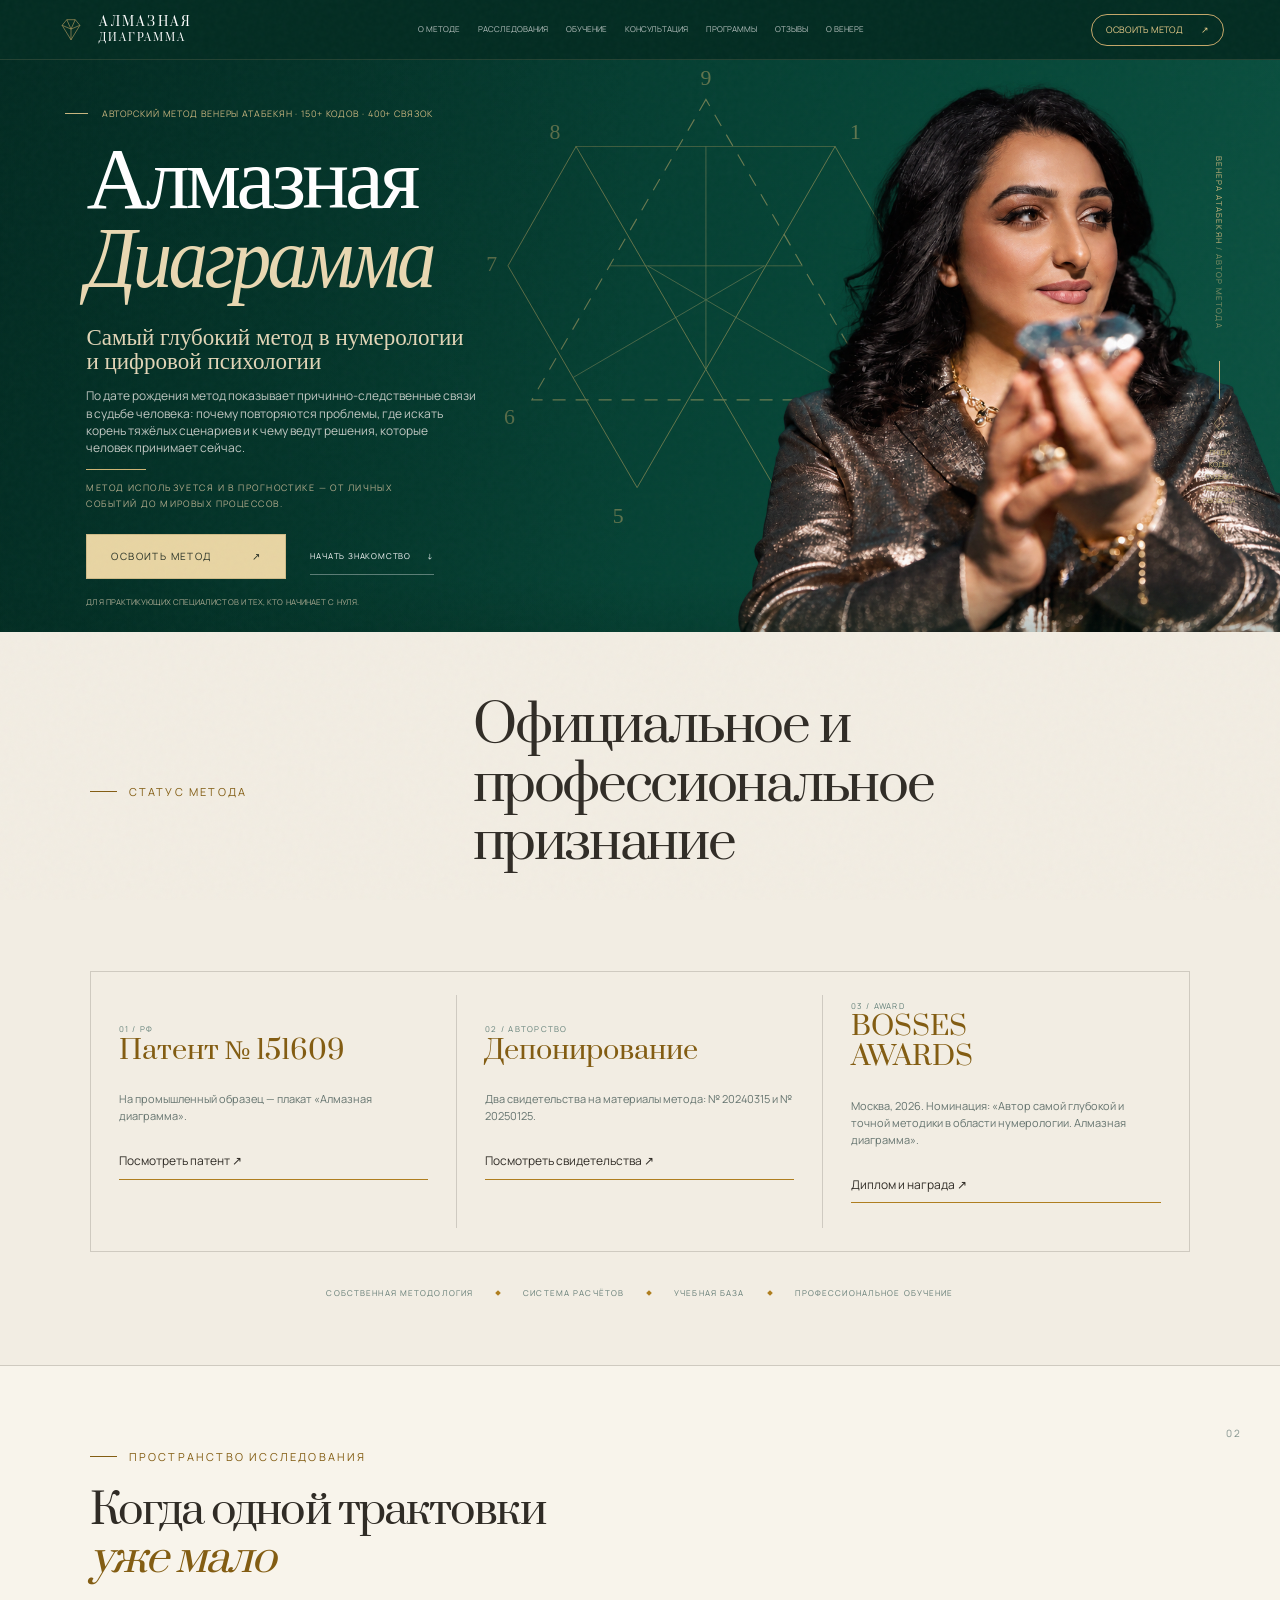
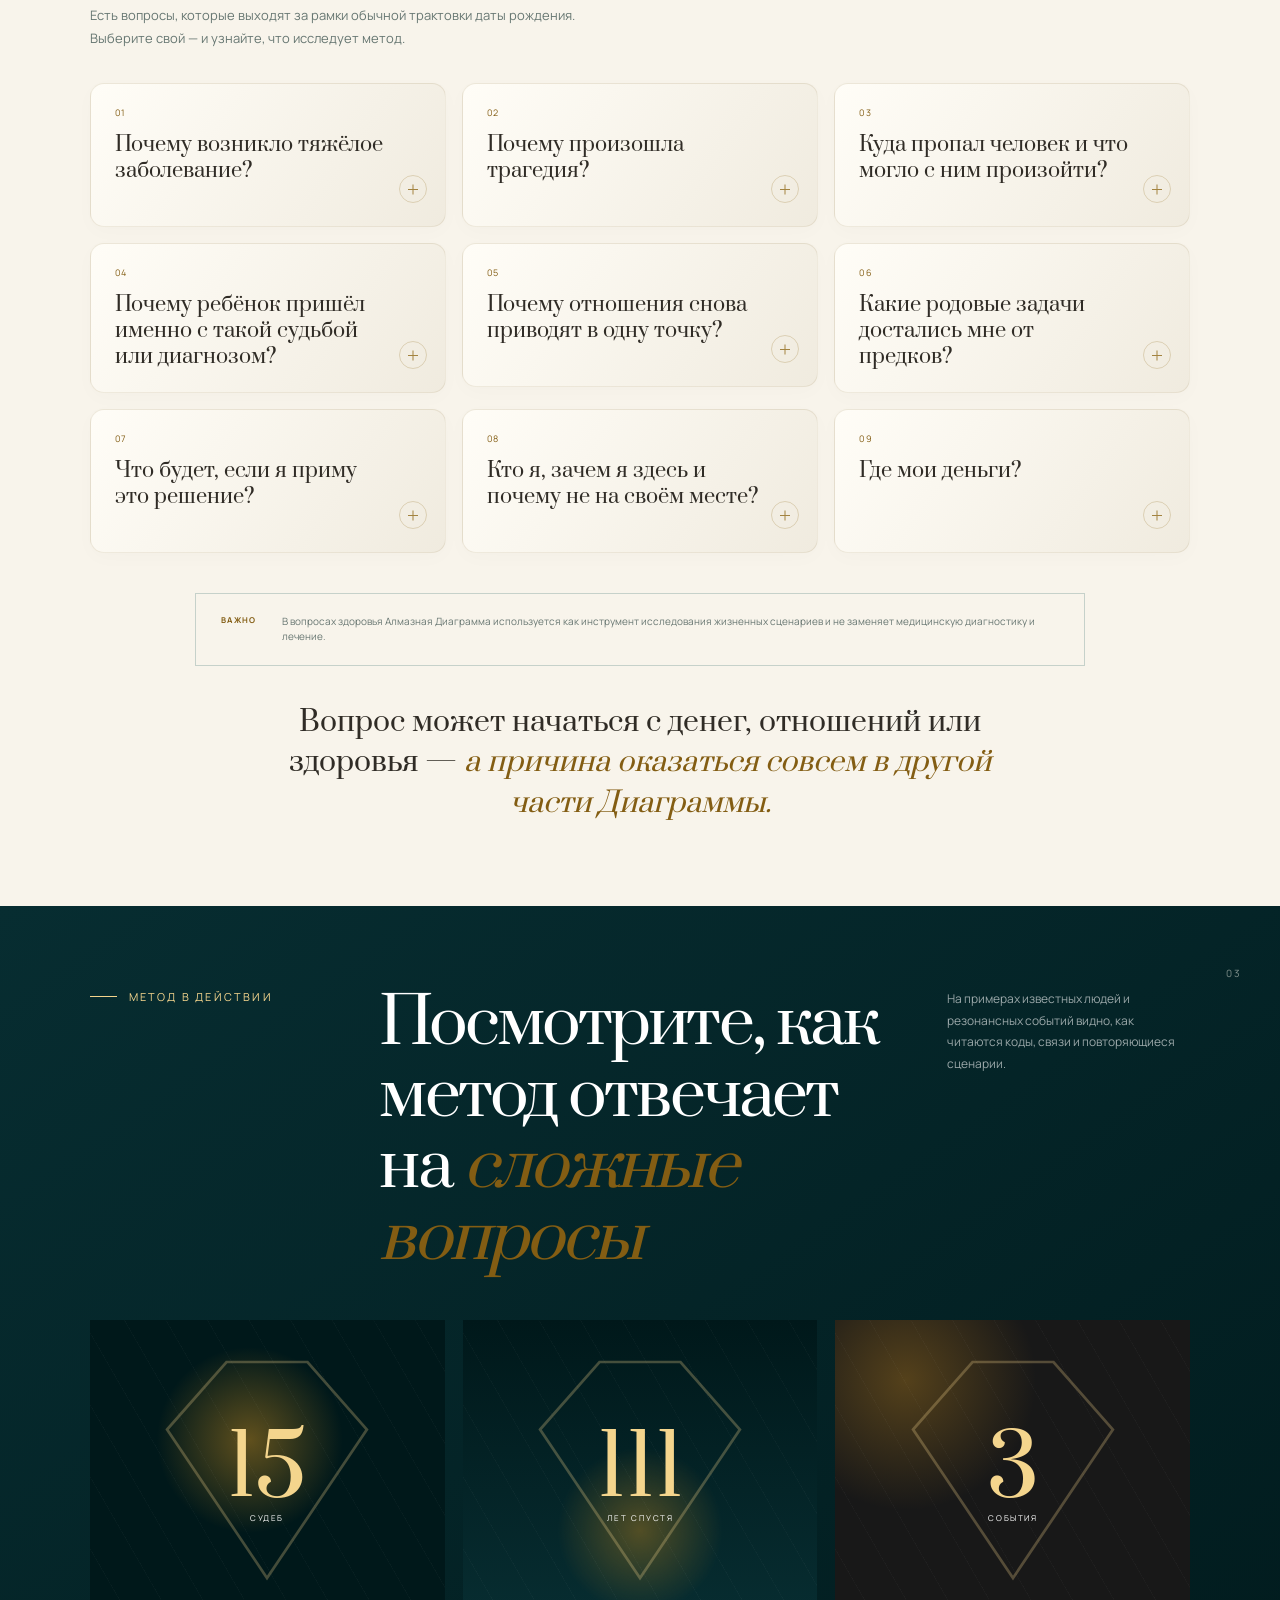
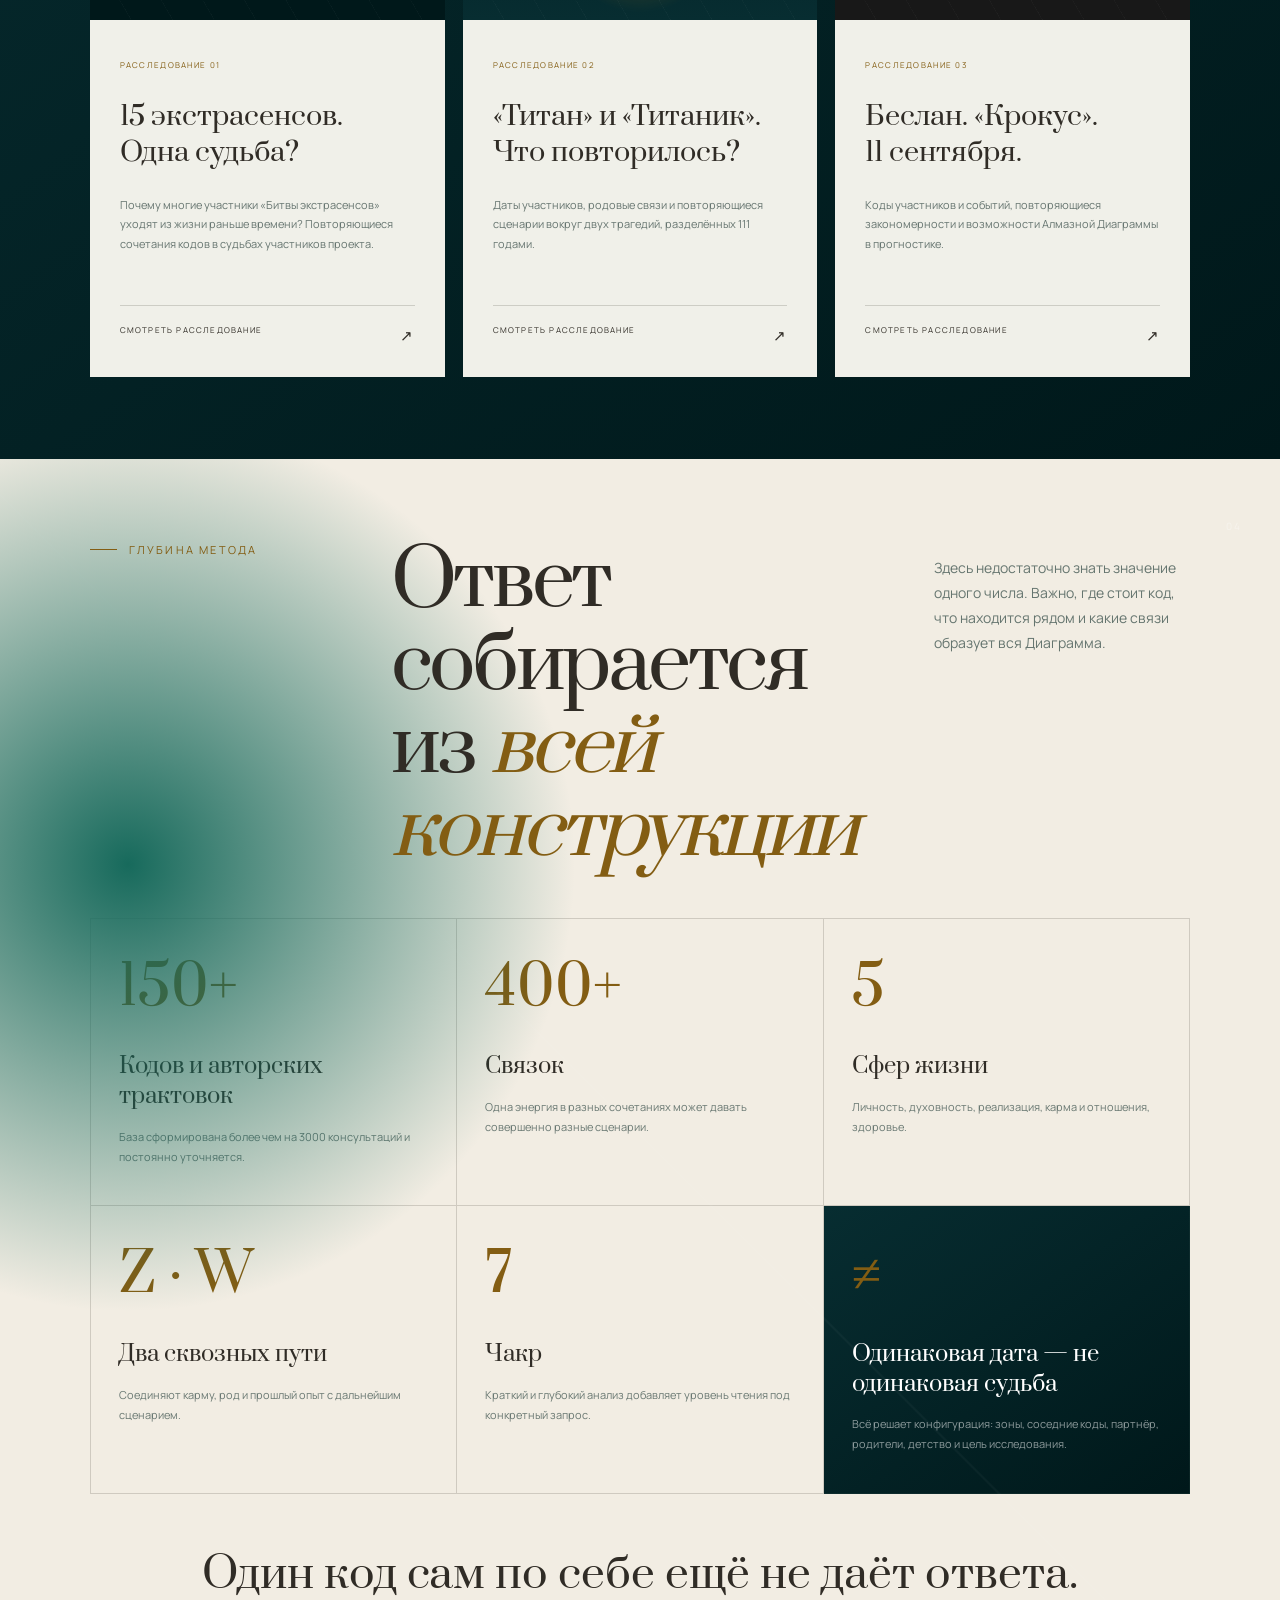
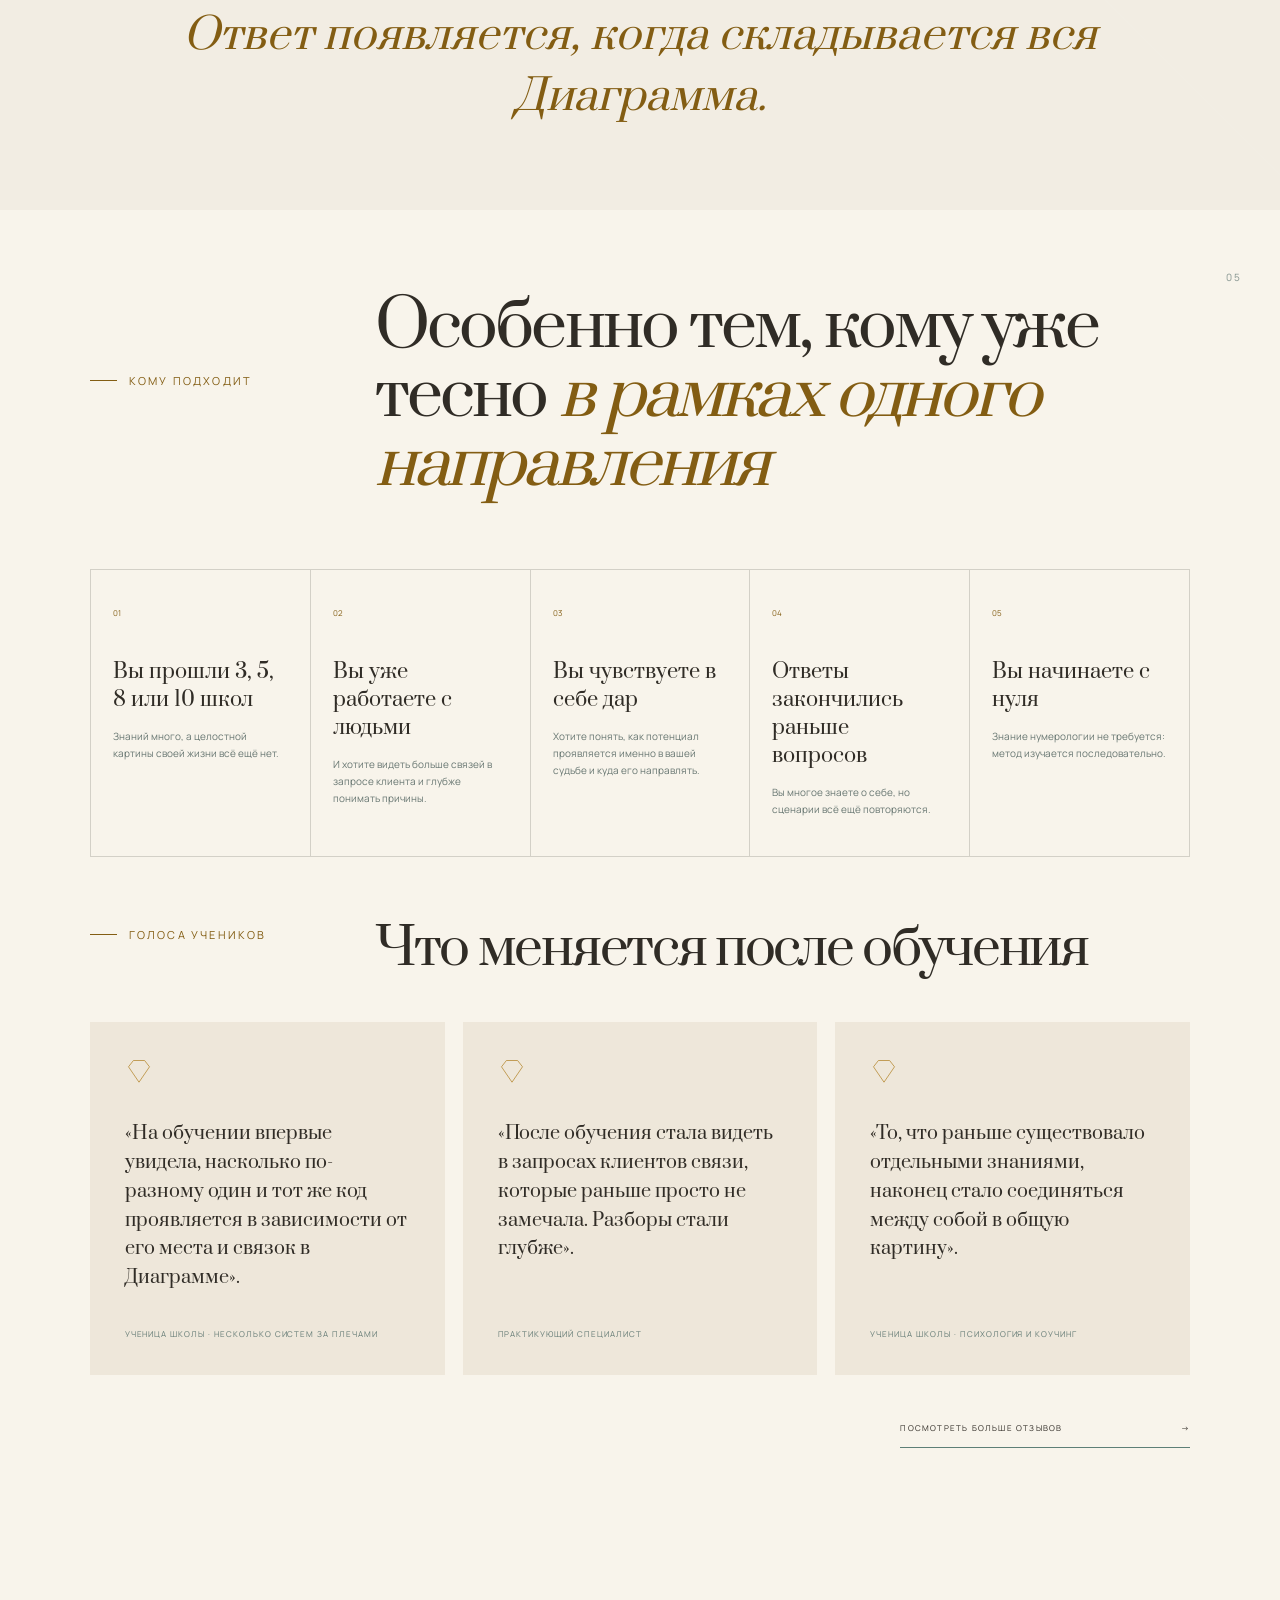
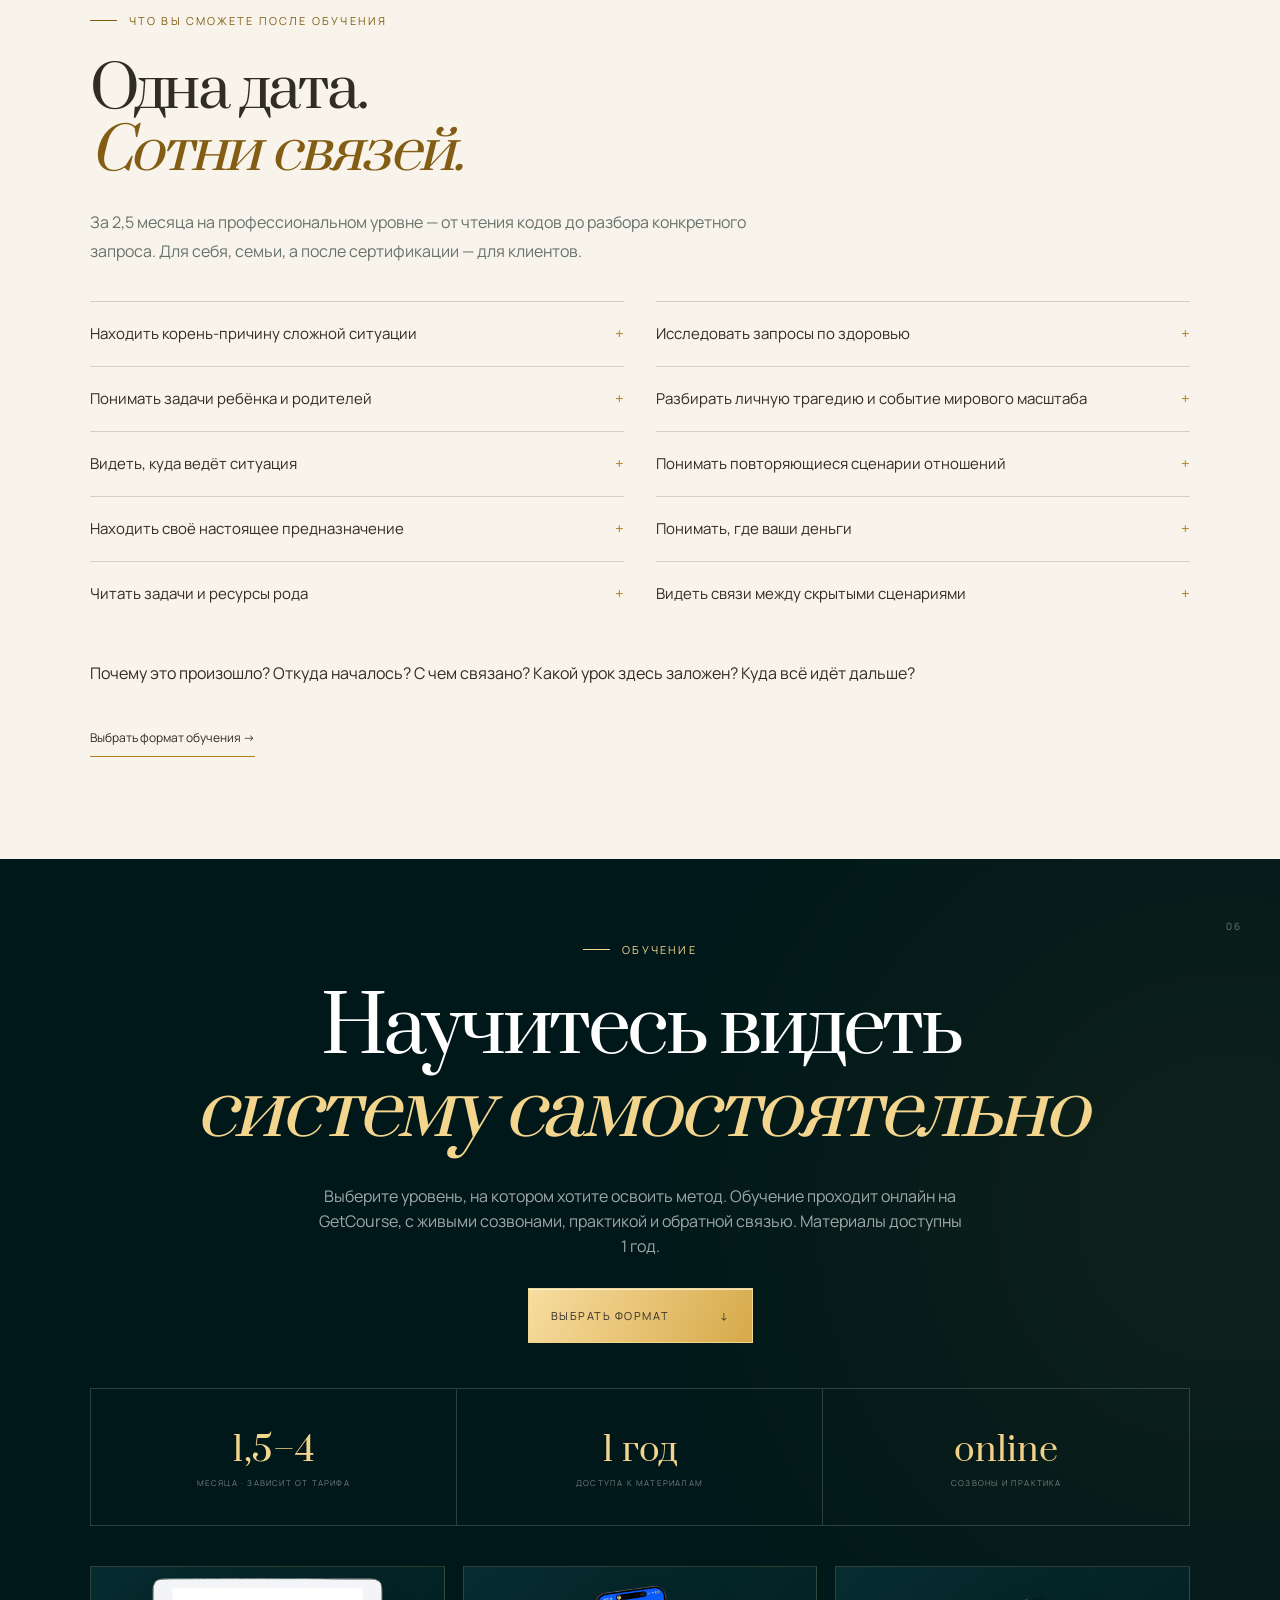
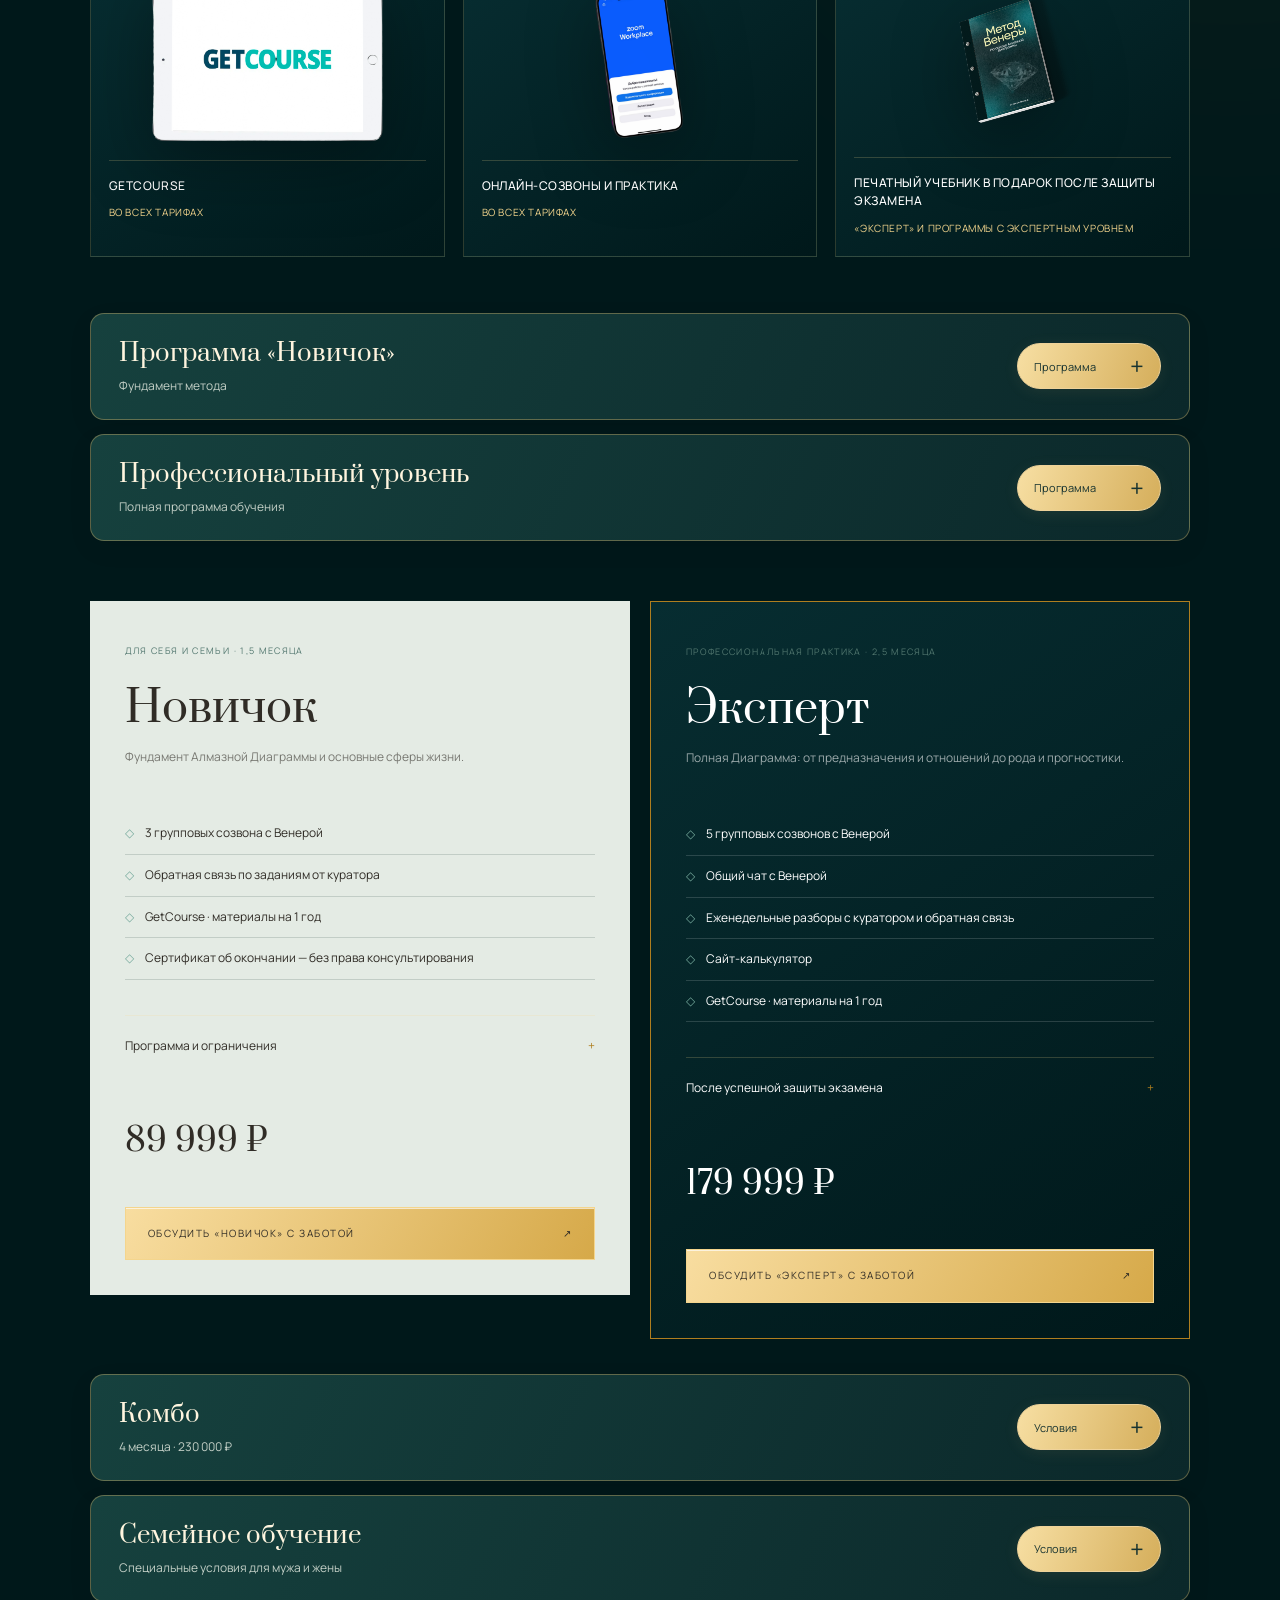
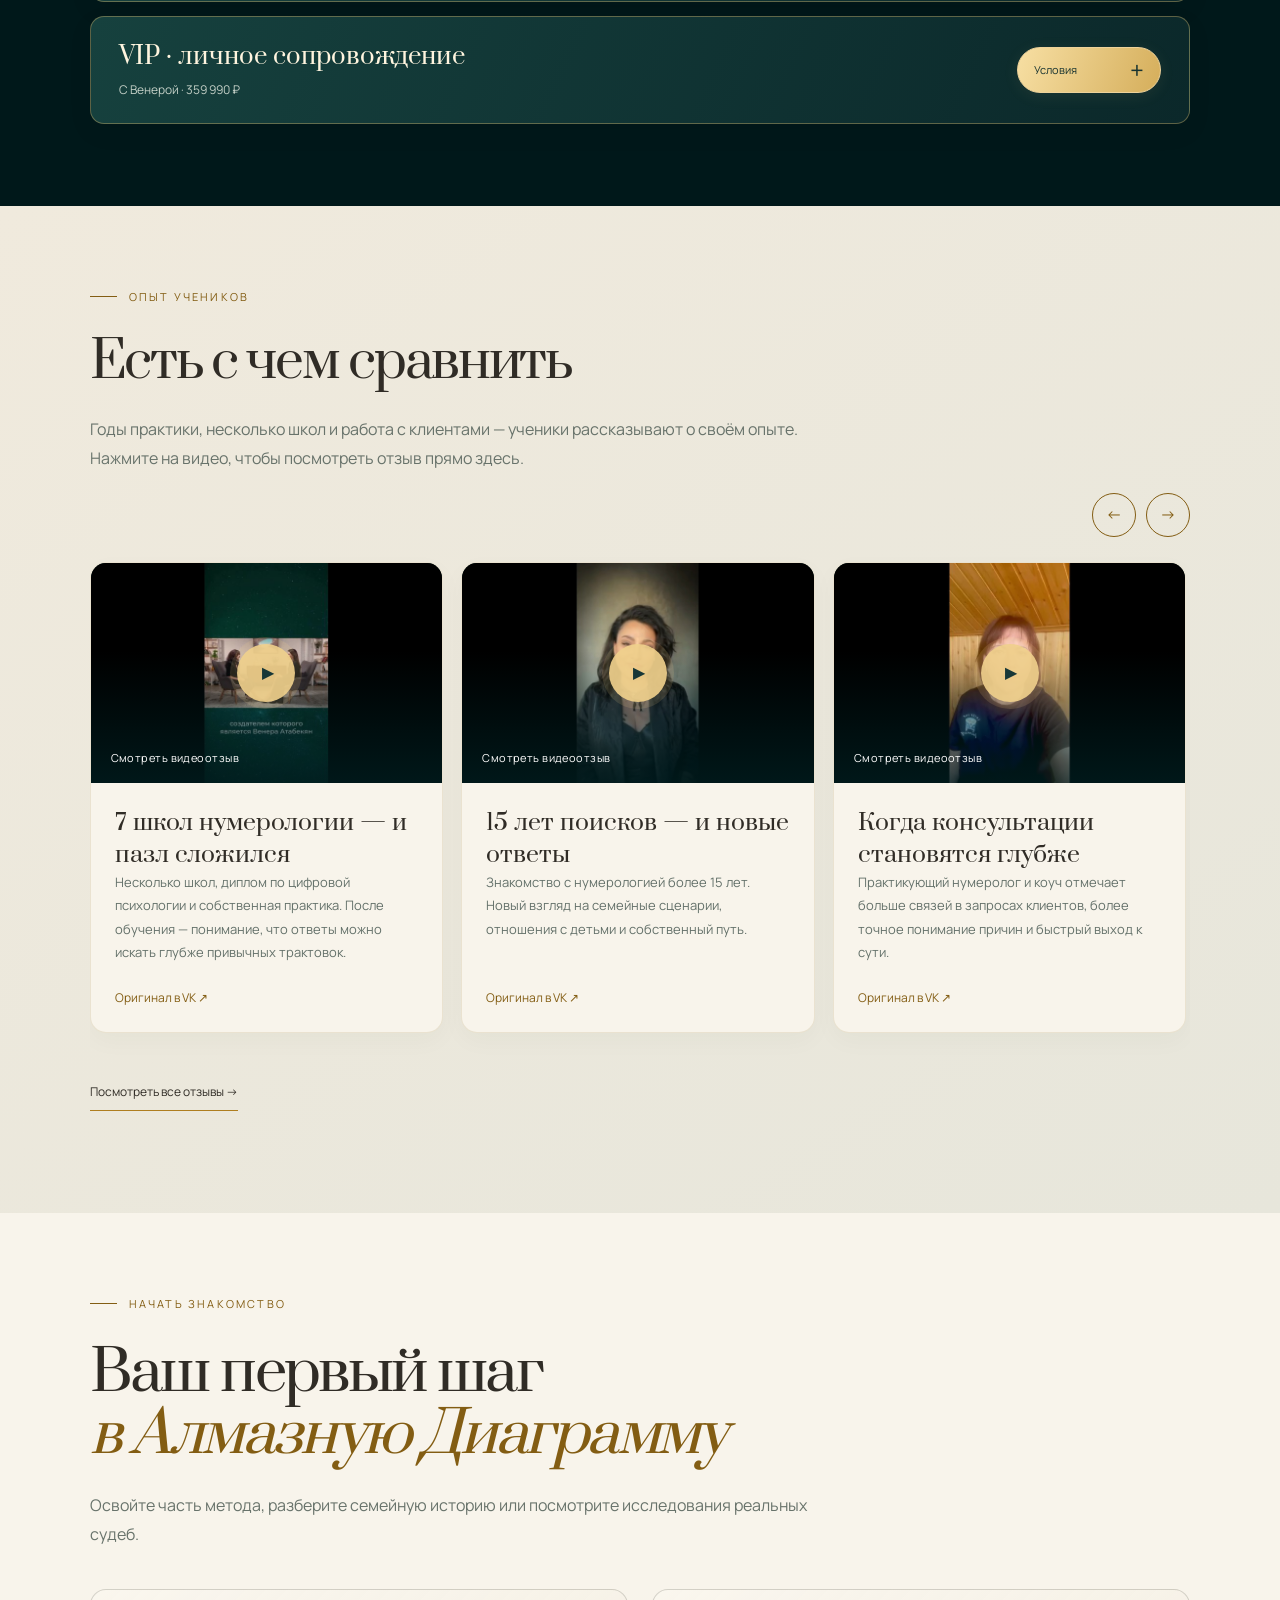
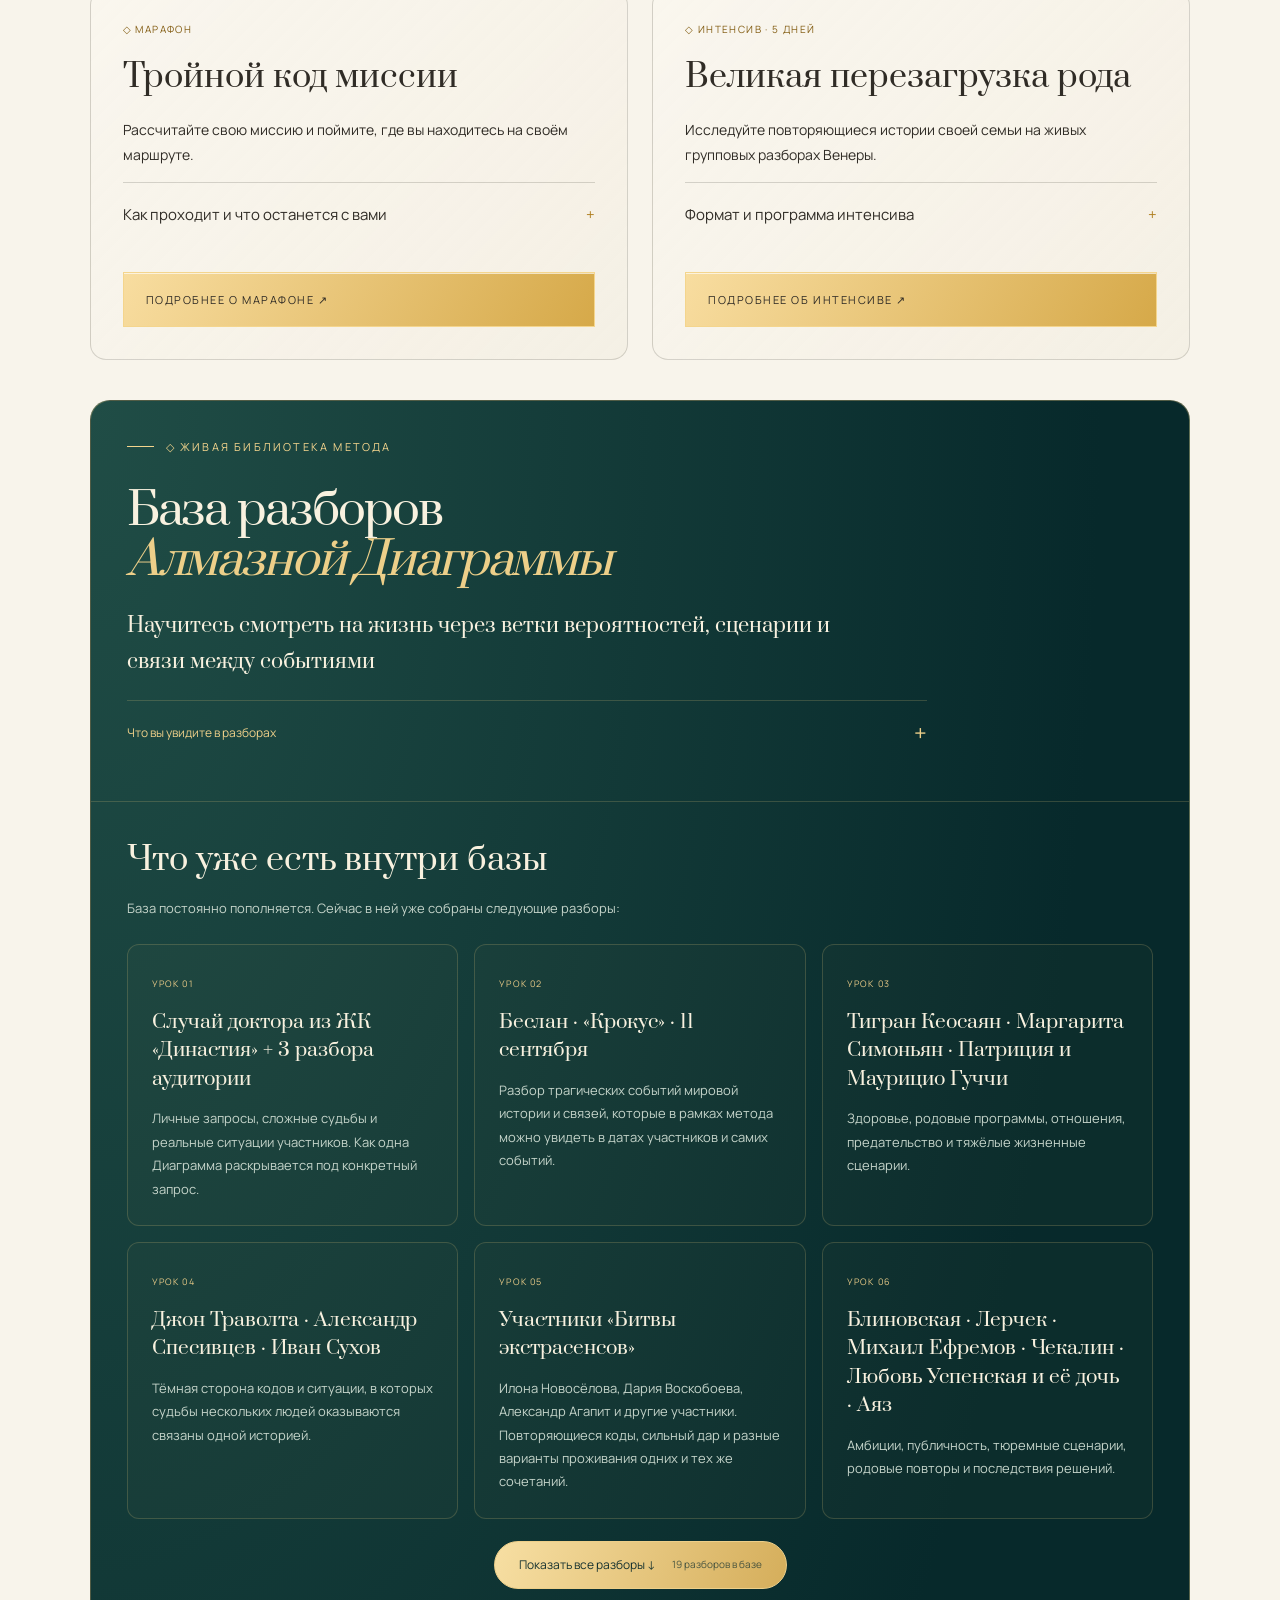
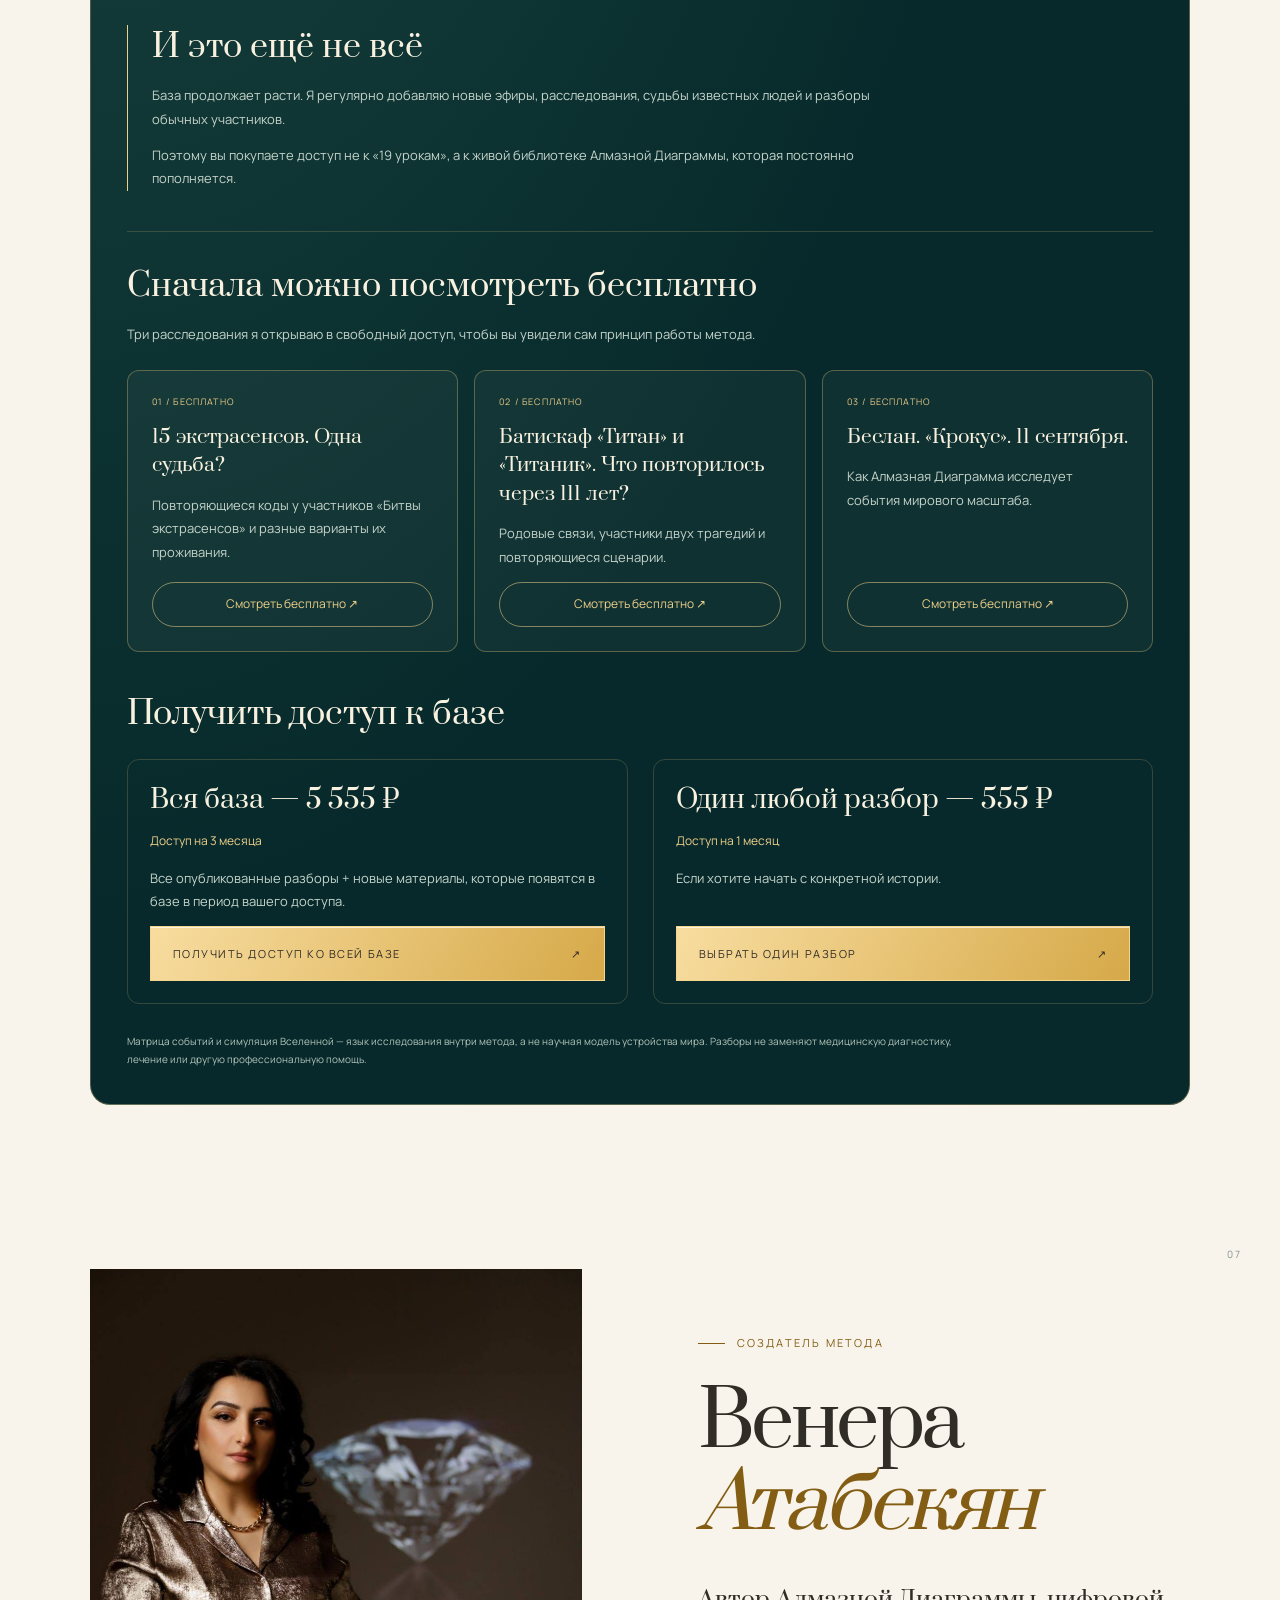
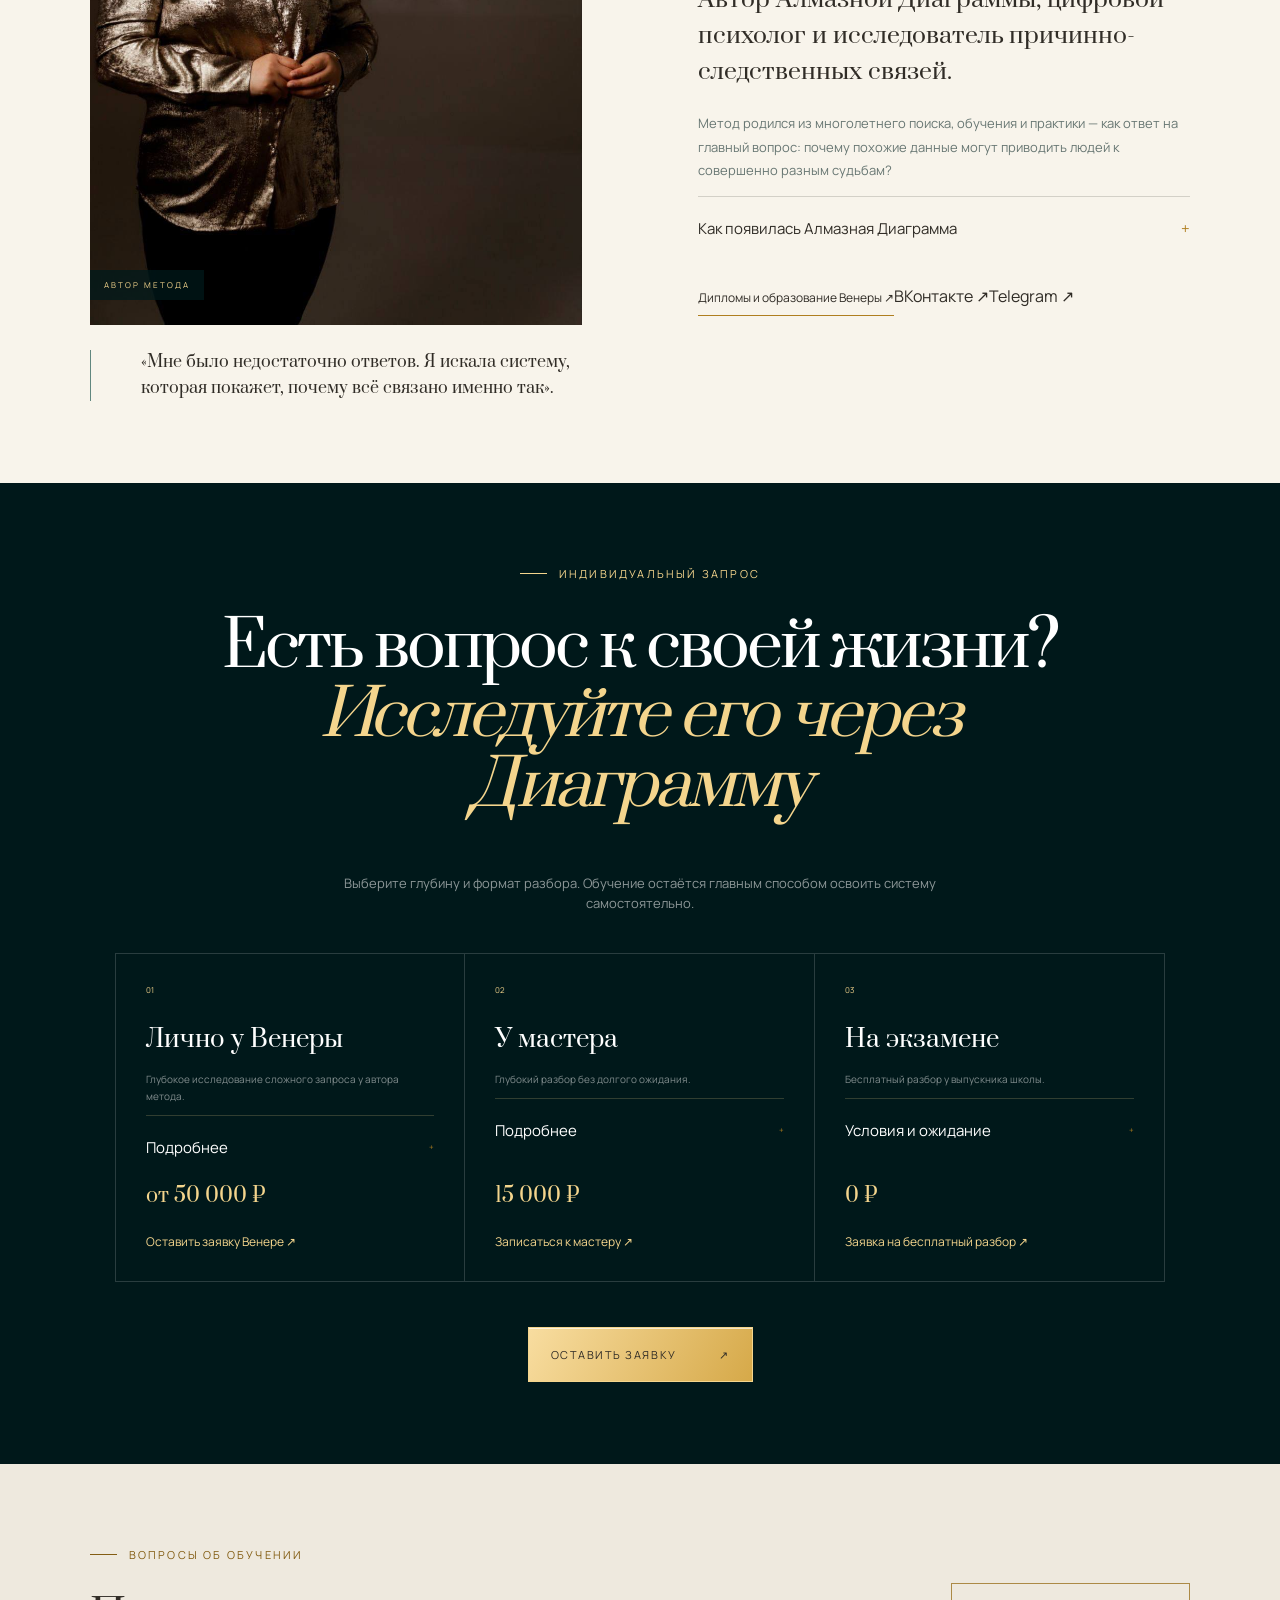
<file: index.html>
<!doctype html>
<html lang="ru">
<head>
  <meta charset="UTF-8">
  <meta name="viewport" content="width=device-width, initial-scale=1.0">
  <meta name="description" content="Алмазная Диаграмма — авторский метод цифровой психологии Венеры Атабекян.">
  <meta name="theme-color" content="#062e29">
  <title>Алмазная Диаграмма — метод Венеры Атабекян</title>
  <link rel="preconnect" href="https://fonts.googleapis.com">
  <link rel="preconnect" href="https://fonts.gstatic.com" crossorigin>
  <link href="https://fonts.googleapis.com/css2?family=Manrope:wght@400;500;600&family=Prata&display=swap" rel="stylesheet">
  <link rel="stylesheet" href="styles.css">
  <link rel="stylesheet" href="hero-layers.css">
  <link rel="stylesheet" href="content-layout.css">
  <link rel="stylesheet" href="design-polish.css">
</head>
<body>
  <div class="noise" aria-hidden="true"></div>
  <header class="site-header" id="top">
    <a class="brand" href="#top" aria-label="Алмазная Диаграмма — на главную">
      <svg class="brand__mark" viewBox="0 0 64 64" aria-hidden="true"><path d="M13 22 23 10h18l10 12-19 31L13 22Z"/><path d="m13 22 19 8 19-8M23 10l9 20 9-20M32 30v23"/></svg>
      <span><b>Алмазная</b><small>Диаграмма</small></span>
    </a>
    <nav class="desktop-nav" aria-label="Основная навигация">
      <a href="#method">О методе</a><a href="#investigations">Расследования</a><a href="#study">Обучение</a><a href="#consultation">Консультация</a><a href="#programs">Программы</a><a href="reviews.html">Отзывы</a><a href="#author">О Венере</a>
    </nav>
    <a class="header-cta" href="#study">Освоить метод <span>↗</span></a>
    <button class="menu-toggle" type="button" aria-label="Открыть меню" aria-expanded="false"><span></span><span></span></button>
  </header>

  <main>
    <section class="hero">
      <img class="hero__portrait" src="assets/source/venera-cutout.png" alt="Венера Атабекян держит алмаз" fetchpriority="high" width="1672" height="941">
      <div class="hero__glow" aria-hidden="true"></div>
      <div class="hero__copy reveal">
        <p class="eyebrow"><i></i> Авторский метод Венеры Атабекян · 150+ кодов · 400+ связок</p>
        <h1>Алмазная<br><em>Диаграмма</em></h1>
        <p class="hero__subtitle">Самый глубокий метод в нумерологии<br>и цифровой психологии</p>
        <p class="hero__lead">По дате рождения метод показывает причинно-следственные связи в судьбе человека: почему повторяются проблемы, где искать корень тяжёлых сценариев и к чему ведут решения, которые человек принимает сейчас.</p>
        <p class="hero__extra">Метод используется и в прогностике — от личных событий до мировых процессов.</p>
        <div class="hero__actions">
          <a class="button button--light" href="#study">Освоить метод <span>↗</span></a>
          <a class="text-link" href="#method">Начать знакомство <span>↓</span></a>
        </div>
        <p class="hero__audience">Для практикующих специалистов и тех, кто начинает с нуля.</p>
      </div>

      <div class="hero__visual reveal" aria-label="Символ Алмазной Диаграммы">
        <svg class="hero__diagram" viewBox="0 0 857 751" preserveAspectRatio="xMidYMid meet" role="img" aria-label="Стилизованный фрагмент Алмазной Диаграммы">
          <defs>
            <filter id="diagram-light" x="-100%" y="-100%" width="300%" height="300%"><feGaussianBlur stdDeviation="3" result="glow"/><feMerge><feMergeNode in="glow"/><feMergeNode in="SourceGraphic"/></feMerge></filter>
            <radialGradient id="diagram-halo"><stop stop-color="#fff5ca"/><stop offset=".15" stop-color="#ffd77e" stop-opacity=".8"/><stop offset="1" stop-color="#d99a34" stop-opacity="0"/></radialGradient>
          </defs>
          <g class="hero__diagram-rings"><ellipse cx="413" cy="357" rx="270" ry="325"/><ellipse cx="413" cy="357" rx="214" ry="285"/><path d="M413 28V704M111 357H715"/></g>
          <g class="hero__diagram-main">
            <path d="M228 146 131 316 315 632 597 146"/>
            <path d="M597 146 695 316 511 632 228 146"/>
          </g>
          <g class="hero__diagram-ghost">
            <path d="M413 79 165 507H661L413 79Z"/>
          </g>
          <g class="hero__diagram-accent">
            <path class="hero__diagram-horizontal" d="M228 146H597M276 316H551"/>
            <path d="M413 146V463"/>
            <path d="M330 316 602 475M224 475 496 316"/>
          </g>
          <g class="hero__diagram-numbers"><text x="413" y="59">9</text><text x="198" y="136">8</text><text x="108" y="324">7</text><text x="133" y="541">6</text><text x="288" y="682">5</text><text x="550" y="682">4</text><text x="697" y="541">3</text><text x="735" y="324">2</text><text x="626" y="136">1</text></g>
          <g class="hero__diagram-stars" filter="url(#diagram-light)">
            <path d="M413 63v32m-11-16h22M228 134v24m-9-12h18M131 301v30m-11-15h22M165 490v34m-12-17h24M315 620v24m-9-12h18M413 342v46m-16-23h32M330 304v24m-8-12h16M224 463v24m-8-12h16"/>
            <circle cx="413" cy="365" r="3"/><circle cx="131" cy="316" r="2"/><circle cx="165" cy="507" r="3"/><circle cx="413" cy="79" r="2"/>
          </g>
          <g fill="url(#diagram-halo)"><circle cx="413" cy="365" r="30"/><circle cx="165" cy="507" r="24"/><circle cx="413" cy="79" r="20"/></g>
        </svg>
        <svg class="diamond-main" viewBox="0 0 620 700" role="img" aria-label="Гранёный алмаз">
          <defs>
            <linearGradient id="emerald" x1="0" y1="0" x2="1" y2="1"><stop stop-color="#8fe0c6"/><stop offset=".45" stop-color="#197665"/><stop offset="1" stop-color="#04332e"/></linearGradient>
            <linearGradient id="shine" x1=".1" y1="0" x2=".8" y2="1"><stop stop-color="#fff" stop-opacity=".78"/><stop offset="1" stop-color="#b0f5df" stop-opacity=".06"/></linearGradient>
            <filter id="shadow"><feDropShadow dx="0" dy="28" stdDeviation="22" flood-color="#001b17" flood-opacity=".55"/></filter>
          </defs>
          <g filter="url(#shadow)">
            <path d="m89 229 109-127h224l109 127-221 370L89 229Z" fill="url(#emerald)" stroke="#b7ebda" stroke-width="2"/>
            <g fill="none" stroke="url(#shine)" stroke-width="2">
              <path d="m89 229 221 74 221-74M198 102l112 201 112-201M310 303v296M89 229l150 32-41-159M531 229l-150 32 41-159M239 261l71 338 71-338"/>
            </g>
            <path d="m89 229 150 32 71 338Z" fill="#042e29" opacity=".25"/><path d="m422 102-41 159 150-32Z" fill="#d6fff1" opacity=".14"/>
          </g>
        </svg>
        <div class="orbit orbit--one"></div><div class="orbit orbit--two"></div>
        <span class="visual-note visual-note--one">150+<small>основных кодов</small></span>
        <span class="visual-note visual-note--two">400+<small>авторских связок</small></span>
        <span class="hero__author">Венера Атабекян <small>автор метода</small></span>
      </div>
      <aside class="hero__signature" aria-label="Венера Атабекян — автор метода"><p>Венера Атабекян <span> / автор метода</span></p><i></i><b aria-hidden="true">♢</b><small>Люди<br>Коды<br>Судьбы<br>Решения<br>Свобода</small><b aria-hidden="true">♢</b></aside>
    </section>

    <section class="proof" aria-label="Статус метода">
      <div class="proof__heading"><p class="eyebrow eyebrow--dark"><i></i> Статус метода</p><h2>Официальное и профессиональное признание</h2></div>
      <div class="proof__cards">
        <article><span>01 / РФ</span><strong>Патент № 151609</strong><p>На промышленный образец — плакат «Алмазная диаграмма».</p><a class="inline-link" href="documents.html#patent">Посмотреть патент ↗</a></article>
        <article><span>02 / АВТОРСТВО</span><strong>Депонирование</strong><p>Два свидетельства на материалы метода: № 20240315 и № 20250125.</p><a class="inline-link" href="documents.html#deposit-2024">Посмотреть свидетельства ↗</a></article>
        <article><span>03 / AWARD</span><strong>BOSSES<br>AWARDS</strong><p>Москва, 2026. Номинация: «Автор самой глубокой и точной методики в области нумерологии. Алмазная диаграмма».</p><a class="inline-link" href="documents.html#awards">Диплом и награда ↗</a></article>
        <!-- Future award slot: add verified Skolkovo materials manually when provided. -->
      </div>
      <p class="proof__foot">Собственная методология <i></i> система расчётов <i></i> учебная база <i></i> профессиональное обучение</p>
    </section>

    <section class="questions section" id="method">
      <div class="section-number">02</div>
      <div class="questions__head reveal"><p class="eyebrow eyebrow--dark"><i></i> Пространство исследования</p><h2>Когда одной трактовки<br><em>уже мало</em></h2><p>Есть вопросы, которые выходят за рамки обычной трактовки даты рождения. Выберите свой — и узнайте, что исследует метод.</p></div>
      <div class="question-grid">
        <details class="question-card reveal"><summary><span>01</span><h3>Почему возникло тяжёлое заболевание?</h3><i></i></summary><p>Какой урок мог остаться непройденным, как он связан с кодами здоровья и что можно изменить, чтобы не усиливать этот сценарий дальше.</p></details>
        <details class="question-card reveal"><summary><span>02</span><h3>Почему произошла трагедия?</h3><i></i></summary><p>Какие коды и связки проявились до события, что привело именно к такой точке и какие закономерности были заложены раньше.</p></details>
        <details class="question-card reveal"><summary><span>03</span><h3>Куда пропал человек и что могло с ним произойти?</h3><i></i></summary><p>Метод не рекомендуется использовать для поиска пропавших: к тому, что может открыться, готовы не все. Но в практике были случаи, когда через Диаграмму удавалось найти человека.</p></details>
        <details class="question-card reveal"><summary><span>04</span><h3>Почему ребёнок пришёл именно с такой судьбой или диагнозом?</h3><i></i></summary><p>Что показывает его Диаграмма, какие задачи связаны с родителями и какие родовые программы проявились через ребёнка.</p></details>
        <details class="question-card reveal"><summary><span>05</span><h3>Почему отношения снова приводят в одну точку?</h3><i></i></summary><p>Почему появляются именно такие партнёры, какой сценарий повторяется и какие уроки важно пройти для близости и роста.</p></details>
        <details class="question-card reveal"><summary><span>06</span><h3>Какие родовые задачи достались мне от предков?</h3><i></i></summary><p>Что пришло по материнской и отцовской линии и где находится родовой ресурс для денег, реализации и семьи.</p></details>
        <details class="question-card reveal"><summary><span>07</span><h3>Что будет, если я приму это решение?</h3><i></i></summary><p>Какие варианты развития событий открываются дальше — в личной прогностике и исследовании процессов мирового масштаба.</p></details>
        <details class="question-card reveal"><summary><span>08</span><h3>Кто я, зачем я здесь и почему не на своём месте?</h3><i></i></summary><p>Как раскрывается тройной код миссии, какие этапы предназначения уже пройдены и где человек мог свернуть с маршрута.</p></details>
        <details class="question-card reveal"><summary><span>09</span><h3>Где мои деньги?</h3><i></i></summary><p>Что связано с финансовым потоком, почему доход упирается в потолок, деньги уходят или реализация годами не складывается.</p></details>
      </div>
      <div class="medical-note reveal"><strong>Важно</strong><p>В вопросах здоровья Алмазная Диаграмма используется как инструмент исследования жизненных сценариев и не заменяет медицинскую диагностику и лечение.</p></div>
      <p class="questions__conclusion reveal">Вопрос может начаться с денег, отношений или здоровья — <em>а причина оказаться совсем в другой части Диаграммы.</em></p>
    </section>

    <section class="investigations section section--green" id="investigations">
      <div class="section-number">03</div>
      <div class="investigations__head reveal"><p class="eyebrow"><i></i> Метод в действии</p><h2>Посмотрите, как метод отвечает на <em>сложные вопросы</em></h2><p>На примерах известных людей и резонансных событий видно, как читаются коды, связи и повторяющиеся сценарии.</p></div>
      <div class="investigation-grid">
        <article class="investigation reveal"><div class="investigation__cover"><span>15</span><small>судеб</small><svg viewBox="0 0 100 100"><path d="m13 35 22-25h30l22 25-37 55L13 35Z"/></svg></div><div class="investigation__body"><span>Расследование 01</span><h3>15 экстрасенсов.<br>Одна судьба?</h3><p>Почему многие участники «Битвы экстрасенсов» уходят из жизни раньше времени? Повторяющиеся сочетания кодов в судьбах участников проекта.</p><a href="https://metod-venery.online/razbor3" target="_blank" rel="noopener">Смотреть расследование <b>↗</b></a></div></article>
        <article class="investigation reveal"><div class="investigation__cover investigation__cover--ocean"><span>111</span><small>лет спустя</small><svg viewBox="0 0 100 100"><path d="m13 35 22-25h30l22 25-37 55L13 35Z"/></svg></div><div class="investigation__body"><span>Расследование 02</span><h3>«Титан» и «Титаник».<br>Что повторилось?</h3><p>Даты участников, родовые связи и повторяющиеся сценарии вокруг двух трагедий, разделённых 111 годами.</p><a href="https://metod-venery.online/razbor3" target="_blank" rel="noopener">Смотреть расследование <b>↗</b></a></div></article>
        <article class="investigation reveal"><div class="investigation__cover investigation__cover--dates"><span>3</span><small>события</small><svg viewBox="0 0 100 100"><path d="m13 35 22-25h30l22 25-37 55L13 35Z"/></svg></div><div class="investigation__body"><span>Расследование 03</span><h3>Беслан. «Крокус».<br>11 сентября.</h3><p>Коды участников и событий, повторяющиеся закономерности и возможности Алмазной Диаграммы в прогностике.</p><a href="https://metod-venery.online/razbor3" target="_blank" rel="noopener">Смотреть расследование <b>↗</b></a></div></article>
      </div>
    </section>

    <section class="depth section">
      <div class="section-number">04</div>
      <div class="depth__head reveal"><p class="eyebrow eyebrow--dark"><i></i> Глубина метода</p><h2>Ответ собирается из <em>всей конструкции</em></h2><p>Здесь недостаточно знать значение одного числа. Важно, где стоит код, что находится рядом и какие связи образует вся Диаграмма.</p></div>
      <div class="method-grid">
        <article class="method-card reveal"><strong>150+</strong><h3>Кодов и авторских трактовок</h3><p>База сформирована более чем на 3000 консультаций и постоянно уточняется.</p></article>
        <article class="method-card reveal"><strong>400+</strong><h3>Связок</h3><p>Одна энергия в разных сочетаниях может давать совершенно разные сценарии.</p></article>
        <article class="method-card reveal"><strong>5</strong><h3>Сфер жизни</h3><p>Личность, духовность, реализация, карма и отношения, здоровье.</p></article>
        <article class="method-card reveal"><strong>Z · W</strong><h3>Два сквозных пути</h3><p>Соединяют карму, род и прошлый опыт с дальнейшим сценарием.</p></article>
        <article class="method-card reveal"><strong>7</strong><h3>Чакр</h3><p>Краткий и глубокий анализ добавляет уровень чтения под конкретный запрос.</p></article>
        <article class="method-card method-card--accent reveal"><strong>≠</strong><h3>Одинаковая дата — не одинаковая судьба</h3><p>Всё решает конфигурация: зоны, соседние коды, партнёр, родители, детство и цель исследования.</p></article>
      </div>
      <p class="method-final reveal">Один код сам по себе ещё не даёт ответа.<br><em>Ответ появляется, когда складывается вся Диаграмма.</em></p>
    </section>

    <section class="audience section">
      <div class="section-number">05</div>
      <div class="audience__head reveal"><p class="eyebrow eyebrow--dark"><i></i> Кому подходит</p><h2>Особенно тем, кому уже тесно <em>в рамках одного направления</em></h2></div>
      <div class="audience-grid">
        <article class="audience-card reveal"><span>01</span><h3>Вы прошли 3, 5, 8 или 10 школ</h3><p>Знаний много, а целостной картины своей жизни всё ещё нет.</p></article>
        <article class="audience-card reveal"><span>02</span><h3>Вы уже работаете с людьми</h3><p>И хотите видеть больше связей в запросе клиента и глубже понимать причины.</p></article>
        <article class="audience-card reveal"><span>03</span><h3>Вы чувствуете в себе дар</h3><p>Хотите понять, как потенциал проявляется именно в вашей судьбе и куда его направлять.</p></article>
        <article class="audience-card reveal"><span>04</span><h3>Ответы закончились раньше вопросов</h3><p>Вы многое знаете о себе, но сценарии всё ещё повторяются.</p></article>
        <article class="audience-card reveal"><span>05</span><h3>Вы начинаете с нуля</h3><p>Знание нумерологии не требуется: метод изучается последовательно.</p></article>
      </div>
      <div class="testimonials" id="reviews">
        <div class="testimonials__head reveal"><p class="eyebrow eyebrow--dark"><i></i> Голоса учеников</p><h2>Что меняется после обучения</h2></div>
        <div class="testimonial-track">
          <blockquote class="reveal"><svg viewBox="0 0 40 40"><path d="m5 14 7-9h16l7 9-15 22L5 14Z"/></svg><p>«На обучении впервые увидела, насколько по-разному один и тот же код проявляется в зависимости от его места и связок в Диаграмме».</p><span>Ученица школы · несколько систем за плечами</span></blockquote>
          <blockquote class="reveal"><svg viewBox="0 0 40 40"><path d="m5 14 7-9h16l7 9-15 22L5 14Z"/></svg><p>«После обучения стала видеть в запросах клиентов связи, которые раньше просто не замечала. Разборы стали глубже».</p><span>Практикующий специалист</span></blockquote>
          <blockquote class="reveal"><svg viewBox="0 0 40 40"><path d="m5 14 7-9h16l7 9-15 22L5 14Z"/></svg><p>«То, что раньше существовало отдельными знаниями, наконец стало соединяться между собой в общую картину».</p><span>Ученица школы · психология и коучинг</span></blockquote>
        </div>
        <a class="reviews-link" href="reviews.html">Посмотреть больше отзывов <span>→</span></a>
      </div>
    </section>

<section class="section learning-outcomes" id="outcomes"><p class="eyebrow eyebrow--dark"><i></i>Что вы сможете после обучения</p><h2>Одна дата.<br><em>Сотни связей.</em></h2><p class="section-lead">За 2,5 месяца на профессиональном уровне — от чтения кодов до разбора конкретного запроса. Для себя, семьи, а после сертификации — для клиентов.</p><div class="detail-grid"><details class="content-detail"><summary>Находить корень-причину сложной ситуации<span aria-hidden="true">+</span></summary><div><p>Понимать, почему это произошло именно сейчас, откуда начался сценарий, что продолжает его поддерживать и к чему он ведёт дальше.</p></div></details><details class="content-detail"><summary>Исследовать запросы по здоровью<span aria-hidden="true">+</span></summary><div><p>Смотреть, с какими жизненными уроками, родовыми программами, отношениями с родителями, детством и травмами в рамках метода связан запрос по здоровью. Путь здоровья в Диаграмме может вести от кармы здоровья к роду, родителям и детству. Метод не заменяет медицинскую диагностику и лечение.</p></div></details><details class="content-detail"><summary>Понимать задачи ребёнка и родителей<span aria-hidden="true">+</span></summary><div><p>Какие задачи связывают ребёнка и родителей, что проявляется через род и какой смысл эта история имеет в общей картине семьи.</p></div></details><details class="content-detail"><summary>Разбирать личную трагедию и событие мирового масштаба<span aria-hidden="true">+</span></summary><div><p>Собирать в одну картину коды события, участников и обстоятельств и исследовать, почему всё пришло именно к такой точке.</p></div></details><details class="content-detail"><summary>Видеть, куда ведёт ситуация<span aria-hidden="true">+</span></summary><div><p>Работать с ветками вероятности: что может произойти при текущем сценарии, как на него влияют решения человека и в какой точке направление ещё можно изменить.</p></div></details><details class="content-detail"><summary>Понимать повторяющиеся сценарии отношений<span aria-hidden="true">+</span></summary><div><p>Почему человек встречает именно таких партнёров, какие уроки запускаются в паре, что мешает отношениям и что важно пройти для близости, развития и счастья.</p></div></details><details class="content-detail"><summary>Находить своё настоящее предназначение<span aria-hidden="true">+</span></summary><div><p>Видеть предназначение шире профессии: зачем человек пришёл, какие этапы миссии ему предстоит пройти и через какие профессии, проекты и формы реализации она может раскрыться.</p></div></details><details class="content-detail"><summary>Понимать, где ваши деньги<span aria-hidden="true">+</span></summary><div><p>Разбирать денежную карму, реализацию, профессию, внутренние ограничения и ресурсы рода — и видеть, что мешает деньгам приходить, расти или оставаться.</p></div></details><details class="content-detail"><summary>Читать задачи и ресурсы рода<span aria-hidden="true">+</span></summary><div><p>Понимать, что досталось от предков по материнской и отцовской линиям, какие программы продолжаются через поколения и где находится ресурс рода для денег, реализации, отношений и семьи.</p></div></details><details class="content-detail"><summary>Видеть связи между скрытыми сценариями<span aria-hidden="true">+</span></summary><div><p>Детские травмы, родительские программы, кризисные точки, фатальные погрешности, скрытые способности и повторяющиеся сценарии — и связи между ними.</p></div></details></div><p>Почему это произошло? Откуда началось? С чем связано? Какой урок здесь заложен? Куда всё идёт дальше?</p><a class="inline-link" href="#formats">Выбрать формат обучения →</a></section>
    <section class="study section" id="study">
      <div class="section-number">06</div>
      <div class="study__glow"></div>
      <div class="study__intro reveal"><p class="eyebrow"><i></i> Обучение</p><h2>Научитесь видеть<br><em>систему самостоятельно</em></h2><p>Выберите уровень, на котором хотите освоить метод. Обучение проходит онлайн на GetCourse, с живыми созвонами, практикой и обратной связью. Материалы доступны 1 год.</p><a class="button button--light" href="#formats">Выбрать формат <span>↓</span></a></div>
      <div class="study__meta reveal"><div><strong>1,5–4</strong><span>месяца · зависит от тарифа</span></div><div><strong>1 год</strong><span>доступа к материалам</span></div><div><strong>online</strong><span>созвоны и практика</span></div></div>
      <div class="study-gallery reveal" aria-label="Материалы и инструменты обучения">
        <figure><img src="assets/source/portrait-a.png" alt="Обучение на платформе GetCourse" loading="lazy"><figcaption><strong>GetCourse</strong><span class="material-tier">Во всех тарифах</span></figcaption></figure>
        <figure><img src="assets/source/screen.png" alt="Онлайн-созвоны в Zoom" loading="lazy"><figcaption><strong>Онлайн-созвоны и практика</strong><span class="material-tier">Во всех тарифах</span></figcaption></figure>
        <figure><img src="assets/source/book.png" alt="Печатный учебник «Метод Венеры» — только для тарифа «Эксперт»" loading="lazy"><figcaption><strong>Печатный учебник в подарок после защиты экзамена</strong><span class="material-tier">«Эксперт» и программы с экспертным уровнем</span></figcaption></figure>
        <figure><img src="assets/source/portrait-c.png" alt="Сайт-калькулятор — только для тарифа «Эксперт»" loading="lazy"><figcaption><strong>Сайт-калькулятор</strong><span class="material-tier">«Эксперт» и программы с экспертным уровнем</span></figcaption></figure>
        <figure class="completion-certificate"><img src="assets/source/portrait-b.png" alt="Образец сертификата школы" loading="lazy"><figcaption><strong>Сертификат об окончании</strong><span class="material-tier">«Новичок» · без права консультирования</span></figcaption></figure>
        <figure><img src="assets/source/portrait-b.png" alt="Сертификат с правом консультирования — только для тарифа «Эксперт»" loading="lazy"><figcaption><strong>Сертификат с правом консультирования после защиты экзамена</strong><span class="material-tier">«Эксперт» и программы с экспертным уровнем</span></figcaption></figure>
      </div>
      <div class="curriculum" id="curriculum"><details class="content-detail"><summary class="study-disclosure"><span class="study-disclosure__title"><strong>Программа «Новичок»</strong><small>Фундамент метода</small></span><span class="study-disclosure__action"><span class="study-disclosure__closed">Программа</span><span class="study-disclosure__opened">Свернуть</span><b aria-hidden="true">+</b></span></summary><div><ul><li>Личность</li><li>Духовность</li><li>Реализация</li><li>Карма и отношения</li><li>Здоровье</li><li>Центр силы</li><li>Фатальная погрешность прошлой жизни</li><li>Родовые каналы</li></ul></div></details><details class="content-detail"><summary class="study-disclosure"><span class="study-disclosure__title"><strong>Профессиональный уровень</strong><small>Полная программа обучения</small></span><span class="study-disclosure__action"><span class="study-disclosure__closed">Программа</span><span class="study-disclosure__opened">Свернуть</span><b aria-hidden="true">+</b></span></summary><div><ul><li>Фатальная погрешность жизни</li><li>Тройной код миссии</li><li>Чтение кодов и их связок</li><li>Пути Z</li><li>Родовые каналы и эгрегоры</li><li>Путь W</li><li>Совместимость</li><li>Прогнозирование</li><li>Карма здоровья</li><li>Вулканические коды</li><li>Вселенский ключ</li><li>Бонус от Вселенной</li><li>Карма прошлой жизни с уточнениями</li><li>Денежная карма</li><li>Буферные коды</li><li>Чакральный анализ — краткий и глубокий</li><li>Коды помощи и помехи к желанию сердца и души</li><li>Практика</li></ul></div></details></div>
      <div class="formats" id="formats">
<article class="format"><div><span>Для себя и семьи · 1,5 месяца</span><h3>Новичок</h3><p>Фундамент Алмазной Диаграммы и основные сферы жизни.</p></div><ul><li>3 групповых созвона с Венерой</li><li>Обратная связь по заданиям от куратора</li><li>GetCourse · материалы на 1 год</li><li>Сертификат об окончании — без права консультирования</li></ul><details class="content-detail"><summary>Программа и ограничения<span aria-hidden="true">+</span></summary><div><ul><li>Личность</li><li>Духовность</li><li>Реализация</li><li>Карма и отношения</li><li>Здоровье</li><li>Центр силы</li><li>Фатальная погрешность прошлой жизни</li><li>Родовые каналы</li></ul><p>Печатный учебник, сайт-калькулятор и профессиональное комьюнити мастеров не входят в тариф.</p></div></details><strong class="tariff-price">89 999 ₽</strong><a class="button button--light" href="https://t.me/venera_vanushevna1" target="_blank" rel="noopener">Обсудить «Новичок» с заботой <span>↗</span></a></article>
<article class="format format--featured"><div><span>Профессиональная практика · 2,5 месяца</span><h3>Эксперт</h3><p>Полная Диаграмма: от предназначения и отношений до рода и прогностики.</p></div><ul><li>5 групповых созвонов с Венерой</li><li>Общий чат с Венерой</li><li>Еженедельные разборы с куратором и обратная связь</li><li>Сайт-калькулятор</li><li>GetCourse · материалы на 1 год</li></ul><details class="content-detail"><summary>После успешной защиты экзамена<span aria-hidden="true">+</span></summary><div><ul><li>Сертификат с правом консультирования</li><li>Печатный учебник в подарок: 150+ кодов и авторские трактовки</li><li>Доступ в комьюнити мастеров с поддержкой без ограничения по времени</li></ul></div></details><strong class="tariff-price">179 999 ₽</strong><a class="button button--light" href="https://t.me/venera_vanushevna1" target="_blank" rel="noopener">Обсудить «Эксперт» с заботой <span>↗</span></a></article>
</div>
<div class="additional-tariffs">
<details class="content-detail"><summary class="study-disclosure"><span class="study-disclosure__title"><strong>Комбо</strong><small>4 месяца · 230 000 ₽</small></span><span class="study-disclosure__action"><span class="study-disclosure__closed">Условия</span><span class="study-disclosure__opened">Свернуть</span><b aria-hidden="true">+</b></span></summary><div><p>Полный путь с нуля: сначала «Новичок» — 1,5 месяца, затем «Эксперт» — 2,5 месяца. Материалы открываются поэтапно.</p><ul><li>Вся программа двух уровней</li><li>Живые созвоны с Венерой, практика и куратор</li><li>Сайт-калькулятор · материалы на 1 год</li><li>После защиты экзамена: сертификат с правом консультирования, учебник в подарок и бессрочная поддержка в комьюнити</li></ul><p>Оформляется только после согласования с поддержкой. Уточним подготовку и формат старта, затем откроем оплату. Доступна банковская рассрочка.</p><a class="button button--light" href="https://t.me/venera_vanushevna1" target="_blank" rel="noopener">Согласовать «Комбо» <span>↗</span></a></div></details>
<details class="content-detail"><summary class="study-disclosure"><span class="study-disclosure__title"><strong>Семейное обучение</strong><small>Специальные условия для мужа и жены</small></span><span class="study-disclosure__action"><span class="study-disclosure__closed">Условия</span><span class="study-disclosure__opened">Свернуть</span><b aria-hidden="true">+</b></span></summary><div><p>Если обучение одновременно проходят муж и жена, одному из участников могут быть предоставлены специальные условия. Формат и оплата открываются после согласования с поддержкой. Доступна банковская рассрочка.</p><a class="button button--light" href="https://t.me/venera_vanushevna1" target="_blank" rel="noopener">Согласовать семейное обучение <span>↗</span></a></div></details>
<details class="content-detail"><summary class="study-disclosure"><span class="study-disclosure__title"><strong>VIP · личное сопровождение</strong><small>С Венерой · 359 990 ₽</small></span><span class="study-disclosure__action"><span class="study-disclosure__closed">Условия</span><span class="study-disclosure__opened">Свернуть</span><b aria-hidden="true">+</b></span></summary><div><p>2,5 месяца. Полная профессиональная программа и всё наполнение «Эксперта».</p><ul><li>Личный VIP-чат с Венерой на протяжении обучения</li><li>8 личных созвонов</li><li>Разбор вашей Диаграммы, личных ситуаций и клиентских кейсов</li><li>GetCourse · доступ на 1 год</li><li>После защиты экзамена: сертификат с правом консультирования, печатный учебник в подарок и бессрочная поддержка комьюнити</li></ul><a class="button button--light" href="https://t.me/venera_vanushevna1" target="_blank" rel="noopener">Обсудить VIP-обучение <span>↗</span></a></div></details>
</div>
    </section>

<section class="section original-reviews" id="student-stories"><p class="eyebrow eyebrow--dark"><i></i>Опыт учеников</p><h2>Есть с чем сравнить</h2><p class="section-lead">Годы практики, несколько школ и работа с клиентами — ученики рассказывают о своём опыте. Нажмите на видео, чтобы посмотреть отзыв прямо здесь.</p><div class="slider-controls"><button type="button" data-slide="prev" aria-label="Предыдущие отзывы">←</button><button type="button" data-slide="next" aria-label="Следующие отзывы">→</button></div><div class="review-slider" tabindex="0" aria-label="Отзывы учеников — горизонтальная прокрутка"><article><div class="review-video" data-player="https://vk.ru/video_ext.php?oid=-231692942&amp;id=456239024&amp;hash=197772c786222f12"><button class="review-play" type="button" aria-label="Смотреть видеоотзыв: 7 школ нумерологии — и пазл сложился"><img src="assets/source/video-review-11.jpg" alt="" width="800" height="450" loading="lazy"><span class="play-icon" aria-hidden="true">▶</span><span class="play-caption">Смотреть видеоотзыв</span></button></div><div class="review-copy"><h3>7 школ нумерологии — и пазл сложился</h3><p>Несколько школ, диплом по цифровой психологии и собственная практика. После обучения — понимание, что ответы можно искать глубже привычных трактовок.</p><a href="https://vk.com/wall-231692942_11" target="_blank" rel="noopener">Оригинал в VK ↗</a></div></article><article><div class="review-video" data-player="https://vk.ru/video_ext.php?oid=-231692942&amp;id=456239040&amp;hash=086de66e5cac649e"><button class="review-play" type="button" aria-label="Смотреть видеоотзыв: 15 лет поисков — и новые ответы"><img src="assets/source/video-review-37.jpg" alt="" width="800" height="450" loading="lazy"><span class="play-icon" aria-hidden="true">▶</span><span class="play-caption">Смотреть видеоотзыв</span></button></div><div class="review-copy"><h3>15 лет поисков — и новые ответы</h3><p>Знакомство с нумерологией более 15 лет. Новый взгляд на семейные сценарии, отношения с детьми и собственный путь.</p><a href="https://vk.com/wall-231692942_37" target="_blank" rel="noopener">Оригинал в VK ↗</a></div></article><article><div class="review-video" data-player="https://vk.ru/video_ext.php?oid=-231692942&amp;id=456239045&amp;hash=7e3b69b58c1774b9"><button class="review-play" type="button" aria-label="Смотреть видеоотзыв: Когда консультации становятся глубже"><img src="assets/source/video-review-49.jpg" alt="" width="800" height="450" loading="lazy"><span class="play-icon" aria-hidden="true">▶</span><span class="play-caption">Смотреть видеоотзыв</span></button></div><div class="review-copy"><h3>Когда консультации становятся глубже</h3><p>Практикующий нумеролог и коуч отмечает больше связей в запросах клиентов, более точное понимание причин и быстрый выход к сути.</p><a href="https://vk.com/wall-231692942_49" target="_blank" rel="noopener">Оригинал в VK ↗</a></div></article><article><div class="review-video" data-player="https://vk.ru/video_ext.php?oid=-231692942&amp;id=456239050&amp;hash=465f7d3cd879580e"><button class="review-play" type="button" aria-label="Смотреть видеоотзыв: «Я думала, что про цифры уже знаю всё»"><img src="assets/source/video-review-58.jpg" alt="" width="800" height="450" loading="lazy"><span class="play-icon" aria-hidden="true">▶</span><span class="play-caption">Смотреть видеоотзыв</span></button></div><div class="review-copy"><h3>«Я думала, что про цифры уже знаю всё»</h3><p>Квадрат Пифагора, кармическая, ведическая, ангельская нумерология. После — новые ответы о себе, отношения и более глубокая работа с клиентами.</p><a href="https://vk.com/wall-231692942_58" target="_blank" rel="noopener">Оригинал в VK ↗</a></div></article><article><div class="review-video" data-player="https://vk.ru/video_ext.php?oid=-231692942&amp;id=456239055&amp;hash=d9461d3b10e4f9dc"><button class="review-play" type="button" aria-label="Смотреть видеоотзыв: Тот самый недостающий пазл"><img src="assets/source/video-review-71.jpg" alt="" width="800" height="450" loading="lazy"><span class="play-icon" aria-hidden="true">▶</span><span class="play-caption">Смотреть видеоотзыв</span></button></div><div class="review-copy"><h3>Тот самый недостающий пазл</h3><p>После нескольких школ — более точное понимание клиентских запросов и изменения в отношениях с близкими и семьёй.</p><a href="https://vk.com/wall-231692942_71" target="_blank" rel="noopener">Оригинал в VK ↗</a></div></article><article><div class="review-video" data-player="https://vk.ru/video_ext.php?oid=-231692942&amp;id=456239054&amp;hash=aa09c1796ed02225"><button class="review-play" type="button" aria-label="Смотреть видеоотзыв: Внутренняя опора в своей практике"><img src="assets/source/video-review-70.jpg" alt="" width="800" height="450" loading="lazy"><span class="play-icon" aria-hidden="true">▶</span><span class="play-caption">Смотреть видеоотзыв</span></button></div><div class="review-copy"><h3>Внутренняя опора в своей практике</h3><p>Метод помог глубже увидеть причины событий и почувствовать больше уверенности как специалисту.</p><a href="https://vk.com/wall-231692942_70" target="_blank" rel="noopener">Оригинал в VK ↗</a></div></article></div><a class="inline-link" href="reviews.html">Посмотреть все отзывы →</a></section><section class="section mini-programs" id="programs"><p class="eyebrow eyebrow--dark"><i></i>Начать знакомство</p><h2>Ваш первый шаг<br><em>в Алмазную Диаграмму</em></h2><p class="section-lead">Освойте часть метода, разберите семейную историю или посмотрите исследования реальных судеб.</p><div class="mini-grid">
<article><span class="mini-label">◇ Марафон</span><h3>Тройной код миссии</h3><p>Рассчитайте свою миссию и поймите, где вы находитесь на своём маршруте.</p><details class="content-detail"><summary>Как проходит и что останется с вами<span aria-hidden="true">+</span></summary><div><p>Венера передаёт отдельную часть метода для самостоятельной работы. Вы рассчитаете Тройной код миссии: что уже пройдено, какой этап проживаете сейчас и что открывается дальше.</p><p>На закрытой живой онлайн-встрече Венера объясняет расчёты и нюансы чтения, разбирает вопросы и помогает собрать значения в единую картину.</p><ul><li>Рассчитанный Тройной код миссии</li><li>Понимание трёх этапов пути</li><li>Связь миссии с деньгами, реализацией, профессией и решениями</li><li>Навык для самостоятельной работы</li></ul><p>Подходит для первого знакомства и для практикующих специалистов.</p></div></details><a class="button button--light mini-link" href="https://metod-venery.com/marafon?utm_source=main_site&amp;utm_medium=referral&amp;utm_campaign=mini_programs&amp;utm_content=mission" target="_blank" rel="noopener">Подробнее о марафоне ↗</a></article>
<article><span class="mini-label">◇ Интенсив · 5 дней</span><h3>Великая перезагрузка рода</h3><p>Исследуйте повторяющиеся истории своей семьи на живых групповых разборах Венеры.</p><details class="content-detail"><summary>Формат и программа интенсива<span aria-hidden="true">+</span></summary><div><p>Исследуем сценарии через поколения, материнскую и отцовскую линии и проявление родовых программ сегодня. Венера разбирает реальные ситуации участников, показывает коды и связи внутри рода.</p><ul><li>Отношения с родителями и влияние детства</li><li>Повторяющиеся семейные истории и задачи поколений</li><li>Родовые программы и ресурсы</li><li>3 живые встречи с Венерой</li><li>Проверка личных кодов</li><li>Поддержка куратора в Telegram</li></ul><p>Встречи проходят в прямом эфире и не записываются.</p></div></details><a class="button button--light mini-link" href="https://metod-venery.online/perezagryzkaroda?utm_source=main_site&amp;utm_medium=referral&amp;utm_campaign=mini_programs&amp;utm_content=rod" target="_blank" rel="noopener">Подробнее об интенсиве ↗</a></article>
</div>
<section class="library-catalog" id="library" aria-labelledby="library-title">
  <header class="library-catalog__head"><p class="eyebrow"><i></i>◇ Живая библиотека метода</p><h2 id="library-title">База разборов<br><em>Алмазной Диаграммы</em></h2><p class="library-catalog__lead">Научитесь смотреть на жизнь через ветки вероятностей, сценарии и связи между событиями</p>
  <details class="library-about"><summary>Что вы увидите в разборах <span aria-hidden="true">+</span></summary><div><p>В этих разборах я показываю, как Алмазная Диаграмма работает на реальных судьбах: от отношений, рода и здоровья до преступлений, трагедий и событий мирового масштаба.</p><p>Вы увидите, как в рамках метода читаются матрица событий и симуляция Вселенной: где возникает развилка, почему один сценарий повторяется через поколения, как решения меняют дальнейшую ветку и почему одинаковые коды у разных людей могут привести к совершенно разным результатам.</p><p>Параллельно вы учитесь читать саму Диаграмму: замечать коды, связки, положение в зонах и собирать отдельные элементы в целую историю.</p></div></details></header>
  <div class="library-catalog__contents"><h3>Что уже есть внутри базы</h3><p>База постоянно пополняется. Сейчас в ней уже собраны следующие разборы:</p>
  <div class="library-lessons"><article class="library-lesson"><span>Урок 01</span><h4>Случай доктора из ЖК «Династия» + 3 разбора аудитории</h4><p>Личные запросы, сложные судьбы и реальные ситуации участников. Как одна Диаграмма раскрывается под конкретный запрос.</p></article>
<article class="library-lesson"><span>Урок 02</span><h4>Беслан · «Крокус» · 11 сентября</h4><p>Разбор трагических событий мировой истории и связей, которые в рамках метода можно увидеть в датах участников и самих событий.</p></article>
<article class="library-lesson"><span>Урок 03</span><h4>Тигран Кеосаян · Маргарита Симоньян · Патриция и Маурицио Гуччи</h4><p>Здоровье, родовые программы, отношения, предательство и тяжёлые жизненные сценарии.</p></article>
<article class="library-lesson"><span>Урок 04</span><h4>Джон Траволта · Александр Спесивцев · Иван Сухов</h4><p>Тёмная сторона кодов и ситуации, в которых судьбы нескольких людей оказываются связаны одной историей.</p></article>
<article class="library-lesson"><span>Урок 05</span><h4>Участники «Битвы экстрасенсов»</h4><p>Илона Новосёлова, Дария Воскобоева, Александр Агапит и другие участники. Повторяющиеся коды, сильный дар и разные варианты проживания одних и тех же сочетаний.</p></article>
<article class="library-lesson"><span>Урок 06</span><h4>Блиновская · Лерчек · Михаил Ефремов · Чекалин · Любовь Успенская и её дочь · Аяз</h4><p>Амбиции, публичность, тюремные сценарии, родовые повторы и последствия решений.</p></article></div>
  <details class="library-more"><summary><span class="library-more__closed">Показать все разборы ↓</span><span class="library-more__opened">Свернуть список ↑</span><small>19 разборов в базе</small></summary><div class="library-lessons"><article class="library-lesson"><span>Урок 07</span><h4>Семья Усольцевых · Лариса Долина</h4><p>Почему один и тот же элемент Диаграммы может запускать совершенно разные линии событий.</p></article>
<article class="library-lesson"><span>Урок 08</span><h4>Сергей Сафронов · дело Тереховой · Ваня Дмитриенко · Фишер</h4><p>Одинаковые коды — разные судьбы. Медиумность, популярность, внутреннее разрушение и разные способы проживания сильных кодов.</p></article>
<article class="library-lesson"><span>Урок 09</span><h4>Саддам Хусейн · Борис Немцов · Джон Кеннеди · Авраам Линкольн · Роза Зергерли · Ираклий Пирцхалава</h4><p>Коды и события, после которых решения становятся особенно значимыми для дальнейшего сценария.</p></article>
<article class="library-lesson"><span>Урок 10</span><h4>Адам Кадыров · Виталий Калоев · Бритни Спирс</h4><p>Как код развивается до кульминационной точки и начинает проявляться через события и публичный резонанс.</p></article>
<article class="library-lesson"><span>Урок 11</span><h4>Игорь Крутой · Курт Рассел · Лили Эльбе · Крис Дженнер</h4><p>Отношения и партнёрство: какие связки усиливают человека, а где отношения постепенно уводят его в другой сценарий.</p></article>
<article class="library-lesson"><span>Урок 12</span><h4>Умар Джабраилов · Уитни Хьюстон · её дочь · Шридеви</h4><p>Разбор тяжёлых судеб, повторяющихся обстоятельств и кода «Горе от ума / Сказочник».</p></article>
<article class="library-lesson"><span>Урок 13</span><h4>Лерчек · Луис · Джордж Стинни + 4 опасных кода</h4><p>«Чёрная печать», «Суицид», «Тяжёлая ноша», «Сакральная жертва»: как я читаю эти коды в связках и чем отличается их проявление в разных Диаграммах.</p></article>
<article class="library-lesson"><span>Урок 14</span><h4>Анастасия Волочкова · батискаф «Титан»</h4><p>Три поколения семьи Волочковых, родовые сценарии и история пяти погибших на батискафе «Титан» у обломков «Титаника».</p></article>
<article class="library-lesson"><span>Урок 15</span><h4>Разбор судьбы женщины с тяжёлым заболеванием</h4><p>Паралич, сложные отношения, холод с матерью, финансовые сценарии и вопрос о том, как в рамках метода читается такая жизненная история.</p></article>
<article class="library-lesson"><span>Урок 16</span><h4>Женщина, которая 17 лет живёт с чувством вины после самоубийства мужа</h4><p>Глубокий личный разбор, вина, последствия трагедии и дальнейший жизненный сценарий.</p></article>
<article class="library-lesson"><span>Урок 17</span><h4>Дэниел Дьюкс и касатка Тиликум · Адольф Гитлер и Ева Браун</h4><p>Две совершенно разные истории, через которые я показываю родовые и событийные связки Алмазной Диаграммы.</p></article>
<article class="library-lesson"><span>Урок 18</span><h4>Семья, упавшая с 36-го этажа</h4><p>Разбор трагического семейного события через коды и связи нескольких участников одной истории.</p></article>
<article class="library-lesson"><span>Урок 19</span><h4>Маргарита Грачёва · Киану Ривз · Приянка Чопра · Радхика Мерчант</h4><p>Несколько судеб с разными запросами и возможность увидеть, насколько по-разному может раскрываться структура Диаграммы.</p></article></div></details>
  <div class="library-growing"><h3>И это ещё не всё</h3><p>База продолжает расти. Я регулярно добавляю новые эфиры, расследования, судьбы известных людей и разборы обычных участников.</p><p>Поэтому вы покупаете доступ не к «19 урокам», а к живой библиотеке Алмазной Диаграммы, которая постоянно пополняется.</p></div>
  <div class="library-free"><h3>Сначала можно посмотреть бесплатно</h3><p>Три расследования я открываю в свободный доступ, чтобы вы увидели сам принцип работы метода.</p><div class="library-free__grid">
  <article><span>01 / Бесплатно</span><h4>15 экстрасенсов. Одна судьба?</h4><p>Повторяющиеся коды у участников «Битвы экстрасенсов» и разные варианты их проживания.</p><a href="https://metod-venery.online/razbor3" target="_blank" rel="noopener">Смотреть бесплатно ↗</a></article>
  <article><span>02 / Бесплатно</span><h4>Батискаф «Титан» и «Титаник». Что повторилось через 111 лет?</h4><p>Родовые связи, участники двух трагедий и повторяющиеся сценарии.</p><a href="https://metod-venery.online/razbor3" target="_blank" rel="noopener">Смотреть бесплатно ↗</a></article>
  <article><span>03 / Бесплатно</span><h4>Беслан. «Крокус». 11 сентября.</h4><p>Как Алмазная Диаграмма исследует события мирового масштаба.</p><a href="https://metod-venery.online/razbor3" target="_blank" rel="noopener">Смотреть бесплатно ↗</a></article>
  </div></div>
  <h3 class="library-access-title">Получить доступ к базе</h3><div class="library-prices"><div><h3>Вся база — 5 555 ₽</h3><span class="library-duration">Доступ на 3 месяца</span><p>Все опубликованные разборы + новые материалы, которые появятся в базе в период вашего доступа.</p><a class="button button--light" href="https://metod-venery.online/metodvenera_practicaalmaz" target="_blank" rel="noopener">Получить доступ ко всей базе <span>↗</span></a></div><div><h3>Один любой разбор — 555 ₽</h3><span class="library-duration">Доступ на 1 месяц</span><p>Если хотите начать с конкретной истории.</p><a class="button button--light" href="https://metod-venery.online/metodvenera_practicaalmaz_vibor" target="_blank" rel="noopener">Выбрать один разбор <span>↗</span></a></div></div>
  <p class="library-disclaimer">Матрица событий и симуляция Вселенной — язык исследования внутри метода, а не научная модель устройства мира. Разборы не заменяют медицинскую диагностику, лечение или другую профессиональную помощь.</p></div>
</section>
</section>
    <section class="author section" id="author">
      <div class="section-number">07</div>
      <div class="author__portrait reveal">
        <div class="portrait-art"><img src="assets/source/author.jpg" alt="Венера Атабекян на фоне проекции алмаза" loading="lazy" width="962" height="1280"><small>Автор метода</small></div>
        <p>«Мне было недостаточно ответов. Я искала систему, которая покажет, почему всё связано именно так».</p>
      </div>
      <div class="author__copy reveal"><p class="eyebrow eyebrow--dark"><i></i> Создатель метода</p><h2>Венера<br><em>Атабекян</em></h2><p class="author__lead">Автор Алмазной Диаграммы, цифровой психолог и исследователь причинно-следственных связей.</p><p>Метод родился из многолетнего поиска, обучения и практики — как ответ на главный вопрос: почему похожие данные могут приводить людей к совершенно разным судьбам?</p><details class="content-detail author-story"><summary>Как появилась Алмазная Диаграмма<span aria-hidden="true">+</span></summary><div>
<p>Я — Венера Атабекян. Более 15 лет я изучаю человека, судьбу и закономерности, которые стоят за событиями нашей жизни.</p>
<p>За это время я глубоко работала с родовыми системами, прошла профессиональную переподготовку на <strong>психолога и регрессолога</strong>, закончила одну из самых известных школ цифровой психологии и после обучения осталась там <strong>куратором</strong>.</p>
<p>У меня уже была большая консультационная практика. Я работала с людьми, разбирала их отношения, деньги, предназначение, родовые истории, кризисы и сложные жизненные ситуации.</p>
<p>И постепенно заметила одну вещь.</p>
<p>На консультациях я постоянно видела больше, чем позволяла объяснить система, которой я тогда пользовалась.</p>
<p>Одного значения числа мне было мало. Я видела, что на судьбу одновременно влияют несколько кодов, их положение, окружение, род, детство, партнёр, события прошлого. Один и тот же код у двух людей мог приводить к совершенно разным результатам.</p>
<p>Мои консультации становились глубже той методологии, которую я должна была преподавать как куратор.</p>
<p>В какой-то момент я поняла, что дальше мне нужно идти своим путём. Я ушла из школы и продолжила исследование самостоятельно.</p>
<h3>А затем мне приснилась структура Диаграммы</h3>
<p>После этого я начала её восстанавливать: рассчитывать даты, сопоставлять судьбы людей, события, родовые истории, отношения, кризисы и повторяющиеся сценарии.</p>
<p>Я ничего не принимала на веру. Каждый новый элемент проверяла на практике.</p>
<p>Так постепенно появилась <strong>Алмазная Диаграмма</strong>.</p>
<h3>За 3000+ консультаций метод превратился в систему</h3>
<p>Я наблюдала, как один и тот же код проявляется в разных зонах и сочетаниях. Какие связки повторяются. Где меняется сценарий. Какие элементы Диаграммы выводят к роду, отношениям, здоровью, деньгам, предназначению или дальнейшему развитию событий.</p>
<p>Сегодня в методе уже <strong>150+ кодов и 400+ связок</strong>, собственная система расчётов, авторские трактовки и профессиональная школа.</p>
<p>Я обучаю специалистов работать с Алмазной Диаграммой и продолжаю сама вести исследования и сложные разборы.</p>
<h3>И метод до сих пор развивается</h3>
<p>Новые консультации, судьбы и расследования дают новые наблюдения. Мы уточняем трактовки, дополняем базу и открываем связи, которых раньше в системе ещё не было.</p>
<p>Для меня Алмазная Диаграмма — результат <strong>15 лет исследований, 3000+ консультаций и тысяч часов работы с реальными человеческими историями.</strong></p>
<p class="author-story__signature"><strong>Венера Атабекян</strong><br>Автор метода «Алмазная Диаграмма»</p>
</div></details><a class="inline-link" href="documents.html#education">Дипломы и образование Венеры ↗</a><a href="https://vk.ru/veneraatabekyan" target="_blank" rel="noopener">ВКонтакте ↗</a><a href="https://t.me/venera_vanushevna" target="_blank" rel="noopener">Telegram ↗</a></div></div>
    </section>

    <section class="consultation section" id="consultation">
      <div class="consultation__intro reveal"><p class="eyebrow"><i></i> Индивидуальный запрос</p><h2>Есть вопрос к своей жизни?<br><em>Исследуйте его через Диаграмму</em></h2><p>Выберите глубину и формат разбора. Обучение остаётся главным способом освоить систему самостоятельно.</p></div>
      <div class="consultation__options">
<article><span>01</span><h3>Лично у Венеры</h3><p>Глубокое исследование сложного запроса у автора метода.</p><details class="content-detail"><summary>Подробнее <span>+</span></summary><div><p>Ключевые коды, связки, родовые линии, жизненные сценарии и ветки вероятности. На личные консультации есть очередь: поддержка подскажет ближайшую запись и срок ожидания.</p></div></details><strong>от 50 000 ₽</strong><a href="https://t.me/venera_vanushevna1" target="_blank" rel="noopener">Оставить заявку Венере ↗</a></article>
<article><span>02</span><h3>У мастера</h3><p>Глубокий разбор без долгого ожидания.</p><details class="content-detail"><summary>Подробнее <span>+</span></summary><div><p>Сертифицированные мастера прошли полную программу, защитили экзамен и получили право консультировать. Работа с вашим конкретным запросом по той же системе кодов, связок и зон.</p></div></details><strong>15 000 ₽</strong><a href="https://t.me/venera_vanushevna1" target="_blank" rel="noopener">Записаться к мастеру ↗</a></article>
<article><span>03</span><h3>На экзамене</h3><p>Бесплатный разбор у выпускника школы.</p><details class="content-detail"><summary>Условия и ожидание <span>+</span></summary><div><p>Полноценная консультация на итоговой аттестации «Эксперта» под контролем школы. Итоговую работу проверяет лично Венера. Ожидание — 2,5–3 месяца. Мест немного; приоритет — необычные, сложные запросы, где стандартные методы не дали ответа.</p></div></details><strong>0 ₽</strong><a href="https://t.me/venera_vanushevna1" target="_blank" rel="noopener">Заявка на бесплатный разбор ↗</a></article></div>
      <a class="button button--light" href="https://t.me/venera_vanushevna1" target="_blank" rel="noopener">Оставить заявку <span>↗</span></a>
    </section>

    <section class="faq-preview section" id="faq"><div><p class="eyebrow eyebrow--dark"><i></i>Вопросы об обучении</p><h2>Перед тем, как <em>начать</em></h2><p>Тарифы, сертификаты, доступ к материалам и другие важные подробности.</p></div><a class="button" href="faq.html">Все вопросы и ответы <span>→</span></a></section>

    <section class="final-cta"><p class="eyebrow"><i></i>Ваш следующий шаг</p><h2>С вашей даты<br><em>начинается история.</em></h2><p>150+ кодов · 400+ связок · 3000+ консультаций</p><div class="final-actions"><a class="button button--light" href="#formats">Освоить метод ↗</a><a class="button" href="#programs">Начать знакомство →</a></div></section>
  </main>

  <footer><div><a class="brand brand--footer" href="#top"><span><b>◇ Алмазная</b><small>Диаграмма</small></span></a><p>Авторский метод Венеры Атабекян<br>150+ кодов · 400+ связок · 3000+ консультаций</p></div><nav aria-label="Навигация в подвале"><a href="#method">О методе</a><a href="#investigations">Расследования</a><a href="#study">Обучение</a><a href="#consultation">Консультации</a><a href="#programs">Программы</a><a href="reviews.html">Отзывы</a><a href="#author">О Венере</a><a href="faq.html">Вопросы и ответы</a><a href="documents.html">Документы</a><a href="documents.html#requisites">Реквизиты</a></nav><div><p>Нужна помощь с выбором?</p><a class="button button--light" href="https://t.me/venera_vanushevna1" target="_blank" rel="noopener">Написать в поддержку ↗</a><p class="footer-socials"><a href="https://t.me/venera_vanushevna" target="_blank" rel="noopener">Telegram</a> · <a href="https://vk.ru/veneraatabekyan" target="_blank" rel="noopener">VK</a></p></div><div class="footer__bottom"><span>© 2026 Венера Атабекян · Алмазная Диаграмма</span><a href="#top">Наверх ↑</a><p>Материалы сайта и методические материалы защищены авторским правом. Метод используется для исследования жизненных сценариев и не заменяет медицинскую диагностику, лечение, юридическую, финансовую или иную профессиональную помощь.</p></div><!-- Legal documents and business details: insert approved originals when supplied. --></footer>
<aside class="sticky-action" aria-label="Быстрый переход к обучению" hidden><span>◇ Алмазная Диаграмма</span><a class="button button--light" href="#formats">Выбрать обучение ↗</a></aside>
  <script src="script.js"></script>
</body>
</html>
</file>
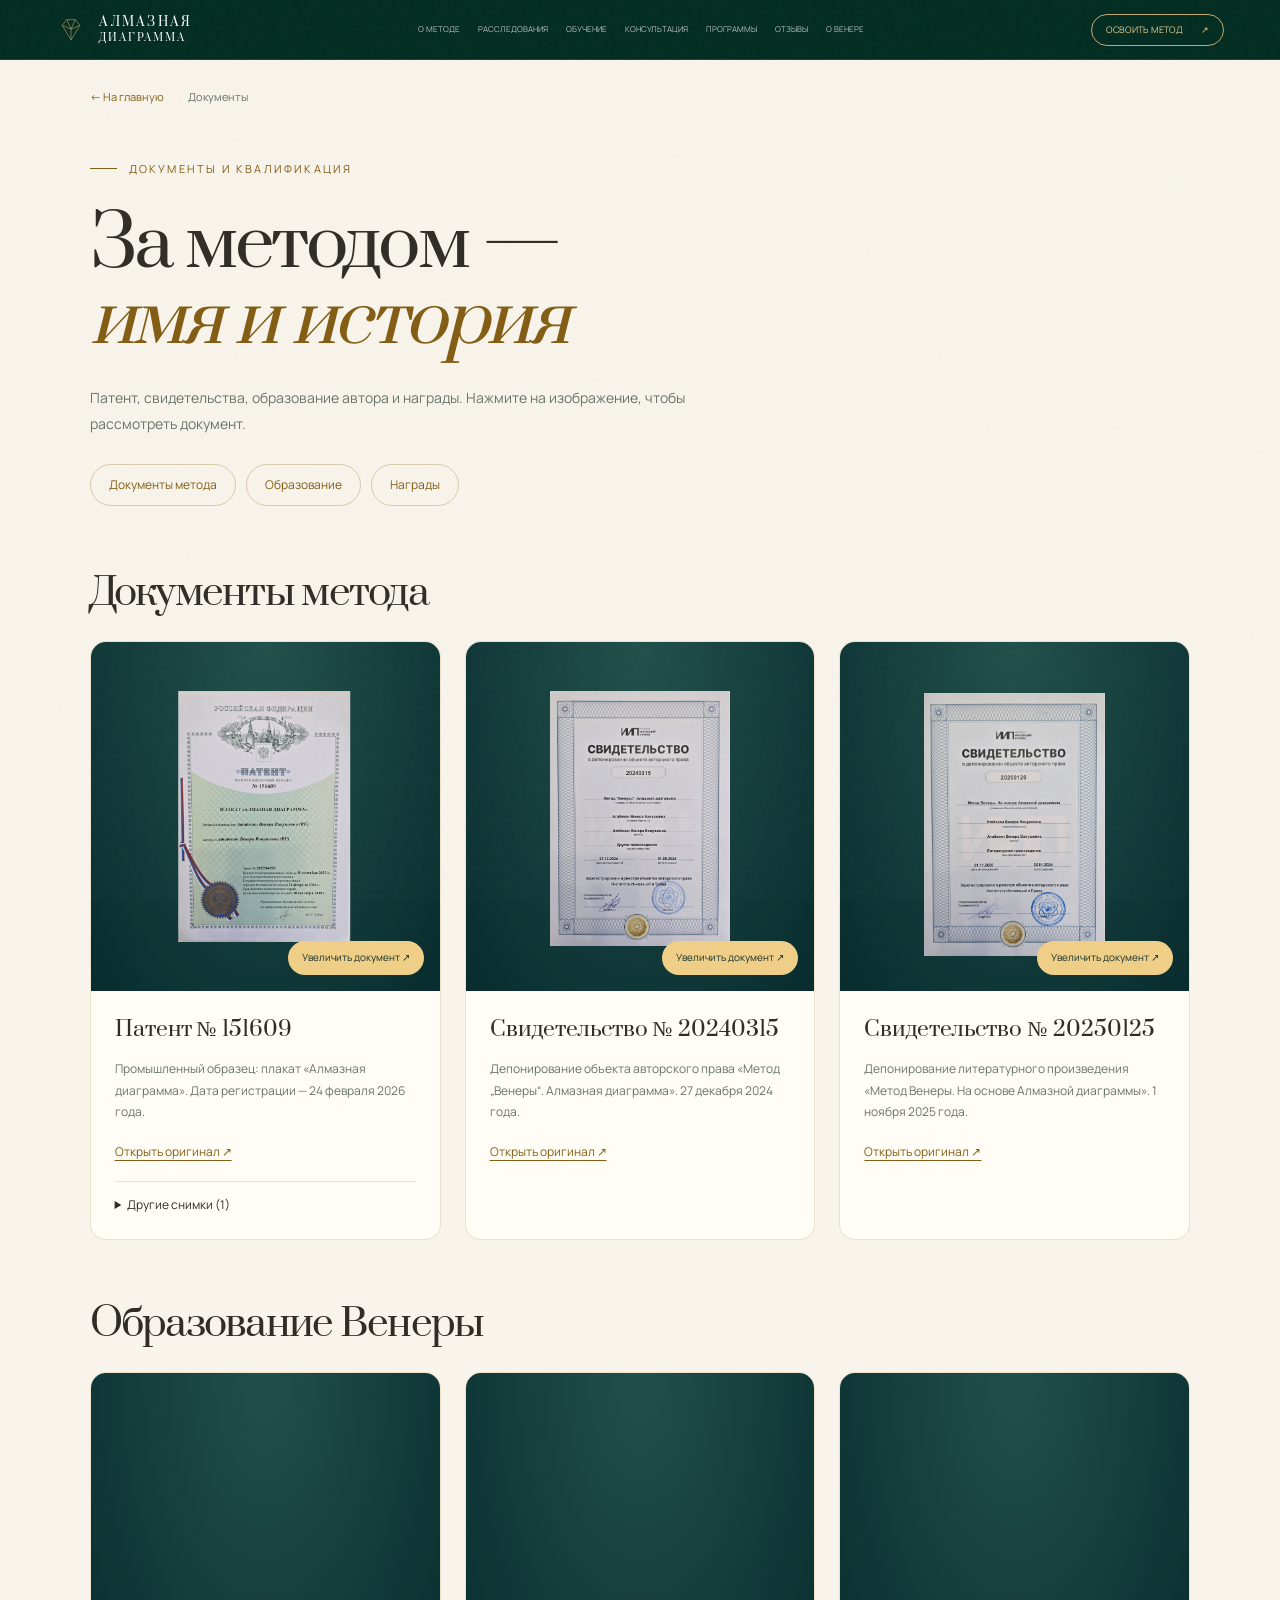
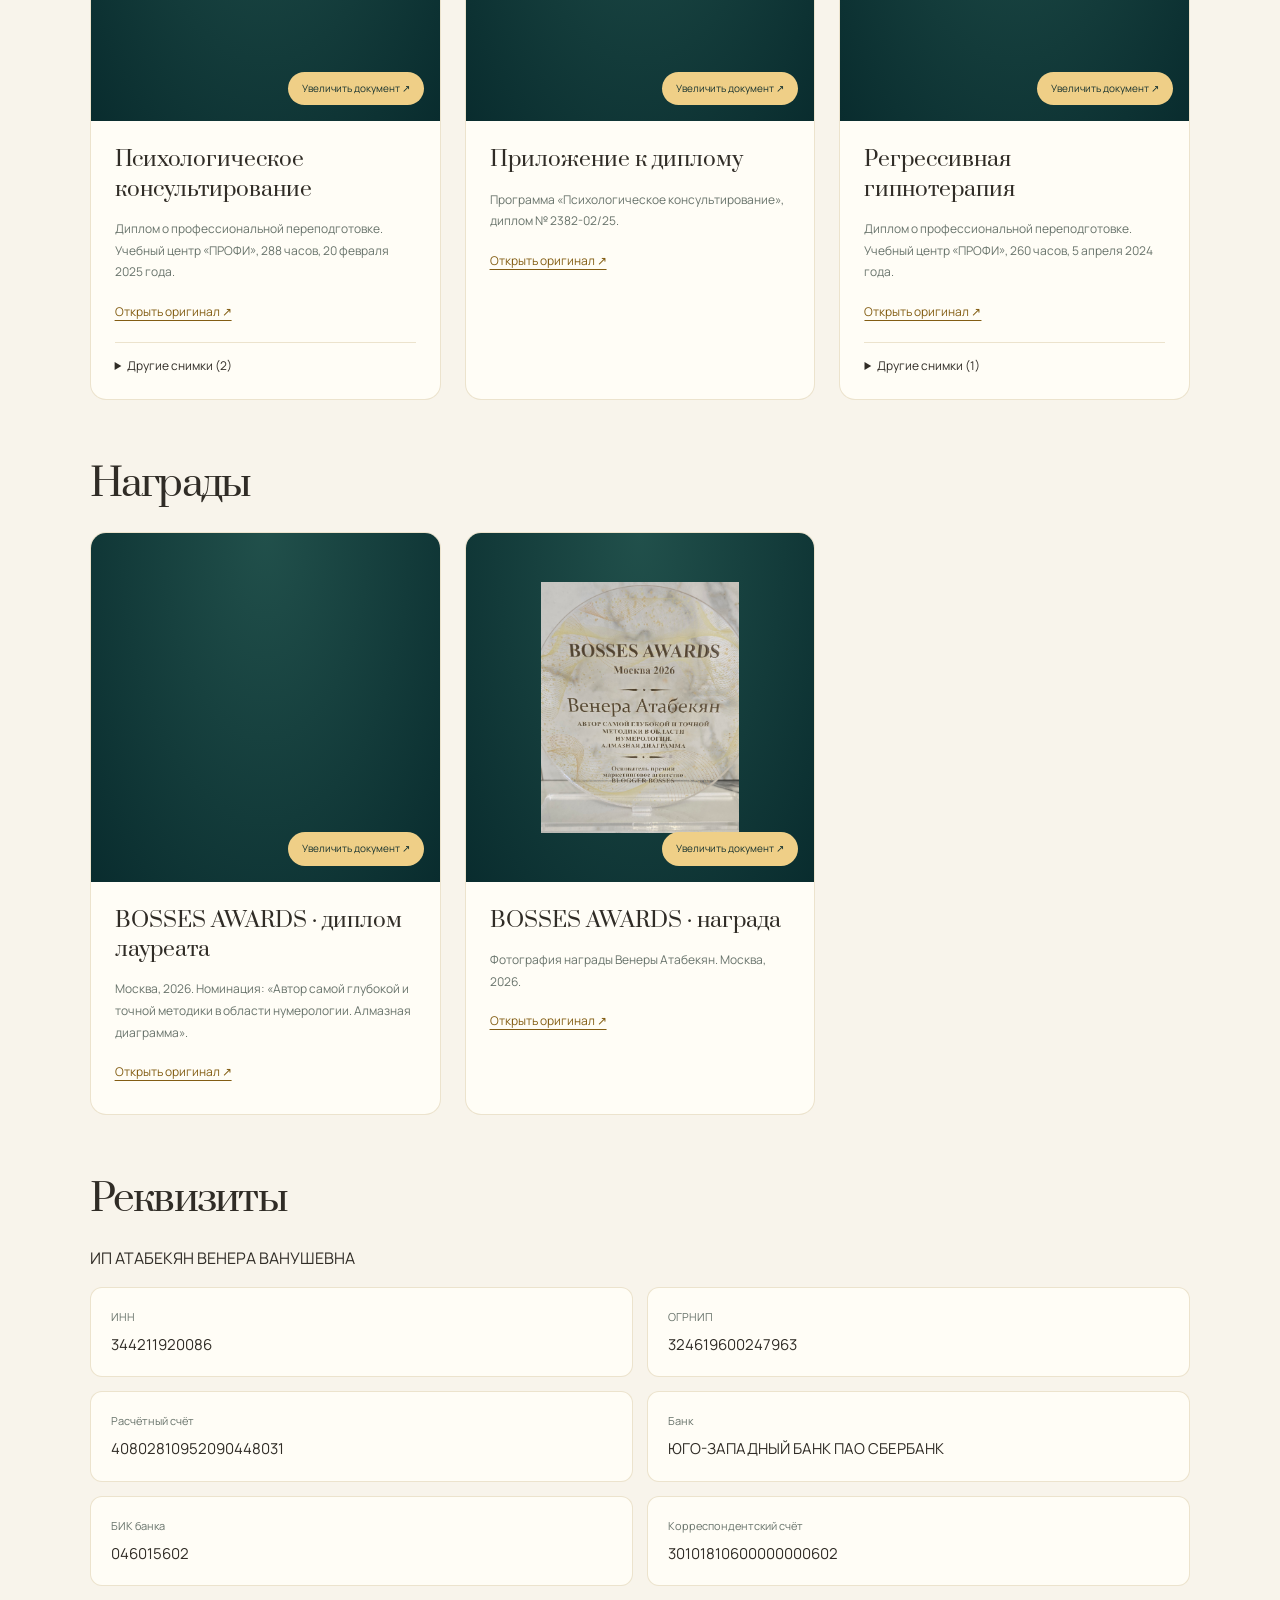
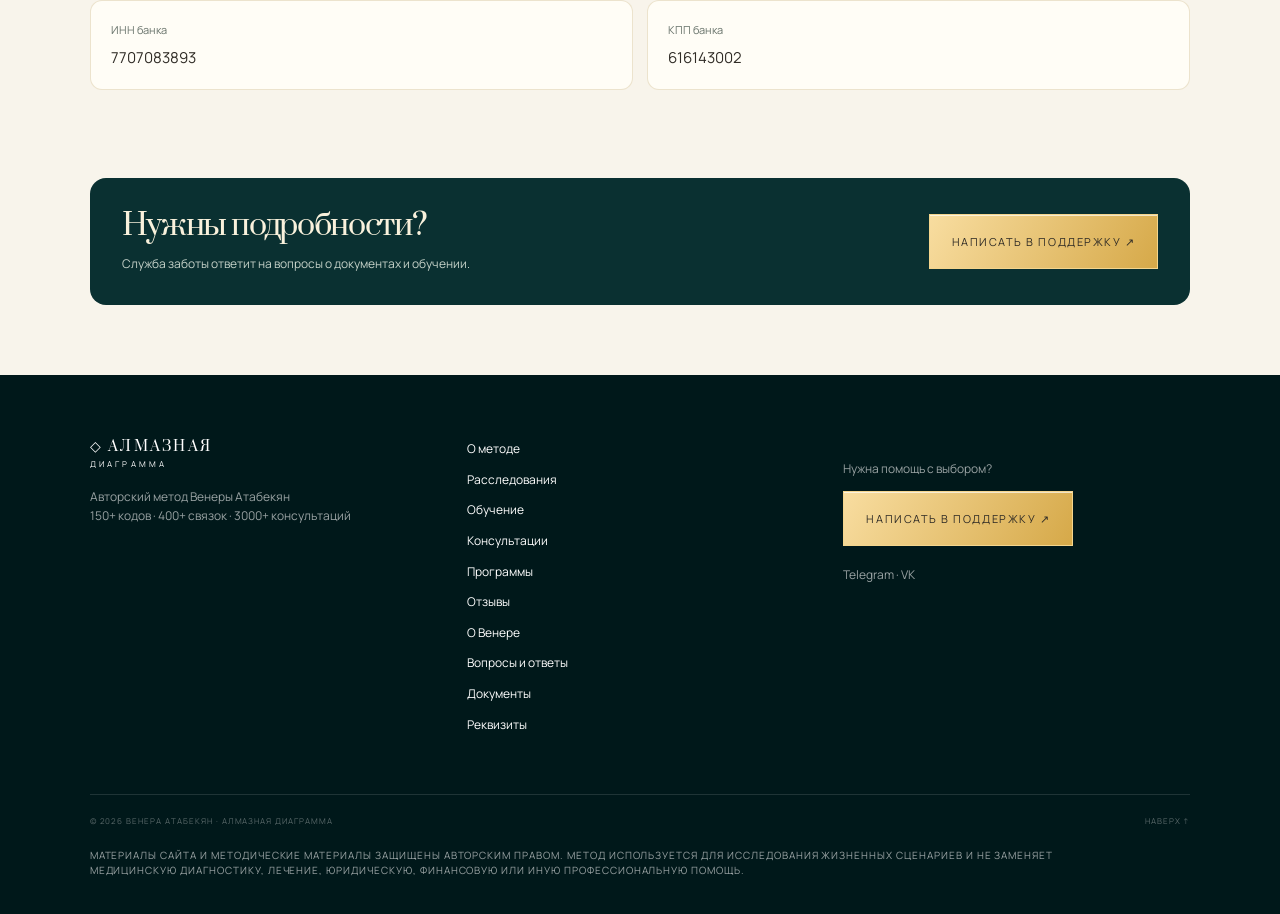
<file: documents.html>
<!doctype html>
<html lang="ru">
<head>
  <meta charset="UTF-8">
  <meta name="viewport" content="width=device-width, initial-scale=1.0">
  <meta name="description" content="Патент, свидетельства о депонировании, дипломы Венеры Атабекян и награды BOSSES AWARDS.">
  <meta name="theme-color" content="#062e29">
  <title>Документы — Алмазная Диаграмма</title>
  <link rel="preconnect" href="https://fonts.googleapis.com">
  <link rel="preconnect" href="https://fonts.gstatic.com" crossorigin>
  <link href="https://fonts.googleapis.com/css2?family=Manrope:wght@400;500;600&family=Prata&display=swap" rel="stylesheet">
  <link rel="stylesheet" href="styles.css">
  <link rel="stylesheet" href="hero-layers.css">
  <link rel="stylesheet" href="content-layout.css">
  <link rel="stylesheet" href="design-polish.css">
  <link rel="stylesheet" href="documents.css">
</head>
<body class="documents-page"><div class="noise" aria-hidden="true"></div><header class="site-header" id="top">
    <a class="brand" href="index.html#top" aria-label="Алмазная Диаграмма — на главную">
      <svg class="brand__mark" viewBox="0 0 64 64" aria-hidden="true"><path d="M13 22 23 10h18l10 12-19 31L13 22Z"/><path d="m13 22 19 8 19-8M23 10l9 20 9-20M32 30v23"/></svg>
      <span><b>Алмазная</b><small>Диаграмма</small></span>
    </a>
    <nav class="desktop-nav" aria-label="Основная навигация">
      <a href="index.html#method">О методе</a><a href="index.html#investigations">Расследования</a><a href="index.html#study">Обучение</a><a href="index.html#consultation">Консультация</a><a href="index.html#programs">Программы</a><a href="reviews.html">Отзывы</a><a href="index.html#author">О Венере</a>
    </nav>
    <a class="header-cta" href="index.html#study">Освоить метод <span>↗</span></a>
    <button class="menu-toggle" type="button" aria-label="Открыть меню" aria-expanded="false"><span></span><span></span></button>
  </header>
<main class="documents-main"><nav class="faq-breadcrumb" aria-label="Хлебные крошки"><a href="index.html">← На главную</a><span>Документы</span></nav>
<header class="documents-heading"><p class="eyebrow eyebrow--dark"><i></i>Документы и квалификация</p><h1>За методом —<br><em>имя и история</em></h1><p>Патент, свидетельства, образование автора и награды. Нажмите на изображение, чтобы рассмотреть документ.</p><nav class="document-nav" aria-label="Разделы документов"><a href="#method-documents">Документы метода</a><a href="#education">Образование</a><a href="#awards">Награды</a></nav></header>
<section class="document-section" id="method-documents"><h2>Документы метода</h2><div class="document-grid"><article class="document-card" id="patent"><a class="document-preview" href="docs/20260918_102830.jpg" data-document data-rotation="90" data-title="Патент № 151609" target="_blank" rel="noopener" aria-label="Увеличить: Патент № 151609"><img src="docs/20260918_102830.jpg" alt="Патент № 151609" loading="lazy" decoding="async" style="--document-rotation:90deg"><span>Увеличить документ ↗</span></a><div class="document-copy"><h3>Патент № 151609</h3><p>Промышленный образец: плакат «Алмазная диаграмма». Дата регистрации — 24 февраля 2026 года.</p><a href="docs/20260918_102830.jpg" data-document data-rotation="90" data-title="Открыть оригинал" target="_blank" rel="noopener">Открыть оригинал ↗</a><details class="document-extras"><summary>Другие снимки (1)</summary><a href="docs/photo_5289939205503001067_y.jpg" data-document data-rotation="90" data-title="Дополнительный снимок" target="_blank" rel="noopener">Дополнительный снимок ↗</a></details></div></article>
<article class="document-card" id="deposit-2024"><a class="document-preview" href="docs/20260918_102946.jpg" data-document data-rotation="0" data-title="Свидетельство № 20240315" target="_blank" rel="noopener" aria-label="Увеличить: Свидетельство № 20240315"><img src="docs/20260918_102946.jpg" alt="Свидетельство № 20240315" loading="lazy" decoding="async" style="--document-rotation:0deg"><span>Увеличить документ ↗</span></a><div class="document-copy"><h3>Свидетельство № 20240315</h3><p>Депонирование объекта авторского права «Метод „Венеры“. Алмазная диаграмма». 27 декабря 2024 года.</p><a href="docs/20260918_102946.jpg" data-document data-rotation="0" data-title="Открыть оригинал" target="_blank" rel="noopener">Открыть оригинал ↗</a></div></article>
<article class="document-card" id="deposit-2025"><a class="document-preview" href="docs/20260918_103056.jpg" data-document data-rotation="0" data-title="Свидетельство № 20250125" target="_blank" rel="noopener" aria-label="Увеличить: Свидетельство № 20250125"><img src="docs/20260918_103056.jpg" alt="Свидетельство № 20250125" loading="lazy" decoding="async" style="--document-rotation:0deg"><span>Увеличить документ ↗</span></a><div class="document-copy"><h3>Свидетельство № 20250125</h3><p>Депонирование литературного произведения «Метод Венеры. На основе Алмазной диаграммы». 1 ноября 2025 года.</p><a href="docs/20260918_103056.jpg" data-document data-rotation="0" data-title="Открыть оригинал" target="_blank" rel="noopener">Открыть оригинал ↗</a></div></article></div></section>
<section class="document-section" id="education"><h2>Образование Венеры</h2><div class="document-grid"><article class="document-card" id="psychology"><a class="document-preview" href="docs/photo_5280804913871004329_y.jpg" data-document data-rotation="-90" data-title="Психологическое консультирование" target="_blank" rel="noopener" aria-label="Увеличить: Психологическое консультирование"><img src="docs/photo_5280804913871004329_y.jpg" alt="Психологическое консультирование" loading="lazy" decoding="async" style="--document-rotation:-90deg"><span>Увеличить документ ↗</span></a><div class="document-copy"><h3>Психологическое консультирование</h3><p>Диплом о профессиональной переподготовке. Учебный центр «ПРОФИ», 288 часов, 20 февраля 2025 года.</p><a href="docs/photo_5280804913871004329_y.jpg" data-document data-rotation="-90" data-title="Открыть оригинал" target="_blank" rel="noopener">Открыть оригинал ↗</a><details class="document-extras"><summary>Другие снимки (2)</summary><a href="docs/photo_5280804913871004330_y.jpg" data-document data-rotation="0" data-title="Другой ракурс диплома" target="_blank" rel="noopener">Другой ракурс диплома ↗</a><a href="docs/photo_5280804913871004327_y.jpg" data-document data-rotation="0" data-title="Диплом с приложением" target="_blank" rel="noopener">Диплом с приложением ↗</a></details></div></article>
<article class="document-card" id="psychology-appendix"><a class="document-preview" href="docs/photo_5280804913871004328_y.jpg" data-document data-rotation="0" data-title="Приложение к диплому" target="_blank" rel="noopener" aria-label="Увеличить: Приложение к диплому"><img src="docs/photo_5280804913871004328_y.jpg" alt="Приложение к диплому" loading="lazy" decoding="async" style="--document-rotation:0deg"><span>Увеличить документ ↗</span></a><div class="document-copy"><h3>Приложение к диплому</h3><p>Программа «Психологическое консультирование», диплом № 2382-02/25.</p><a href="docs/photo_5280804913871004328_y.jpg" data-document data-rotation="0" data-title="Открыть оригинал" target="_blank" rel="noopener">Открыть оригинал ↗</a></div></article>
<article class="document-card" id="regression"><a class="document-preview" href="docs/photo_5280804913871004326_y.jpg" data-document data-rotation="-90" data-title="Регрессивная гипнотерапия" target="_blank" rel="noopener" aria-label="Увеличить: Регрессивная гипнотерапия"><img src="docs/photo_5280804913871004326_y.jpg" alt="Регрессивная гипнотерапия" loading="lazy" decoding="async" style="--document-rotation:-90deg"><span>Увеличить документ ↗</span></a><div class="document-copy"><h3>Регрессивная гипнотерапия</h3><p>Диплом о профессиональной переподготовке. Учебный центр «ПРОФИ», 260 часов, 5 апреля 2024 года.</p><a href="docs/photo_5280804913871004326_y.jpg" data-document data-rotation="-90" data-title="Открыть оригинал" target="_blank" rel="noopener">Открыть оригинал ↗</a><details class="document-extras"><summary>Другие снимки (1)</summary><a href="docs/photo_5280804913871004325_y.jpg" data-document data-rotation="180" data-title="Диплом с приложением" target="_blank" rel="noopener">Диплом с приложением ↗</a></details></div></article></div></section>
<section class="document-section" id="awards"><h2>Награды</h2><div class="document-grid"><article class="document-card" id="bosses-diploma"><a class="document-preview" href="docs/20260918_104427.jpg" data-document data-rotation="0" data-title="BOSSES AWARDS · диплом лауреата" target="_blank" rel="noopener" aria-label="Увеличить: BOSSES AWARDS · диплом лауреата"><img src="docs/20260918_104427.jpg" alt="BOSSES AWARDS · диплом лауреата" loading="lazy" decoding="async" style="--document-rotation:0deg"><span>Увеличить документ ↗</span></a><div class="document-copy"><h3>BOSSES AWARDS · диплом лауреата</h3><p>Москва, 2026. Номинация: «Автор самой глубокой и точной методики в области нумерологии. Алмазная диаграмма».</p><a href="docs/20260918_104427.jpg" data-document data-rotation="0" data-title="Открыть оригинал" target="_blank" rel="noopener">Открыть оригинал ↗</a></div></article>
<article class="document-card" id="bosses-award"><a class="document-preview" href="docs/20260918_103626.jpg" data-document data-rotation="0" data-title="BOSSES AWARDS · награда" target="_blank" rel="noopener" aria-label="Увеличить: BOSSES AWARDS · награда"><img src="docs/20260918_103626.jpg" alt="BOSSES AWARDS · награда" loading="lazy" decoding="async" style="--document-rotation:0deg"><span>Увеличить документ ↗</span></a><div class="document-copy"><h3>BOSSES AWARDS · награда</h3><p>Фотография награды Венеры Атабекян. Москва, 2026.</p><a href="docs/20260918_103626.jpg" data-document data-rotation="0" data-title="Открыть оригинал" target="_blank" rel="noopener">Открыть оригинал ↗</a></div></article></div></section>
<section class="document-section" id="requisites"><h2>Реквизиты</h2><p>ИП АТАБЕКЯН ВЕНЕРА ВАНУШЕВНА</p><dl class="business-details__list"><div><dt>ИНН</dt><dd>344211920086</dd></div><div><dt>ОГРНИП</dt><dd>324619600247963</dd></div><div><dt>Расчётный счёт</dt><dd>40802810952090448031</dd></div><div><dt>Банк</dt><dd>ЮГО-ЗАПАДНЫЙ БАНК ПАО СБЕРБАНК</dd></div><div><dt>БИК банка</dt><dd>046015602</dd></div><div><dt>Корреспондентский счёт</dt><dd>30101810600000000602</dd></div><div><dt>ИНН банка</dt><dd>7707083893</dd></div><div><dt>КПП банка</dt><dd>616143002</dd></div></dl></section><section class="documents-support"><div><h2>Нужны подробности?</h2><p>Служба заботы ответит на вопросы о документах и обучении.</p></div><a class="button button--light" href="https://t.me/venera_vanushevna1" target="_blank" rel="noopener">Написать в поддержку ↗</a></section></main>
<footer><div><a class="brand brand--footer" href="index.html#top"><span><b>◇ Алмазная</b><small>Диаграмма</small></span></a><p>Авторский метод Венеры Атабекян<br>150+ кодов · 400+ связок · 3000+ консультаций</p></div><nav aria-label="Навигация в подвале"><a href="index.html#method">О методе</a><a href="index.html#investigations">Расследования</a><a href="index.html#study">Обучение</a><a href="index.html#consultation">Консультации</a><a href="index.html#programs">Программы</a><a href="reviews.html">Отзывы</a><a href="index.html#author">О Венере</a><a href="faq.html">Вопросы и ответы</a><a href="documents.html" aria-current="page">Документы</a><a href="documents.html#requisites">Реквизиты</a></nav><div><p>Нужна помощь с выбором?</p><a class="button button--light" href="https://t.me/venera_vanushevna1" target="_blank" rel="noopener">Написать в поддержку ↗</a><p class="footer-socials"><a href="https://t.me/venera_vanushevna" target="_blank" rel="noopener">Telegram</a> · <a href="https://vk.ru/veneraatabekyan" target="_blank" rel="noopener">VK</a></p></div><div class="footer__bottom"><span>© 2026 Венера Атабекян · Алмазная Диаграмма</span><a href="index.html#top">Наверх ↑</a><p>Материалы сайта и методические материалы защищены авторским правом. Метод используется для исследования жизненных сценариев и не заменяет медицинскую диагностику, лечение, юридическую, финансовую или иную профессиональную помощь.</p></div><!-- Legal documents and business details: insert approved originals when supplied. --></footer>
<dialog class="document-dialog" aria-labelledby="document-dialog-title"><div class="document-toolbar"><h2 id="document-dialog-title">Документ</h2><a class="document-original" target="_blank" rel="noopener">Оригинал ↗</a><button type="button" class="document-close" aria-label="Закрыть документ">✕</button></div><div class="document-stage"><img alt=""></div></dialog>
<script src="script.js"></script><script src="documents.js"></script></body></html>
</file>
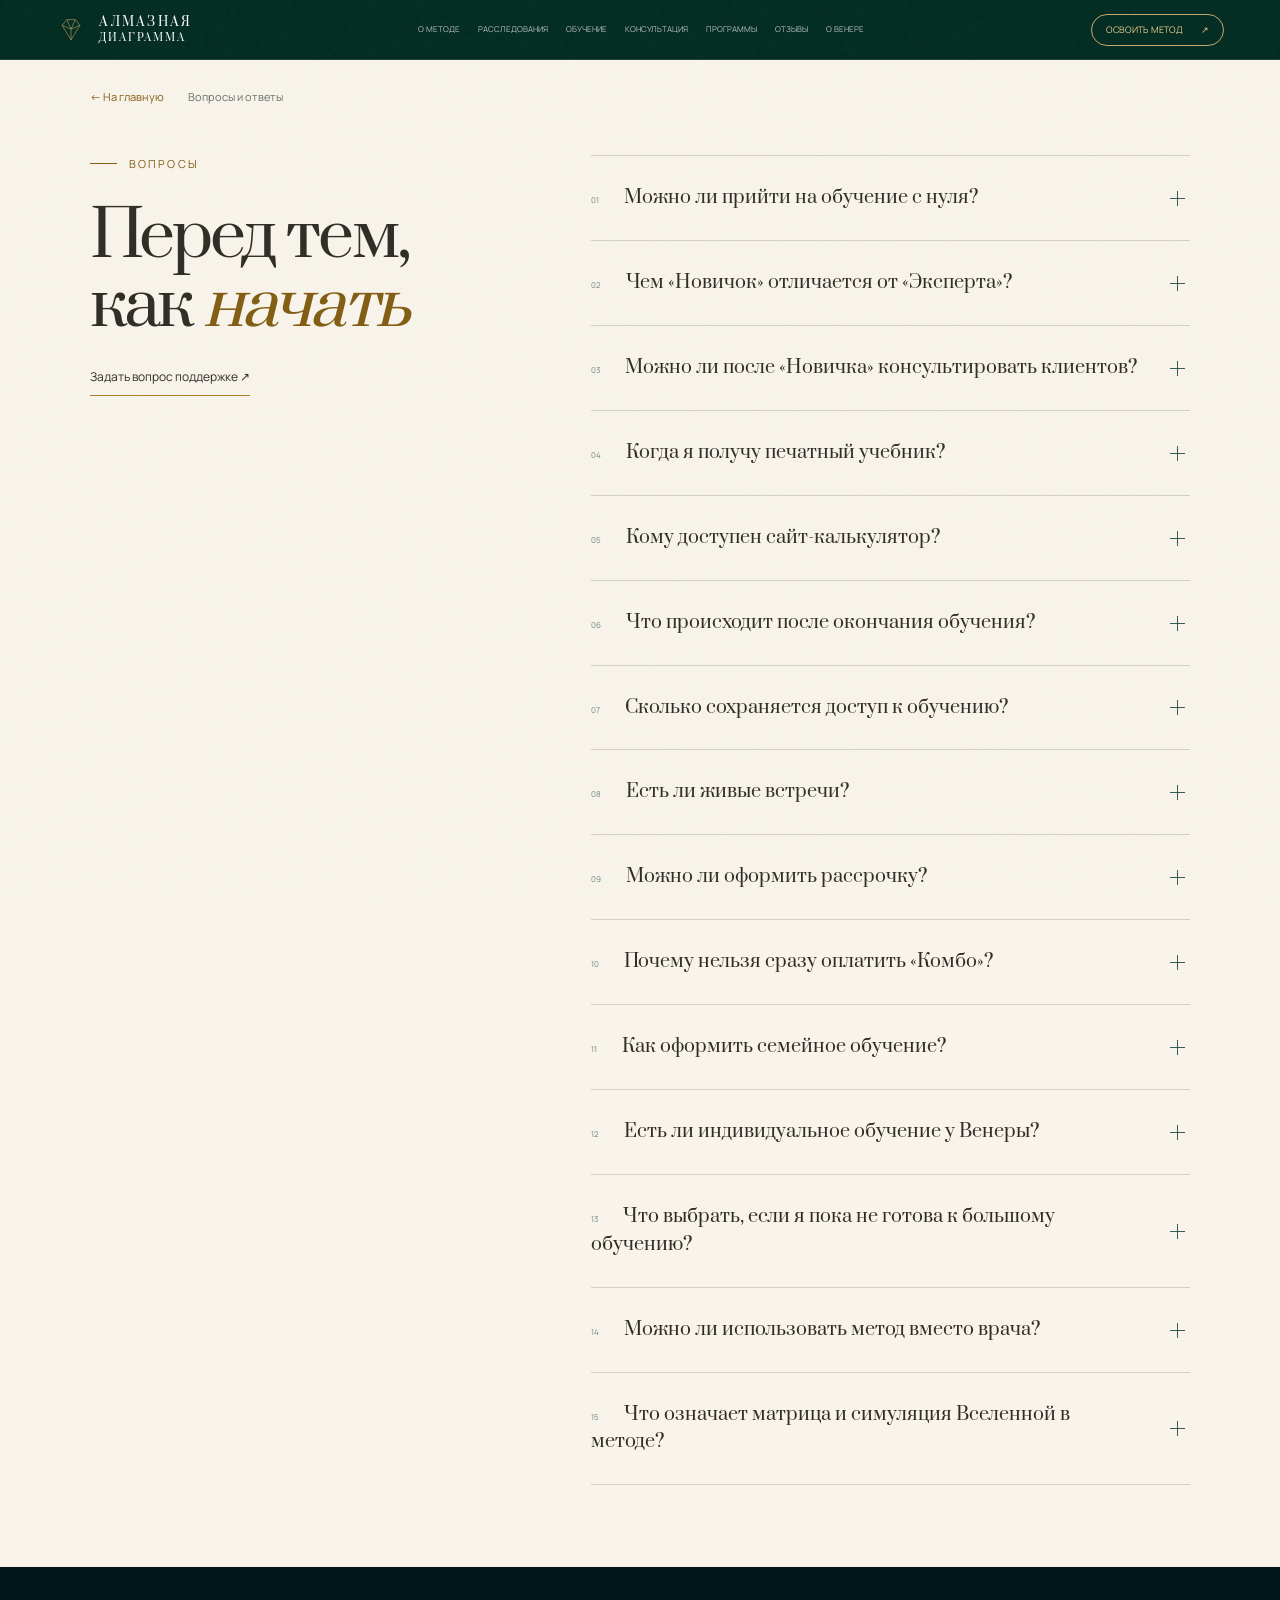
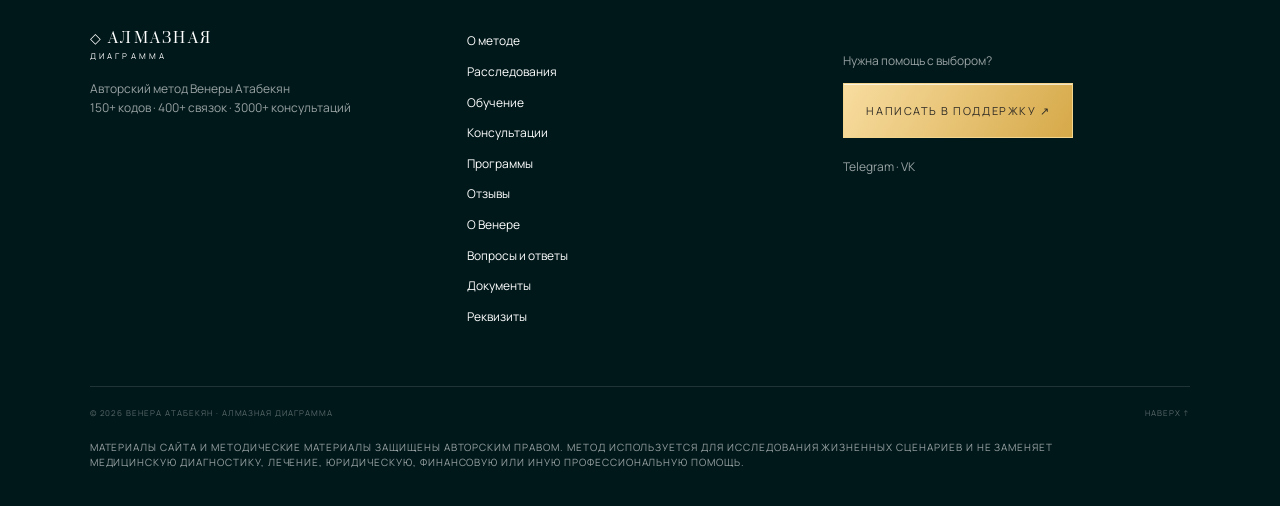
<file: faq.html>
<!doctype html>
<html lang="ru">
<head>
  <meta charset="UTF-8">
  <meta name="viewport" content="width=device-width, initial-scale=1.0">
  <meta name="description" content="Ответы на вопросы об обучении Алмазной Диаграмме: тарифы, сертификаты, учебник, калькулятор и поддержка.">
  <meta name="theme-color" content="#062e29">
  <title>Вопросы и ответы — Алмазная Диаграмма</title>
  <link rel="preconnect" href="https://fonts.googleapis.com">
  <link rel="preconnect" href="https://fonts.gstatic.com" crossorigin>
  <link href="https://fonts.googleapis.com/css2?family=Manrope:wght@400;500;600&family=Prata&display=swap" rel="stylesheet">
  <link rel="stylesheet" href="styles.css">
  <link rel="stylesheet" href="hero-layers.css">
  <link rel="stylesheet" href="content-layout.css">
  <link rel="stylesheet" href="design-polish.css">
</head>
<body class="faq-page">
  <div class="noise" aria-hidden="true"></div>
  <header class="site-header" id="top">
    <a class="brand" href="index.html#top" aria-label="Алмазная Диаграмма — на главную">
      <svg class="brand__mark" viewBox="0 0 64 64" aria-hidden="true"><path d="M13 22 23 10h18l10 12-19 31L13 22Z"/><path d="m13 22 19 8 19-8M23 10l9 20 9-20M32 30v23"/></svg>
      <span><b>Алмазная</b><small>Диаграмма</small></span>
    </a>
    <nav class="desktop-nav" aria-label="Основная навигация">
      <a href="index.html#method">О методе</a><a href="index.html#investigations">Расследования</a><a href="index.html#study">Обучение</a><a href="index.html#consultation">Консультация</a><a href="index.html#programs">Программы</a><a href="reviews.html">Отзывы</a><a href="index.html#author">О Венере</a>
    </nav>
    <a class="header-cta" href="index.html#study">Освоить метод <span>↗</span></a>
    <button class="menu-toggle" type="button" aria-label="Открыть меню" aria-expanded="false"><span></span><span></span></button>
  </header>
  <main>
    <nav class="faq-breadcrumb" aria-label="Хлебные крошки"><a href="index.html">← На главную</a><span>Вопросы и ответы</span></nav>
    <section class="faq section" id="faq"><div class="faq__head"><p class="eyebrow eyebrow--dark"><i></i>Вопросы</p><h1>Перед тем,<br>как <em>начать</em></h1><a class="inline-link" href="https://t.me/venera_vanushevna1" target="_blank" rel="noopener">Задать вопрос поддержке ↗</a></div><div class="accordion"><details><summary><span>01</span>Можно ли прийти на обучение с нуля?<i></i></summary><p>Да. Знание нумерологии не требуется. Для старта подходит «Новичок» или поэтапный путь «Комбо».</p></details><details><summary><span>02</span>Чем «Новичок» отличается от «Эксперта»?<i></i></summary><p>«Новичок» — 1,5 месяца, 3 групповых созвона, метод для себя и семьи и сертификат об окончании без права консультирования. «Эксперт» — 2,5 месяца, 5 групповых созвонов, полная программа, калькулятор и профессиональная практика. Право консультировать — после успешной защиты экзамена.</p></details><details><summary><span>03</span>Можно ли после «Новичка» консультировать клиентов?<i></i></summary><p>Нет. Для профессиональной работы нужно пройти экспертный уровень и успешно защитить экзамен.</p></details><details><summary><span>04</span>Когда я получу печатный учебник?<i></i></summary><p>После успешной защиты экзамена на профессиональном уровне учебник выдаётся в подарок. В «Новичок» он не входит.</p></details><details><summary><span>05</span>Кому доступен сайт-калькулятор?<i></i></summary><p>«Эксперту» и программам, включающим экспертный уровень. В «Новичке» доступа к калькулятору нет.</p></details><details><summary><span>06</span>Что происходит после окончания обучения?<i></i></summary><p>Сертифицированные выпускники профессионального уровня получают доступ в комьюнити мастеров с поддержкой без ограничения по времени. Для «Новичка» профессиональное комьюнити не предусмотрено.</p></details><details><summary><span>07</span>Сколько сохраняется доступ к обучению?<i></i></summary><p>Материалы на GetCourse доступны 1 год.</p></details><details><summary><span>08</span>Есть ли живые встречи?<i></i></summary><p>Да, во всех тарифах есть онлайн-созвоны, практика и обратная связь. «Новичок» включает 3 групповых созвона с Венерой, «Эксперт» — 5. VIP дополнительно включает 8 личных созвонов.</p></details><details><summary><span>09</span>Можно ли оформить рассрочку?<i></i></summary><p>Да, доступны банковские рассрочки. Условия и варианты отображаются при оформлении оплаты.</p></details><details><summary><span>10</span>Почему нельзя сразу оплатить «Комбо»?<i></i></summary><p>Сначала поддержка уточнит подготовку и формат обучения, подтвердит возможность подключения, затем откроет оплату.</p></details><details><summary><span>11</span>Как оформить семейное обучение?<i></i></summary><p>Семейные условия действуют для мужа и жены и оформляются после согласования с поддержкой.</p></details><details><summary><span>12</span>Есть ли индивидуальное обучение у Венеры?<i></i></summary><p>Да. VIP включает полный профессиональный уровень, личный чат, 8 личных созвонов и разбор собственных и клиентских ситуаций.</p></details><details><summary><span>13</span>Что выбрать, если я пока не готова к большому обучению?<i></i></summary><p>«Тройной код миссии» — расчёт и чтение части Диаграммы. «Великая перезагрузка рода» — интенсив с живыми групповыми разборами. База разборов — метод на реальных судьбах и событиях.</p></details><details><summary><span>14</span>Можно ли использовать метод вместо врача?<i></i></summary><p>Нет. Алмазная Диаграмма используется для исследования жизненных сценариев и связей внутри метода и не заменяет медицинскую диагностику, лечение и рекомендации врача.</p></details><details><summary><span>15</span>Что означает матрица и симуляция Вселенной в методе?<i></i></summary><p>В рамках метода жизнь рассматривается как система взаимосвязанных сценариев и веток вероятностей. Исследуются связи человека, рода, партнёров, решений и событий: откуда развивается сценарий, к какой точке ведёт и какие варианты продолжения открывает. На разборах рассматриваются повторяющиеся коды у людей, связанных одной историей, переход сценариев через поколения и влияние решений. Это не утверждение о научной модели устройства мира, а язык исследования причинно-следственных связей внутри метода.</p></details></div></section>
  </main>
  <footer><div><a class="brand brand--footer" href="index.html#top"><span><b>◇ Алмазная</b><small>Диаграмма</small></span></a><p>Авторский метод Венеры Атабекян<br>150+ кодов · 400+ связок · 3000+ консультаций</p></div><nav aria-label="Навигация в подвале"><a href="index.html#method">О методе</a><a href="index.html#investigations">Расследования</a><a href="index.html#study">Обучение</a><a href="index.html#consultation">Консультации</a><a href="index.html#programs">Программы</a><a href="reviews.html">Отзывы</a><a href="index.html#author">О Венере</a><a href="faq.html" aria-current="page">Вопросы и ответы</a><a href="documents.html">Документы</a><a href="documents.html#requisites">Реквизиты</a></nav><div><p>Нужна помощь с выбором?</p><a class="button button--light" href="https://t.me/venera_vanushevna1" target="_blank" rel="noopener">Написать в поддержку ↗</a><p class="footer-socials"><a href="https://t.me/venera_vanushevna" target="_blank" rel="noopener">Telegram</a> · <a href="https://vk.ru/veneraatabekyan" target="_blank" rel="noopener">VK</a></p></div><div class="footer__bottom"><span>© 2026 Венера Атабекян · Алмазная Диаграмма</span><a href="index.html#top">Наверх ↑</a><p>Материалы сайта и методические материалы защищены авторским правом. Метод используется для исследования жизненных сценариев и не заменяет медицинскую диагностику, лечение, юридическую, финансовую или иную профессиональную помощь.</p></div><!-- Legal documents and business details: insert approved originals when supplied. --></footer>
  <script src="script.js"></script>
</body>
</html>
</file>
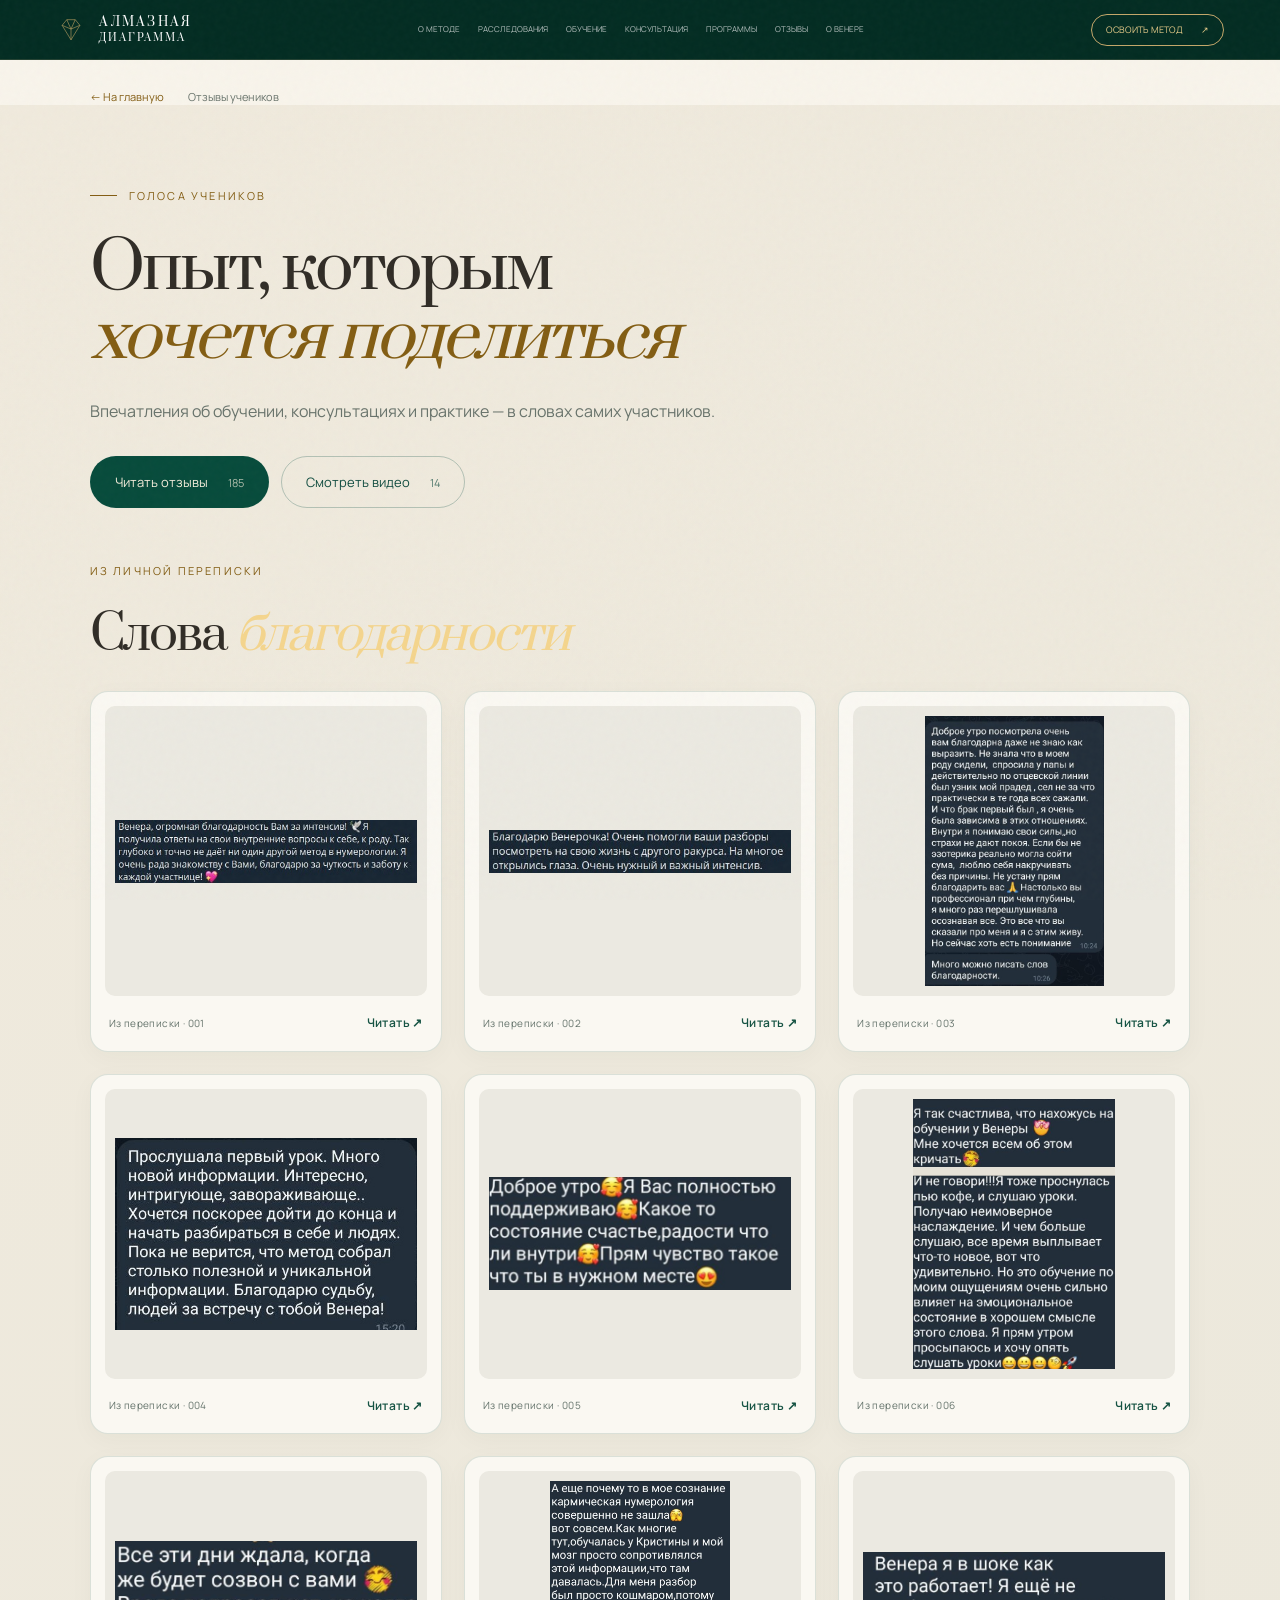
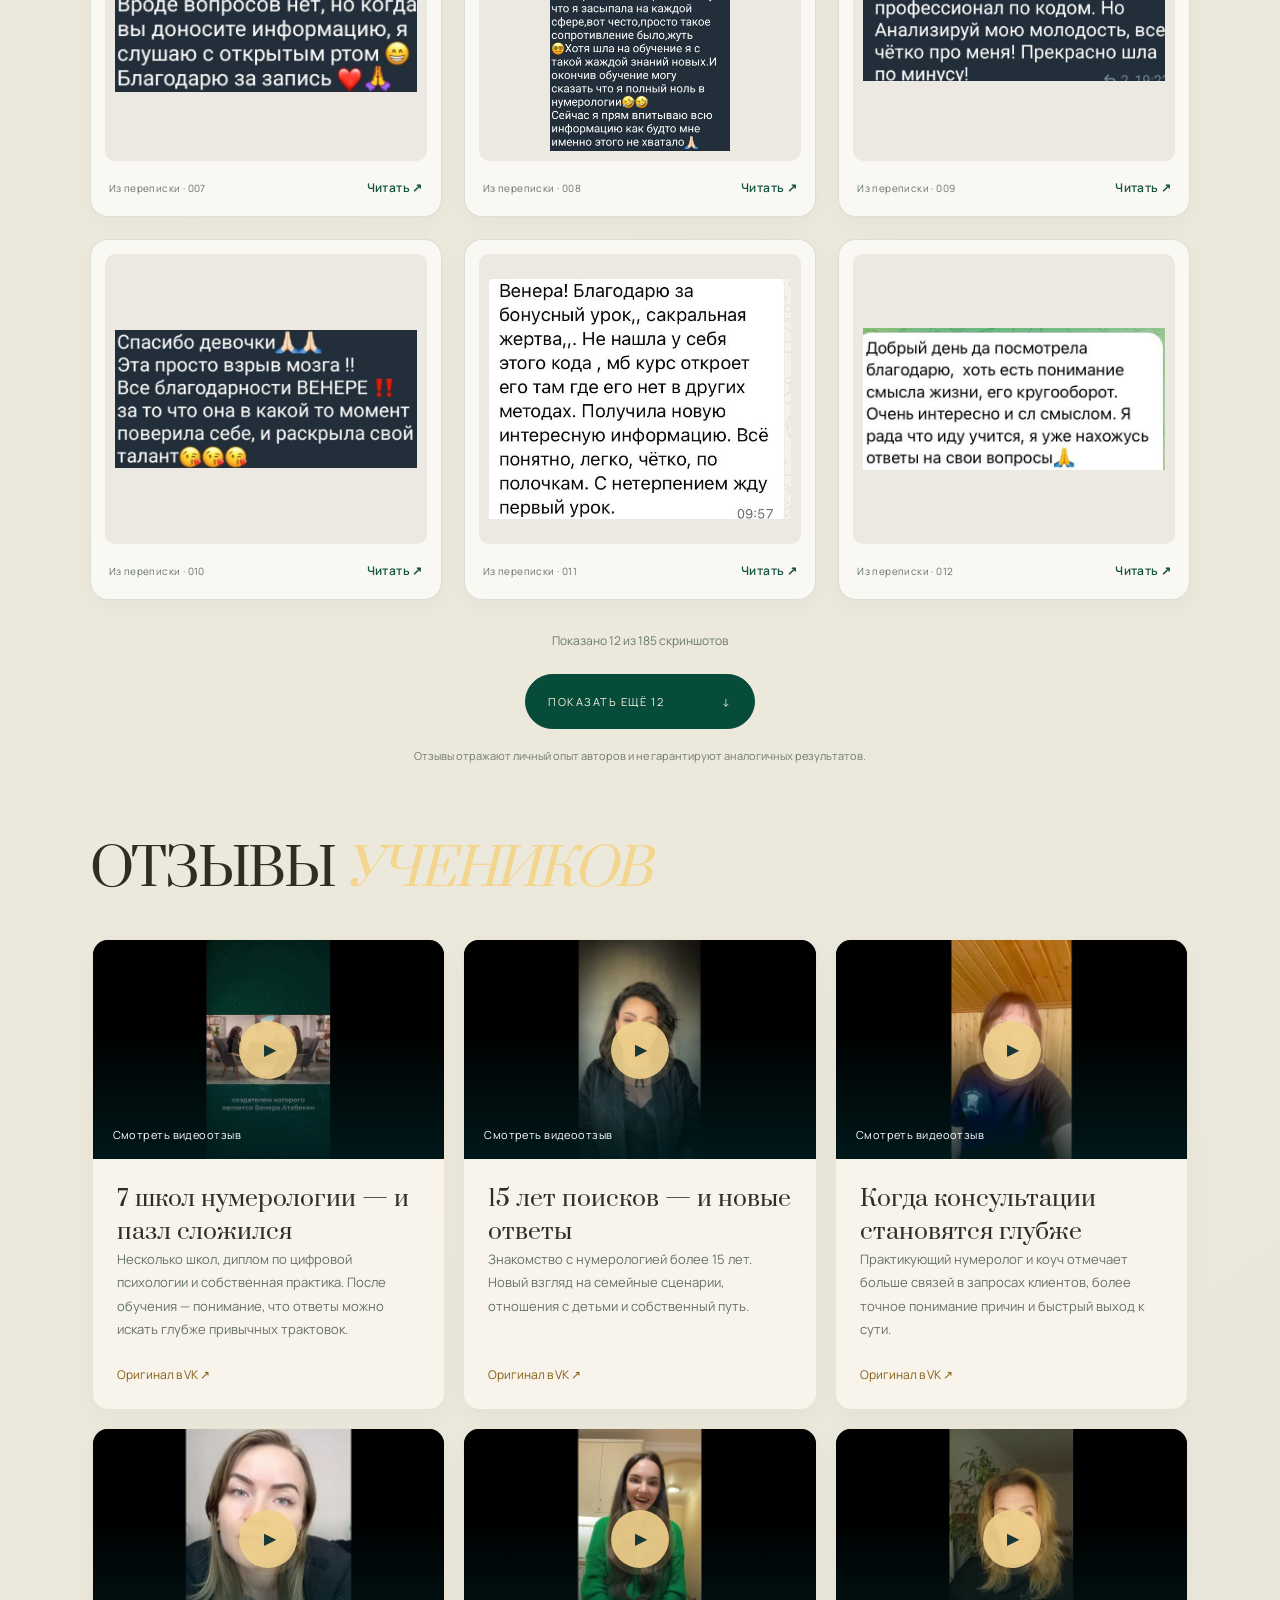
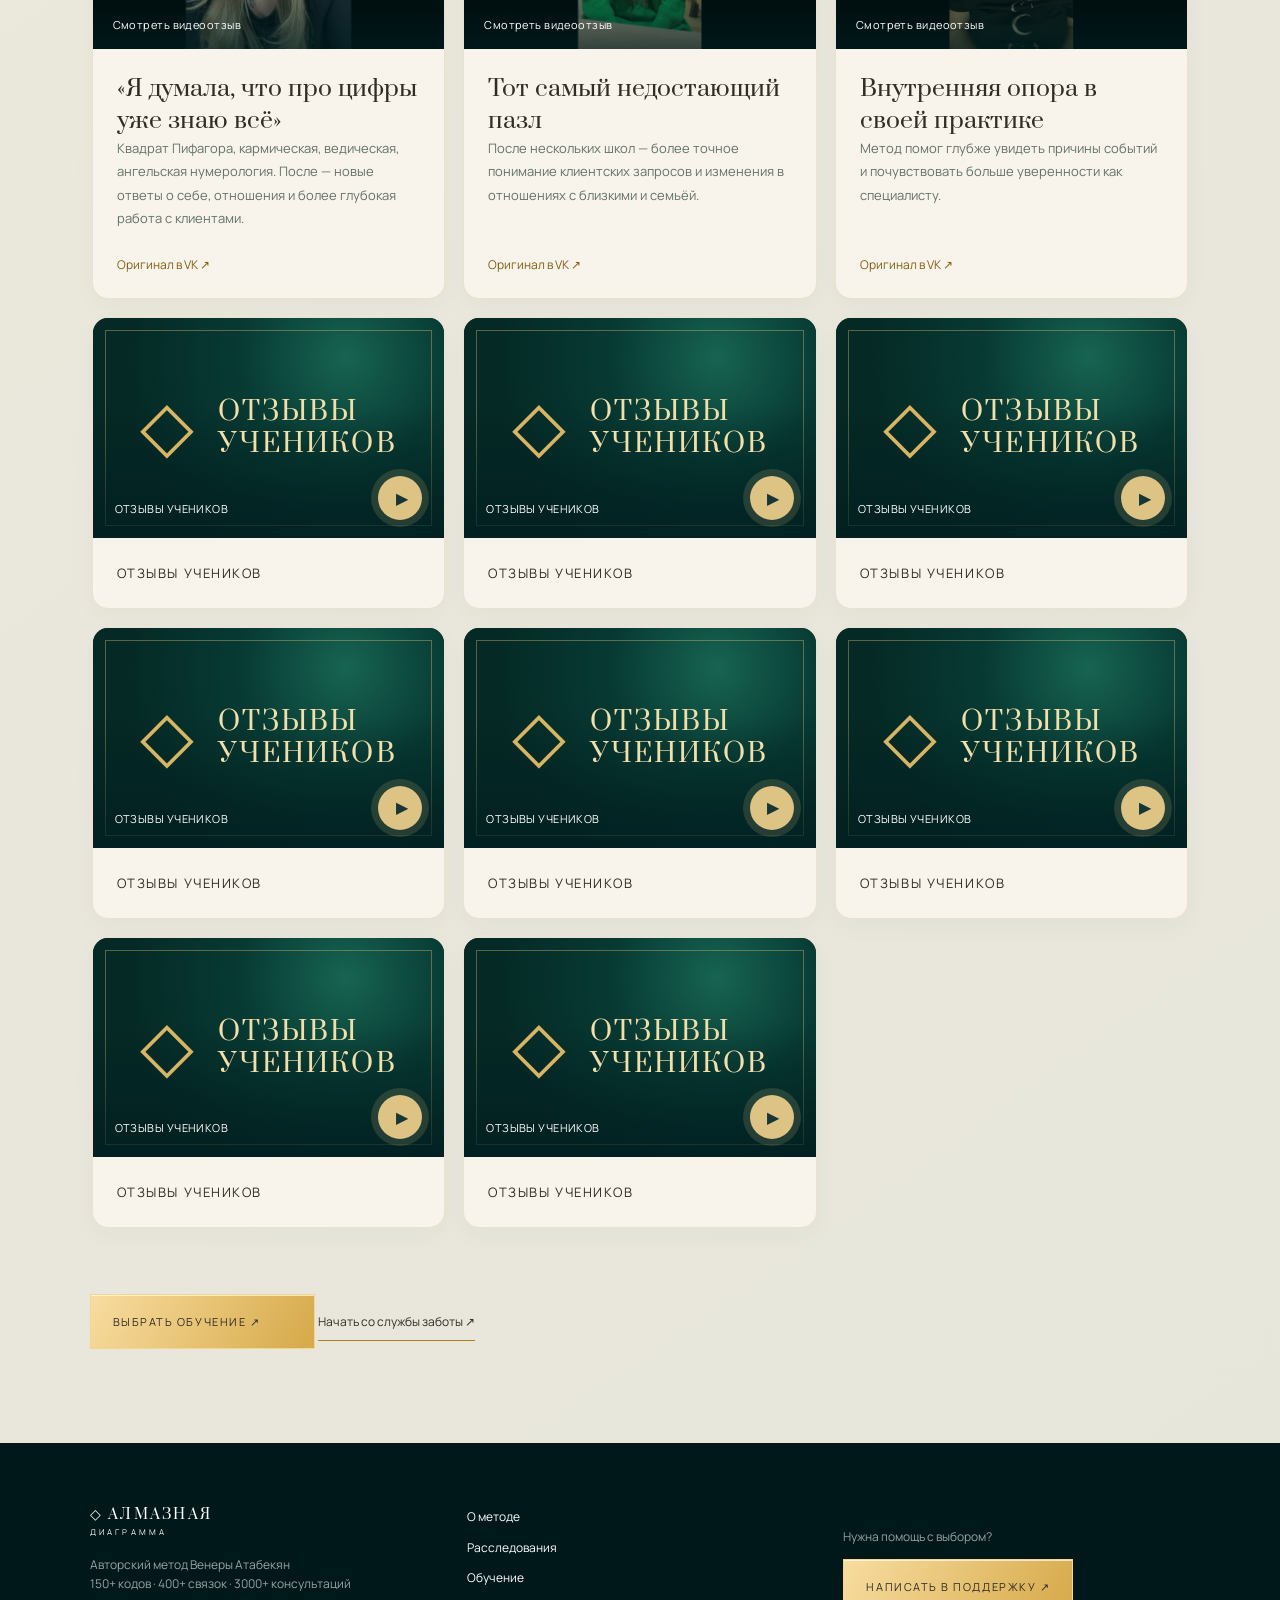
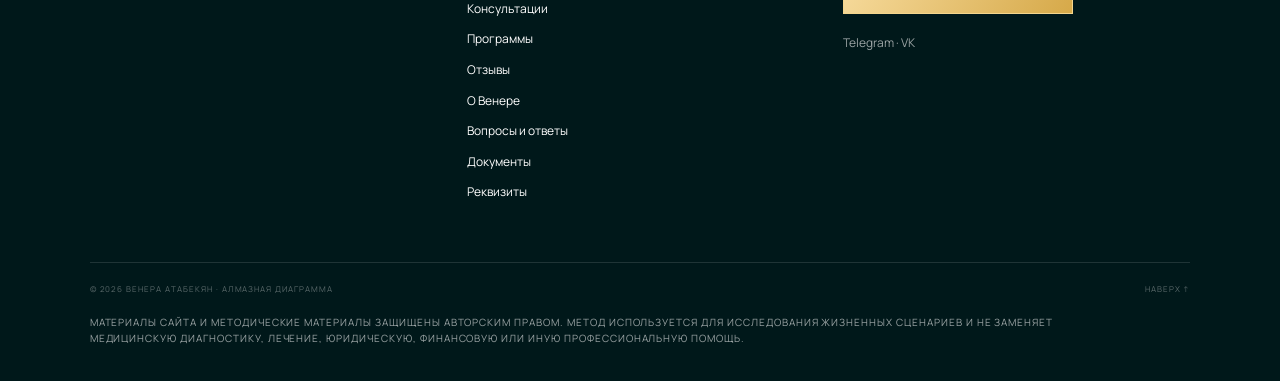
<file: reviews.html>
<!doctype html>
<html lang="ru">
<head>
  <meta charset="UTF-8">
  <meta name="viewport" content="width=device-width, initial-scale=1.0">
  <meta name="description" content="Отзывы об Алмазной Диаграмме: видео и обезличенные фрагменты переписки об обучении, консультациях и практике.">
  <meta name="theme-color" content="#062e29">
  <title>Отзывы учеников — Алмазная Диаграмма</title>
  <link rel="preconnect" href="https://fonts.googleapis.com">
  <link rel="preconnect" href="https://fonts.gstatic.com" crossorigin>
  <link href="https://fonts.googleapis.com/css2?family=Manrope:wght@400;500;600&family=Prata&display=swap" rel="stylesheet">
  <link rel="stylesheet" href="styles.css">
  <link rel="stylesheet" href="hero-layers.css">
  <link rel="stylesheet" href="content-layout.css">
  <link rel="stylesheet" href="design-polish.css">
  <link rel="stylesheet" href="review-gallery.css">
  <script src="review-gallery.js" defer></script>
</head>
<body class="reviews-page">
<div class="noise" aria-hidden="true">
</div>
<header class="site-header" id="top">
    <a class="brand" href="index.html#top" aria-label="Алмазная Диаграмма — на главную">
      <svg class="brand__mark" viewBox="0 0 64 64" aria-hidden="true">
<path d="M13 22 23 10h18l10 12-19 31L13 22Z"/>
<path d="m13 22 19 8 19-8M23 10l9 20 9-20M32 30v23"/>
</svg>
      <span>
<b>Алмазная</b>
<small>Диаграмма</small>
</span>
    </a>
    <nav class="desktop-nav" aria-label="Основная навигация">
      <a href="index.html#method">О методе</a>
<a href="index.html#investigations">Расследования</a>
<a href="index.html#study">Обучение</a>
<a href="index.html#consultation">Консультация</a>
<a href="index.html#programs">Программы</a>
<a href="reviews.html">Отзывы</a>
<a href="index.html#author">О Венере</a>
    </nav>
    <a class="header-cta" href="index.html#study">Освоить метод <span>↗</span>
</a>
    <button class="menu-toggle" type="button" aria-label="Открыть меню" aria-expanded="false">
<span>
</span>
<span>
</span>
</button>
  </header>
<main>
<nav class="faq-breadcrumb" aria-label="Хлебные крошки">
<a href="index.html">← На главную</a>
<span>Отзывы учеников</span>
</nav>
<section class="section original-reviews">
<p class="eyebrow eyebrow--dark">
<i>
</i>Голоса учеников</p>
<h1>Опыт, которым<br>
<em>хочется поделиться</em>
</h1>
<p class="section-lead">Впечатления об обучении, консультациях и практике — в словах самих участников.</p>
<nav class="review-tabs" aria-label="Формат отзывов"><a href="#messages">Читать отзывы <span>185</span></a><a href="#videos">Смотреть видео <span>14</span></a></nav>
<section class="message-reviews" id="messages" aria-labelledby="messages-title">
<div class="message-reviews__heading"><div><p class="eyebrow eyebrow--dark">Из личной переписки</p><h2 id="messages-title">Слова <em>благодарности</em></h2></div><p></p></div>
<div class="message-grid" id="message-grid">
<a class="message-card" href="assets/reviews/review-001.jpg" data-review="1" aria-label="Открыть отзыв 1"><span class="message-card__image"><img src="assets/reviews/review-001.jpg" width="529" height="110" loading="lazy" decoding="async" alt="Обезличенный скриншот отзыва 1"></span><span class="message-card__caption"><span>Из переписки · 001</span><span>Читать ↗</span></span></a>
<a class="message-card" href="assets/reviews/review-002.jpg" data-review="2" aria-label="Открыть отзыв 2"><span class="message-card__image"><img src="assets/reviews/review-002.jpg" width="463" height="66" loading="lazy" decoding="async" alt="Обезличенный скриншот отзыва 2"></span><span class="message-card__caption"><span>Из переписки · 002</span><span>Читать ↗</span></span></a>
<a class="message-card" href="assets/reviews/review-003.jpg" data-review="3" aria-label="Открыть отзыв 3"><span class="message-card__image"><img src="assets/reviews/review-003.jpg" width="502" height="755" loading="lazy" decoding="async" alt="Обезличенный скриншот отзыва 3"></span><span class="message-card__caption"><span>Из переписки · 003</span><span>Читать ↗</span></span></a>
<a class="message-card" href="assets/reviews/review-004.jpg" data-review="4" aria-label="Открыть отзыв 4"><span class="message-card__image"><img src="assets/reviews/review-004.jpg" width="493" height="314" loading="lazy" decoding="async" alt="Обезличенный скриншот отзыва 4"></span><span class="message-card__caption"><span>Из переписки · 004</span><span>Читать ↗</span></span></a>
<a class="message-card" href="assets/reviews/review-005.jpg" data-review="5" aria-label="Открыть отзыв 5"><span class="message-card__image"><img src="assets/reviews/review-005.jpg" width="616" height="230" loading="lazy" decoding="async" alt="Обезличенный скриншот отзыва 5"></span><span class="message-card__caption"><span>Из переписки · 005</span><span>Читать ↗</span></span></a>
<a class="message-card" href="assets/reviews/review-006.jpg" data-review="6" aria-label="Открыть отзыв 6"><span class="message-card__image"><img src="assets/reviews/review-006.jpg" width="553" height="739" loading="lazy" decoding="async" alt="Обезличенный скриншот отзыва 6"></span><span class="message-card__caption"><span>Из переписки · 006</span><span>Читать ↗</span></span></a>
<a class="message-card" href="assets/reviews/review-007.jpg" data-review="7" aria-label="Открыть отзыв 7"><span class="message-card__image"><img src="assets/reviews/review-007.jpg" width="633" height="318" loading="lazy" decoding="async" alt="Обезличенный скриншот отзыва 7"></span><span class="message-card__caption"><span>Из переписки · 007</span><span>Читать ↗</span></span></a>
<a class="message-card" href="assets/reviews/review-008.jpg" data-review="8" aria-label="Открыть отзыв 8"><span class="message-card__image"><img src="assets/reviews/review-008.jpg" width="712" height="1072" loading="lazy" decoding="async" alt="Обезличенный скриншот отзыва 8"></span><span class="message-card__caption"><span>Из переписки · 008</span><span>Читать ↗</span></span></a>
<a class="message-card" href="assets/reviews/review-009.jpg" data-review="9" aria-label="Открыть отзыв 9"><span class="message-card__image"><img src="assets/reviews/review-009.jpg" width="723" height="310" loading="lazy" decoding="async" alt="Обезличенный скриншот отзыва 9"></span><span class="message-card__caption"><span>Из переписки · 009</span><span>Читать ↗</span></span></a>
<a class="message-card" href="assets/reviews/review-010.jpg" data-review="10" aria-label="Открыть отзыв 10"><span class="message-card__image"><img src="assets/reviews/review-010.jpg" width="700" height="321" loading="lazy" decoding="async" alt="Обезличенный скриншот отзыва 10"></span><span class="message-card__caption"><span>Из переписки · 010</span><span>Читать ↗</span></span></a>
<a class="message-card" href="assets/reviews/review-011.jpg" data-review="11" aria-label="Открыть отзыв 11"><span class="message-card__image"><img src="assets/reviews/review-011.jpg" width="551" height="439" loading="lazy" decoding="async" alt="Обезличенный скриншот отзыва 11"></span><span class="message-card__caption"><span>Из переписки · 011</span><span>Читать ↗</span></span></a>
<a class="message-card" href="assets/reviews/review-012.jpg" data-review="12" aria-label="Открыть отзыв 12"><span class="message-card__image"><img src="assets/reviews/review-012.jpg" width="626" height="294" loading="lazy" decoding="async" alt="Обезличенный скриншот отзыва 12"></span><span class="message-card__caption"><span>Из переписки · 012</span><span>Читать ↗</span></span></a>
<a class="message-card" href="assets/reviews/review-013.jpg" data-review="13" aria-label="Открыть отзыв 13"><span class="message-card__image"><img src="assets/reviews/review-013.jpg" width="416" height="211" loading="lazy" decoding="async" alt="Обезличенный скриншот отзыва 13"></span><span class="message-card__caption"><span>Из переписки · 013</span><span>Читать ↗</span></span></a>
<a class="message-card" href="assets/reviews/review-014.jpg" data-review="14" aria-label="Открыть отзыв 14"><span class="message-card__image"><img src="assets/reviews/review-014.jpg" width="470" height="224" loading="lazy" decoding="async" alt="Обезличенный скриншот отзыва 14"></span><span class="message-card__caption"><span>Из переписки · 014</span><span>Читать ↗</span></span></a>
<a class="message-card" href="assets/reviews/review-015.jpg" data-review="15" aria-label="Открыть отзыв 15"><span class="message-card__image"><img src="assets/reviews/review-015.jpg" width="402" height="382" loading="lazy" decoding="async" alt="Обезличенный скриншот отзыва 15"></span><span class="message-card__caption"><span>Из переписки · 015</span><span>Читать ↗</span></span></a>
<a class="message-card" href="assets/reviews/review-016.jpg" data-review="16" aria-label="Открыть отзыв 16"><span class="message-card__image"><img src="assets/reviews/review-016.jpg" width="408" height="211" loading="lazy" decoding="async" alt="Обезличенный скриншот отзыва 16"></span><span class="message-card__caption"><span>Из переписки · 016</span><span>Читать ↗</span></span></a>
<a class="message-card" href="assets/reviews/review-017.jpg" data-review="17" aria-label="Открыть отзыв 17"><span class="message-card__image"><img src="assets/reviews/review-017.jpg" width="422" height="226" loading="lazy" decoding="async" alt="Обезличенный скриншот отзыва 17"></span><span class="message-card__caption"><span>Из переписки · 017</span><span>Читать ↗</span></span></a>
<a class="message-card" href="assets/reviews/review-018.jpg" data-review="18" aria-label="Открыть отзыв 18"><span class="message-card__image"><img src="assets/reviews/review-018.jpg" width="411" height="422" loading="lazy" decoding="async" alt="Обезличенный скриншот отзыва 18"></span><span class="message-card__caption"><span>Из переписки · 018</span><span>Читать ↗</span></span></a>
<a class="message-card" href="assets/reviews/review-019.jpg" data-review="19" aria-label="Открыть отзыв 19"><span class="message-card__image"><img src="assets/reviews/review-019.jpg" width="396" height="563" loading="lazy" decoding="async" alt="Обезличенный скриншот отзыва 19"></span><span class="message-card__caption"><span>Из переписки · 019</span><span>Читать ↗</span></span></a>
<a class="message-card" href="assets/reviews/review-020.jpg" data-review="20" aria-label="Открыть отзыв 20"><span class="message-card__image"><img src="assets/reviews/review-020.jpg" width="470" height="326" loading="lazy" decoding="async" alt="Обезличенный скриншот отзыва 20"></span><span class="message-card__caption"><span>Из переписки · 020</span><span>Читать ↗</span></span></a>
<a class="message-card" href="assets/reviews/review-021.jpg" data-review="21" aria-label="Открыть отзыв 21"><span class="message-card__image"><img src="assets/reviews/review-021.jpg" width="637" height="214" loading="lazy" decoding="async" alt="Обезличенный скриншот отзыва 21"></span><span class="message-card__caption"><span>Из переписки · 021</span><span>Читать ↗</span></span></a>
<a class="message-card" href="assets/reviews/review-022.jpg" data-review="22" aria-label="Открыть отзыв 22"><span class="message-card__image"><img src="assets/reviews/review-022.jpg" width="381" height="576" loading="lazy" decoding="async" alt="Обезличенный скриншот отзыва 22"></span><span class="message-card__caption"><span>Из переписки · 022</span><span>Читать ↗</span></span></a>
<a class="message-card" href="assets/reviews/review-023.jpg" data-review="23" aria-label="Открыть отзыв 23"><span class="message-card__image"><img src="assets/reviews/review-023.jpg" width="395" height="358" loading="lazy" decoding="async" alt="Обезличенный скриншот отзыва 23"></span><span class="message-card__caption"><span>Из переписки · 023</span><span>Читать ↗</span></span></a>
<a class="message-card" href="assets/reviews/review-024.jpg" data-review="24" aria-label="Открыть отзыв 24"><span class="message-card__image"><img src="assets/reviews/review-024.jpg" width="367" height="634" loading="lazy" decoding="async" alt="Обезличенный скриншот отзыва 24"></span><span class="message-card__caption"><span>Из переписки · 024</span><span>Читать ↗</span></span></a>
<a class="message-card" href="assets/reviews/review-025.jpg" data-review="25" aria-label="Открыть отзыв 25"><span class="message-card__image"><img src="assets/reviews/review-025.jpg" width="409" height="384" loading="lazy" decoding="async" alt="Обезличенный скриншот отзыва 25"></span><span class="message-card__caption"><span>Из переписки · 025</span><span>Читать ↗</span></span></a>
<a class="message-card" href="assets/reviews/review-026.jpg" data-review="26" aria-label="Открыть отзыв 26"><span class="message-card__image"><img src="assets/reviews/review-026.jpg" width="393" height="307" loading="lazy" decoding="async" alt="Обезличенный скриншот отзыва 26"></span><span class="message-card__caption"><span>Из переписки · 026</span><span>Читать ↗</span></span></a>
<a class="message-card" href="assets/reviews/review-027.jpg" data-review="27" aria-label="Открыть отзыв 27"><span class="message-card__image"><img src="assets/reviews/review-027.jpg" width="378" height="557" loading="lazy" decoding="async" alt="Обезличенный скриншот отзыва 27"></span><span class="message-card__caption"><span>Из переписки · 027</span><span>Читать ↗</span></span></a>
<a class="message-card" href="assets/reviews/review-029.jpg" data-review="29" aria-label="Открыть отзыв 28"><span class="message-card__image"><img src="assets/reviews/review-029.jpg" width="476" height="497" loading="lazy" decoding="async" alt="Обезличенный скриншот отзыва 28"></span><span class="message-card__caption"><span>Из переписки · 028</span><span>Читать ↗</span></span></a>
<a class="message-card" href="assets/reviews/review-030.jpg" data-review="30" aria-label="Открыть отзыв 29"><span class="message-card__image"><img src="assets/reviews/review-030.jpg" width="390" height="403" loading="lazy" decoding="async" alt="Обезличенный скриншот отзыва 29"></span><span class="message-card__caption"><span>Из переписки · 029</span><span>Читать ↗</span></span></a>
<a class="message-card" href="assets/reviews/review-031.jpg" data-review="31" aria-label="Открыть отзыв 30"><span class="message-card__image"><img src="assets/reviews/review-031.jpg" width="488" height="463" loading="lazy" decoding="async" alt="Обезличенный скриншот отзыва 30"></span><span class="message-card__caption"><span>Из переписки · 030</span><span>Читать ↗</span></span></a>
<a class="message-card" href="assets/reviews/review-032.jpg" data-review="32" aria-label="Открыть отзыв 31"><span class="message-card__image"><img src="assets/reviews/review-032.jpg" width="473" height="496" loading="lazy" decoding="async" alt="Обезличенный скриншот отзыва 31"></span><span class="message-card__caption"><span>Из переписки · 031</span><span>Читать ↗</span></span></a>
<a class="message-card" href="assets/reviews/review-033.jpg" data-review="33" aria-label="Открыть отзыв 32"><span class="message-card__image"><img src="assets/reviews/review-033.jpg" width="399" height="591" loading="lazy" decoding="async" alt="Обезличенный скриншот отзыва 32"></span><span class="message-card__caption"><span>Из переписки · 032</span><span>Читать ↗</span></span></a>
<a class="message-card" href="assets/reviews/review-034.jpg" data-review="34" aria-label="Открыть отзыв 33"><span class="message-card__image"><img src="assets/reviews/review-034.jpg" width="517" height="63" loading="lazy" decoding="async" alt="Обезличенный скриншот отзыва 33"></span><span class="message-card__caption"><span>Из переписки · 033</span><span>Читать ↗</span></span></a>
<a class="message-card" href="assets/reviews/review-035.jpg" data-review="35" aria-label="Открыть отзыв 34"><span class="message-card__image"><img src="assets/reviews/review-035.jpg" width="361" height="619" loading="lazy" decoding="async" alt="Обезличенный скриншот отзыва 34"></span><span class="message-card__caption"><span>Из переписки · 034</span><span>Читать ↗</span></span></a>
<a class="message-card" href="assets/reviews/review-036.jpg" data-review="36" aria-label="Открыть отзыв 35"><span class="message-card__image"><img src="assets/reviews/review-036.jpg" width="765" height="309" loading="lazy" decoding="async" alt="Обезличенный скриншот отзыва 35"></span><span class="message-card__caption"><span>Из переписки · 035</span><span>Читать ↗</span></span></a>
<a class="message-card" href="assets/reviews/review-037.jpg" data-review="37" aria-label="Открыть отзыв 36"><span class="message-card__image"><img src="assets/reviews/review-037.jpg" width="414" height="657" loading="lazy" decoding="async" alt="Обезличенный скриншот отзыва 36"></span><span class="message-card__caption"><span>Из переписки · 036</span><span>Читать ↗</span></span></a>
<a class="message-card" href="assets/reviews/review-038.jpg" data-review="38" aria-label="Открыть отзыв 37"><span class="message-card__image"><img src="assets/reviews/review-038.jpg" width="467" height="782" loading="lazy" decoding="async" alt="Обезличенный скриншот отзыва 37"></span><span class="message-card__caption"><span>Из переписки · 037</span><span>Читать ↗</span></span></a>
<a class="message-card" href="assets/reviews/review-039.jpg" data-review="39" aria-label="Открыть отзыв 38"><span class="message-card__image"><img src="assets/reviews/review-039.jpg" width="458" height="291" loading="lazy" decoding="async" alt="Обезличенный скриншот отзыва 38"></span><span class="message-card__caption"><span>Из переписки · 038</span><span>Читать ↗</span></span></a>
<a class="message-card" href="assets/reviews/review-040.jpg" data-review="40" aria-label="Открыть отзыв 39"><span class="message-card__image"><img src="assets/reviews/review-040.jpg" width="375" height="209" loading="lazy" decoding="async" alt="Обезличенный скриншот отзыва 39"></span><span class="message-card__caption"><span>Из переписки · 039</span><span>Читать ↗</span></span></a>
<a class="message-card" href="assets/reviews/review-041.jpg" data-review="41" aria-label="Открыть отзыв 40"><span class="message-card__image"><img src="assets/reviews/review-041.jpg" width="370" height="161" loading="lazy" decoding="async" alt="Обезличенный скриншот отзыва 40"></span><span class="message-card__caption"><span>Из переписки · 040</span><span>Читать ↗</span></span></a>
<a class="message-card" href="assets/reviews/review-042.jpg" data-review="42" aria-label="Открыть отзыв 41"><span class="message-card__image"><img src="assets/reviews/review-042.jpg" width="719" height="328" loading="lazy" decoding="async" alt="Обезличенный скриншот отзыва 41"></span><span class="message-card__caption"><span>Из переписки · 041</span><span>Читать ↗</span></span></a>
<a class="message-card" href="assets/reviews/review-043.jpg" data-review="43" aria-label="Открыть отзыв 42"><span class="message-card__image"><img src="assets/reviews/review-043.jpg" width="476" height="623" loading="lazy" decoding="async" alt="Обезличенный скриншот отзыва 42"></span><span class="message-card__caption"><span>Из переписки · 042</span><span>Читать ↗</span></span></a>
<a class="message-card" href="assets/reviews/review-044.jpg" data-review="44" aria-label="Открыть отзыв 43"><span class="message-card__image"><img src="assets/reviews/review-044.jpg" width="680" height="212" loading="lazy" decoding="async" alt="Обезличенный скриншот отзыва 43"></span><span class="message-card__caption"><span>Из переписки · 043</span><span>Читать ↗</span></span></a>
<a class="message-card" href="assets/reviews/review-045.jpg" data-review="45" aria-label="Открыть отзыв 44"><span class="message-card__image"><img src="assets/reviews/review-045.jpg" width="728" height="204" loading="lazy" decoding="async" alt="Обезличенный скриншот отзыва 44"></span><span class="message-card__caption"><span>Из переписки · 044</span><span>Читать ↗</span></span></a>
<a class="message-card" href="assets/reviews/review-046.jpg" data-review="46" aria-label="Открыть отзыв 45"><span class="message-card__image"><img src="assets/reviews/review-046.jpg" width="399" height="397" loading="lazy" decoding="async" alt="Обезличенный скриншот отзыва 45"></span><span class="message-card__caption"><span>Из переписки · 045</span><span>Читать ↗</span></span></a>
<a class="message-card" href="assets/reviews/review-047.jpg" data-review="47" aria-label="Открыть отзыв 46"><span class="message-card__image"><img src="assets/reviews/review-047.jpg" width="381" height="210" loading="lazy" decoding="async" alt="Обезличенный скриншот отзыва 46"></span><span class="message-card__caption"><span>Из переписки · 046</span><span>Читать ↗</span></span></a>
<a class="message-card" href="assets/reviews/review-048.jpg" data-review="48" aria-label="Открыть отзыв 47"><span class="message-card__image"><img src="assets/reviews/review-048.jpg" width="522" height="87" loading="lazy" decoding="async" alt="Обезличенный скриншот отзыва 47"></span><span class="message-card__caption"><span>Из переписки · 047</span><span>Читать ↗</span></span></a>
<a class="message-card" href="assets/reviews/review-049.jpg" data-review="49" aria-label="Открыть отзыв 48"><span class="message-card__image"><img src="assets/reviews/review-049.jpg" width="528" height="329" loading="lazy" decoding="async" alt="Обезличенный скриншот отзыва 48"></span><span class="message-card__caption"><span>Из переписки · 048</span><span>Читать ↗</span></span></a>
<a class="message-card" href="assets/reviews/review-051.jpg" data-review="51" aria-label="Открыть отзыв 49"><span class="message-card__image"><img src="assets/reviews/review-051.jpg" width="588" height="361" loading="lazy" decoding="async" alt="Обезличенный скриншот отзыва 49"></span><span class="message-card__caption"><span>Из переписки · 049</span><span>Читать ↗</span></span></a>
<a class="message-card" href="assets/reviews/review-052.jpg" data-review="52" aria-label="Открыть отзыв 50"><span class="message-card__image"><img src="assets/reviews/review-052.jpg" width="641" height="742" loading="lazy" decoding="async" alt="Обезличенный скриншот отзыва 50"></span><span class="message-card__caption"><span>Из переписки · 050</span><span>Читать ↗</span></span></a>
<a class="message-card" href="assets/reviews/review-054.jpg" data-review="54" aria-label="Открыть отзыв 51"><span class="message-card__image"><img src="assets/reviews/review-054.jpg" width="491" height="499" loading="lazy" decoding="async" alt="Обезличенный скриншот отзыва 51"></span><span class="message-card__caption"><span>Из переписки · 051</span><span>Читать ↗</span></span></a>
<a class="message-card" href="assets/reviews/review-055.jpg" data-review="55" aria-label="Открыть отзыв 52"><span class="message-card__image"><img src="assets/reviews/review-055.jpg" width="479" height="788" loading="lazy" decoding="async" alt="Обезличенный скриншот отзыва 52"></span><span class="message-card__caption"><span>Из переписки · 052</span><span>Читать ↗</span></span></a>
<a class="message-card" href="assets/reviews/review-056.jpg" data-review="56" aria-label="Открыть отзыв 53"><span class="message-card__image"><img src="assets/reviews/review-056.jpg" width="390" height="278" loading="lazy" decoding="async" alt="Обезличенный скриншот отзыва 53"></span><span class="message-card__caption"><span>Из переписки · 053</span><span>Читать ↗</span></span></a>
<a class="message-card" href="assets/reviews/review-057.jpg" data-review="57" aria-label="Открыть отзыв 54"><span class="message-card__image"><img src="assets/reviews/review-057.jpg" width="381" height="643" loading="lazy" decoding="async" alt="Обезличенный скриншот отзыва 54"></span><span class="message-card__caption"><span>Из переписки · 054</span><span>Читать ↗</span></span></a>
<a class="message-card" href="assets/reviews/review-058.jpg" data-review="58" aria-label="Открыть отзыв 55"><span class="message-card__image"><img src="assets/reviews/review-058.jpg" width="355" height="122" loading="lazy" decoding="async" alt="Обезличенный скриншот отзыва 55"></span><span class="message-card__caption"><span>Из переписки · 055</span><span>Читать ↗</span></span></a>
<a class="message-card" href="assets/reviews/review-059.jpg" data-review="59" aria-label="Открыть отзыв 56"><span class="message-card__image"><img src="assets/reviews/review-059.jpg" width="402" height="896" loading="lazy" decoding="async" alt="Обезличенный скриншот отзыва 56"></span><span class="message-card__caption"><span>Из переписки · 056</span><span>Читать ↗</span></span></a>
<a class="message-card" href="assets/reviews/review-060.jpg" data-review="60" aria-label="Открыть отзыв 57"><span class="message-card__image"><img src="assets/reviews/review-060.jpg" width="396" height="902" loading="lazy" decoding="async" alt="Обезличенный скриншот отзыва 57"></span><span class="message-card__caption"><span>Из переписки · 057</span><span>Читать ↗</span></span></a>
<a class="message-card" href="assets/reviews/review-061.jpg" data-review="61" aria-label="Открыть отзыв 58"><span class="message-card__image"><img src="assets/reviews/review-061.jpg" width="393" height="442" loading="lazy" decoding="async" alt="Обезличенный скриншот отзыва 58"></span><span class="message-card__caption"><span>Из переписки · 058</span><span>Читать ↗</span></span></a>
<a class="message-card" href="assets/reviews/review-062.jpg" data-review="62" aria-label="Открыть отзыв 59"><span class="message-card__image"><img src="assets/reviews/review-062.jpg" width="245" height="179" loading="lazy" decoding="async" alt="Обезличенный скриншот отзыва 59"></span><span class="message-card__caption"><span>Из переписки · 059</span><span>Читать ↗</span></span></a>
<a class="message-card" href="assets/reviews/review-063.jpg" data-review="63" aria-label="Открыть отзыв 60"><span class="message-card__image"><img src="assets/reviews/review-063.jpg" width="452" height="410" loading="lazy" decoding="async" alt="Обезличенный скриншот отзыва 60"></span><span class="message-card__caption"><span>Из переписки · 060</span><span>Читать ↗</span></span></a>
<a class="message-card" href="assets/reviews/review-064.jpg" data-review="64" aria-label="Открыть отзыв 61"><span class="message-card__image"><img src="assets/reviews/review-064.jpg" width="464" height="375" loading="lazy" decoding="async" alt="Обезличенный скриншот отзыва 61"></span><span class="message-card__caption"><span>Из переписки · 061</span><span>Читать ↗</span></span></a>
<a class="message-card" href="assets/reviews/review-065.jpg" data-review="65" aria-label="Открыть отзыв 62"><span class="message-card__image"><img src="assets/reviews/review-065.jpg" width="785" height="518" loading="lazy" decoding="async" alt="Обезличенный скриншот отзыва 62"></span><span class="message-card__caption"><span>Из переписки · 062</span><span>Читать ↗</span></span></a>
<a class="message-card" href="assets/reviews/review-066.jpg" data-review="66" aria-label="Открыть отзыв 63"><span class="message-card__image"><img src="assets/reviews/review-066.jpg" width="479" height="750" loading="lazy" decoding="async" alt="Обезличенный скриншот отзыва 63"></span><span class="message-card__caption"><span>Из переписки · 063</span><span>Читать ↗</span></span></a>
<a class="message-card" href="assets/reviews/review-067.jpg" data-review="67" aria-label="Открыть отзыв 64"><span class="message-card__image"><img src="assets/reviews/review-067.jpg" width="315" height="122" loading="lazy" decoding="async" alt="Обезличенный скриншот отзыва 64"></span><span class="message-card__caption"><span>Из переписки · 064</span><span>Читать ↗</span></span></a>
<a class="message-card" href="assets/reviews/review-068.jpg" data-review="68" aria-label="Открыть отзыв 65"><span class="message-card__image"><img src="assets/reviews/review-068.jpg" width="522" height="582" loading="lazy" decoding="async" alt="Обезличенный скриншот отзыва 65"></span><span class="message-card__caption"><span>Из переписки · 065</span><span>Читать ↗</span></span></a>
<a class="message-card" href="assets/reviews/review-070.jpg" data-review="70" aria-label="Открыть отзыв 66"><span class="message-card__image"><img src="assets/reviews/review-070.jpg" width="378" height="570" loading="lazy" decoding="async" alt="Обезличенный скриншот отзыва 66"></span><span class="message-card__caption"><span>Из переписки · 066</span><span>Читать ↗</span></span></a>
<a class="message-card" href="assets/reviews/review-071.jpg" data-review="71" aria-label="Открыть отзыв 67"><span class="message-card__image"><img src="assets/reviews/review-071.jpg" width="470" height="881" loading="lazy" decoding="async" alt="Обезличенный скриншот отзыва 67"></span><span class="message-card__caption"><span>Из переписки · 067</span><span>Читать ↗</span></span></a>
<a class="message-card" href="assets/reviews/review-072.jpg" data-review="72" aria-label="Открыть отзыв 68"><span class="message-card__image"><img src="assets/reviews/review-072.jpg" width="456" height="421" loading="lazy" decoding="async" alt="Обезличенный скриншот отзыва 68"></span><span class="message-card__caption"><span>Из переписки · 068</span><span>Читать ↗</span></span></a>
<a class="message-card" href="assets/reviews/review-073.jpg" data-review="73" aria-label="Открыть отзыв 69"><span class="message-card__image"><img src="assets/reviews/review-073.jpg" width="384" height="518" loading="lazy" decoding="async" alt="Обезличенный скриншот отзыва 69"></span><span class="message-card__caption"><span>Из переписки · 069</span><span>Читать ↗</span></span></a>
<a class="message-card" href="assets/reviews/review-074.jpg" data-review="74" aria-label="Открыть отзыв 70"><span class="message-card__image"><img src="assets/reviews/review-074.jpg" width="411" height="739" loading="lazy" decoding="async" alt="Обезличенный скриншот отзыва 70"></span><span class="message-card__caption"><span>Из переписки · 070</span><span>Читать ↗</span></span></a>
<a class="message-card" href="assets/reviews/review-075.jpg" data-review="75" aria-label="Открыть отзыв 71"><span class="message-card__image"><img src="assets/reviews/review-075.jpg" width="545" height="523" loading="lazy" decoding="async" alt="Обезличенный скриншот отзыва 71"></span><span class="message-card__caption"><span>Из переписки · 071</span><span>Читать ↗</span></span></a>
<a class="message-card" href="assets/reviews/review-076.jpg" data-review="76" aria-label="Открыть отзыв 72"><span class="message-card__image"><img src="assets/reviews/review-076.jpg" width="528" height="369" loading="lazy" decoding="async" alt="Обезличенный скриншот отзыва 72"></span><span class="message-card__caption"><span>Из переписки · 072</span><span>Читать ↗</span></span></a>
<a class="message-card" href="assets/reviews/review-079.jpg" data-review="79" aria-label="Открыть отзыв 73"><span class="message-card__image"><img src="assets/reviews/review-079.jpg" width="408" height="181" loading="lazy" decoding="async" alt="Обезличенный скриншот отзыва 73"></span><span class="message-card__caption"><span>Из переписки · 073</span><span>Читать ↗</span></span></a>
<a class="message-card" href="assets/reviews/review-081.jpg" data-review="81" aria-label="Открыть отзыв 74"><span class="message-card__image"><img src="assets/reviews/review-081.jpg" width="473" height="371" loading="lazy" decoding="async" alt="Обезличенный скриншот отзыва 74"></span><span class="message-card__caption"><span>Из переписки · 074</span><span>Читать ↗</span></span></a>
<a class="message-card" href="assets/reviews/review-082.jpg" data-review="82" aria-label="Открыть отзыв 75"><span class="message-card__image"><img src="assets/reviews/review-082.jpg" width="691" height="374" loading="lazy" decoding="async" alt="Обезличенный скриншот отзыва 75"></span><span class="message-card__caption"><span>Из переписки · 075</span><span>Читать ↗</span></span></a>
<a class="message-card" href="assets/reviews/review-083.jpg" data-review="83" aria-label="Открыть отзыв 76"><span class="message-card__image"><img src="assets/reviews/review-083.jpg" width="381" height="680" loading="lazy" decoding="async" alt="Обезличенный скриншот отзыва 76"></span><span class="message-card__caption"><span>Из переписки · 076</span><span>Читать ↗</span></span></a>
<a class="message-card" href="assets/reviews/review-084.jpg" data-review="84" aria-label="Открыть отзыв 77"><span class="message-card__image"><img src="assets/reviews/review-084.jpg" width="370" height="269" loading="lazy" decoding="async" alt="Обезличенный скриншот отзыва 77"></span><span class="message-card__caption"><span>Из переписки · 077</span><span>Читать ↗</span></span></a>
<a class="message-card" href="assets/reviews/review-085.jpg" data-review="85" aria-label="Открыть отзыв 78"><span class="message-card__image"><img src="assets/reviews/review-085.jpg" width="378" height="531" loading="lazy" decoding="async" alt="Обезличенный скриншот отзыва 78"></span><span class="message-card__caption"><span>Из переписки · 078</span><span>Читать ↗</span></span></a>
<a class="message-card" href="assets/reviews/review-086.jpg" data-review="86" aria-label="Открыть отзыв 79"><span class="message-card__image"><img src="assets/reviews/review-086.jpg" width="567" height="124" loading="lazy" decoding="async" alt="Обезличенный скриншот отзыва 79"></span><span class="message-card__caption"><span>Из переписки · 079</span><span>Читать ↗</span></span></a>
<a class="message-card" href="assets/reviews/review-087.jpg" data-review="87" aria-label="Открыть отзыв 80"><span class="message-card__image"><img src="assets/reviews/review-087.jpg" width="621" height="365" loading="lazy" decoding="async" alt="Обезличенный скриншот отзыва 80"></span><span class="message-card__caption"><span>Из переписки · 080</span><span>Читать ↗</span></span></a>
<a class="message-card" href="assets/reviews/review-088.jpg" data-review="88" aria-label="Открыть отзыв 81"><span class="message-card__image"><img src="assets/reviews/review-088.jpg" width="604" height="781" loading="lazy" decoding="async" alt="Обезличенный скриншот отзыва 81"></span><span class="message-card__caption"><span>Из переписки · 081</span><span>Читать ↗</span></span></a>
<a class="message-card" href="assets/reviews/review-090.jpg" data-review="90" aria-label="Открыть отзыв 82"><span class="message-card__image"><img src="assets/reviews/review-090.jpg" width="625" height="1154" loading="lazy" decoding="async" alt="Обезличенный скриншот отзыва 82"></span><span class="message-card__caption"><span>Из переписки · 082</span><span>Читать ↗</span></span></a>
<a class="message-card" href="assets/reviews/review-091.jpg" data-review="91" aria-label="Открыть отзыв 83"><span class="message-card__image"><img src="assets/reviews/review-091.jpg" width="621" height="239" loading="lazy" decoding="async" alt="Обезличенный скриншот отзыва 83"></span><span class="message-card__caption"><span>Из переписки · 083</span><span>Читать ↗</span></span></a>
<a class="message-card" href="assets/reviews/review-092.jpg" data-review="92" aria-label="Открыть отзыв 84"><span class="message-card__image"><img src="assets/reviews/review-092.jpg" width="621" height="1171" loading="lazy" decoding="async" alt="Обезличенный скриншот отзыва 84"></span><span class="message-card__caption"><span>Из переписки · 084</span><span>Читать ↗</span></span></a>
<a class="message-card" href="assets/reviews/review-093.jpg" data-review="93" aria-label="Открыть отзыв 85"><span class="message-card__image"><img src="assets/reviews/review-093.jpg" width="621" height="1032" loading="lazy" decoding="async" alt="Обезличенный скриншот отзыва 85"></span><span class="message-card__caption"><span>Из переписки · 085</span><span>Читать ↗</span></span></a>
<a class="message-card" href="assets/reviews/review-096.jpg" data-review="96" aria-label="Открыть отзыв 86"><span class="message-card__image"><img src="assets/reviews/review-096.jpg" width="617" height="834" loading="lazy" decoding="async" alt="Обезличенный скриншот отзыва 86"></span><span class="message-card__caption"><span>Из переписки · 086</span><span>Читать ↗</span></span></a>
<a class="message-card" href="assets/reviews/review-097.jpg" data-review="97" aria-label="Открыть отзыв 87"><span class="message-card__image"><img src="assets/reviews/review-097.jpg" width="387" height="829" loading="lazy" decoding="async" alt="Обезличенный скриншот отзыва 87"></span><span class="message-card__caption"><span>Из переписки · 087</span><span>Читать ↗</span></span></a>
<a class="message-card" href="assets/reviews/review-099.jpg" data-review="99" aria-label="Открыть отзыв 88"><span class="message-card__image"><img src="assets/reviews/review-099.jpg" width="836" height="694" loading="lazy" decoding="async" alt="Обезличенный скриншот отзыва 88"></span><span class="message-card__caption"><span>Из переписки · 088</span><span>Читать ↗</span></span></a>
<a class="message-card" href="assets/reviews/review-104.jpg" data-review="104" aria-label="Открыть отзыв 89"><span class="message-card__image"><img src="assets/reviews/review-104.jpg" width="840" height="1138" loading="lazy" decoding="async" alt="Обезличенный скриншот отзыва 89"></span><span class="message-card__caption"><span>Из переписки · 089</span><span>Читать ↗</span></span></a>
<a class="message-card" href="assets/reviews/review-105.jpg" data-review="105" aria-label="Открыть отзыв 90"><span class="message-card__image"><img src="assets/reviews/review-105.jpg" width="587" height="109" loading="lazy" decoding="async" alt="Обезличенный скриншот отзыва 90"></span><span class="message-card__caption"><span>Из переписки · 090</span><span>Читать ↗</span></span></a>
<a class="message-card" href="assets/reviews/review-106.jpg" data-review="106" aria-label="Открыть отзыв 91"><span class="message-card__image"><img src="assets/reviews/review-106.jpg" width="408" height="104" loading="lazy" decoding="async" alt="Обезличенный скриншот отзыва 91"></span><span class="message-card__caption"><span>Из переписки · 091</span><span>Читать ↗</span></span></a>
<a class="message-card" href="assets/reviews/review-107.jpg" data-review="107" aria-label="Открыть отзыв 92"><span class="message-card__image"><img src="assets/reviews/review-107.jpg" width="420" height="708" loading="lazy" decoding="async" alt="Обезличенный скриншот отзыва 92"></span><span class="message-card__caption"><span>Из переписки · 092</span><span>Читать ↗</span></span></a>
<a class="message-card" href="assets/reviews/review-108.jpg" data-review="108" aria-label="Открыть отзыв 93"><span class="message-card__image"><img src="assets/reviews/review-108.jpg" width="488" height="744" loading="lazy" decoding="async" alt="Обезличенный скриншот отзыва 93"></span><span class="message-card__caption"><span>Из переписки · 093</span><span>Читать ↗</span></span></a>
<a class="message-card" href="assets/reviews/review-109.jpg" data-review="109" aria-label="Открыть отзыв 94"><span class="message-card__image"><img src="assets/reviews/review-109.jpg" width="437" height="538" loading="lazy" decoding="async" alt="Обезличенный скриншот отзыва 94"></span><span class="message-card__caption"><span>Из переписки · 094</span><span>Читать ↗</span></span></a>
<a class="message-card" href="assets/reviews/review-110.jpg" data-review="110" aria-label="Открыть отзыв 95"><span class="message-card__image"><img src="assets/reviews/review-110.jpg" width="485" height="902" loading="lazy" decoding="async" alt="Обезличенный скриншот отзыва 95"></span><span class="message-card__caption"><span>Из переписки · 095</span><span>Читать ↗</span></span></a>
<a class="message-card" href="assets/reviews/review-111.jpg" data-review="111" aria-label="Открыть отзыв 96"><span class="message-card__image"><img src="assets/reviews/review-111.jpg" width="399" height="590" loading="lazy" decoding="async" alt="Обезличенный скриншот отзыва 96"></span><span class="message-card__caption"><span>Из переписки · 096</span><span>Читать ↗</span></span></a>
<a class="message-card" href="assets/reviews/review-113.jpg" data-review="113" aria-label="Открыть отзыв 97"><span class="message-card__image"><img src="assets/reviews/review-113.jpg" width="405" height="704" loading="lazy" decoding="async" alt="Обезличенный скриншот отзыва 97"></span><span class="message-card__caption"><span>Из переписки · 097</span><span>Читать ↗</span></span></a>
<a class="message-card" href="assets/reviews/review-114.jpg" data-review="114" aria-label="Открыть отзыв 98"><span class="message-card__image"><img src="assets/reviews/review-114.jpg" width="631" height="566" loading="lazy" decoding="async" alt="Обезличенный скриншот отзыва 98"></span><span class="message-card__caption"><span>Из переписки · 098</span><span>Читать ↗</span></span></a>
<a class="message-card" href="assets/reviews/review-115.jpg" data-review="115" aria-label="Открыть отзыв 99"><span class="message-card__image"><img src="assets/reviews/review-115.jpg" width="659" height="618" loading="lazy" decoding="async" alt="Обезличенный скриншот отзыва 99"></span><span class="message-card__caption"><span>Из переписки · 099</span><span>Читать ↗</span></span></a>
<a class="message-card" href="assets/reviews/review-116.jpg" data-review="116" aria-label="Открыть отзыв 100"><span class="message-card__image"><img src="assets/reviews/review-116.jpg" width="583" height="1101" loading="lazy" decoding="async" alt="Обезличенный скриншот отзыва 100"></span><span class="message-card__caption"><span>Из переписки · 100</span><span>Читать ↗</span></span></a>
<a class="message-card" href="assets/reviews/review-117.jpg" data-review="117" aria-label="Открыть отзыв 101"><span class="message-card__image"><img src="assets/reviews/review-117.jpg" width="801" height="1069" loading="lazy" decoding="async" alt="Обезличенный скриншот отзыва 101"></span><span class="message-card__caption"><span>Из переписки · 101</span><span>Читать ↗</span></span></a>
<a class="message-card" href="assets/reviews/review-118.jpg" data-review="118" aria-label="Открыть отзыв 102"><span class="message-card__image"><img src="assets/reviews/review-118.jpg" width="625" height="965" loading="lazy" decoding="async" alt="Обезличенный скриншот отзыва 102"></span><span class="message-card__caption"><span>Из переписки · 102</span><span>Читать ↗</span></span></a>
<a class="message-card" href="assets/reviews/review-119.jpg" data-review="119" aria-label="Открыть отзыв 103"><span class="message-card__image"><img src="assets/reviews/review-119.jpg" width="396" height="879" loading="lazy" decoding="async" alt="Обезличенный скриншот отзыва 103"></span><span class="message-card__caption"><span>Из переписки · 103</span><span>Читать ↗</span></span></a>
<a class="message-card" href="assets/reviews/review-120.jpg" data-review="120" aria-label="Открыть отзыв 104"><span class="message-card__image"><img src="assets/reviews/review-120.jpg" width="376" height="446" loading="lazy" decoding="async" alt="Обезличенный скриншот отзыва 104"></span><span class="message-card__caption"><span>Из переписки · 104</span><span>Читать ↗</span></span></a>
<a class="message-card" href="assets/reviews/review-121.jpg" data-review="121" aria-label="Открыть отзыв 105"><span class="message-card__image"><img src="assets/reviews/review-121.jpg" width="528" height="68" loading="lazy" decoding="async" alt="Обезличенный скриншот отзыва 105"></span><span class="message-card__caption"><span>Из переписки · 105</span><span>Читать ↗</span></span></a>
<a class="message-card" href="assets/reviews/review-123.jpg" data-review="123" aria-label="Открыть отзыв 106"><span class="message-card__image"><img src="assets/reviews/review-123.jpg" width="524" height="158" loading="lazy" decoding="async" alt="Обезличенный скриншот отзыва 106"></span><span class="message-card__caption"><span>Из переписки · 106</span><span>Читать ↗</span></span></a>
<a class="message-card" href="assets/reviews/review-124.jpg" data-review="124" aria-label="Открыть отзыв 107"><span class="message-card__image"><img src="assets/reviews/review-124.jpg" width="437" height="325" loading="lazy" decoding="async" alt="Обезличенный скриншот отзыва 107"></span><span class="message-card__caption"><span>Из переписки · 107</span><span>Читать ↗</span></span></a>
<a class="message-card" href="assets/reviews/review-125.jpg" data-review="125" aria-label="Открыть отзыв 108"><span class="message-card__image"><img src="assets/reviews/review-125.jpg" width="437" height="481" loading="lazy" decoding="async" alt="Обезличенный скриншот отзыва 108"></span><span class="message-card__caption"><span>Из переписки · 108</span><span>Читать ↗</span></span></a>
<a class="message-card" href="assets/reviews/review-126.jpg" data-review="126" aria-label="Открыть отзыв 109"><span class="message-card__image"><img src="assets/reviews/review-126.jpg" width="390" height="724" loading="lazy" decoding="async" alt="Обезличенный скриншот отзыва 109"></span><span class="message-card__caption"><span>Из переписки · 109</span><span>Читать ↗</span></span></a>
<a class="message-card" href="assets/reviews/review-127.jpg" data-review="127" aria-label="Открыть отзыв 110"><span class="message-card__image"><img src="assets/reviews/review-127.jpg" width="424" height="341" loading="lazy" decoding="async" alt="Обезличенный скриншот отзыва 110"></span><span class="message-card__caption"><span>Из переписки · 110</span><span>Читать ↗</span></span></a>
<a class="message-card" href="assets/reviews/review-128.jpg" data-review="128" aria-label="Открыть отзыв 111"><span class="message-card__image"><img src="assets/reviews/review-128.jpg" width="451" height="557" loading="lazy" decoding="async" alt="Обезличенный скриншот отзыва 111"></span><span class="message-card__caption"><span>Из переписки · 111</span><span>Читать ↗</span></span></a>
<a class="message-card" href="assets/reviews/review-129.jpg" data-review="129" aria-label="Открыть отзыв 112"><span class="message-card__image"><img src="assets/reviews/review-129.jpg" width="451" height="692" loading="lazy" decoding="async" alt="Обезличенный скриншот отзыва 112"></span><span class="message-card__caption"><span>Из переписки · 112</span><span>Читать ↗</span></span></a>
<a class="message-card" href="assets/reviews/review-130.jpg" data-review="130" aria-label="Открыть отзыв 113"><span class="message-card__image"><img src="assets/reviews/review-130.jpg" width="412" height="121" loading="lazy" decoding="async" alt="Обезличенный скриншот отзыва 113"></span><span class="message-card__caption"><span>Из переписки · 113</span><span>Читать ↗</span></span></a>
<a class="message-card" href="assets/reviews/review-131.jpg" data-review="131" aria-label="Открыть отзыв 114"><span class="message-card__image"><img src="assets/reviews/review-131.jpg" width="425" height="129" loading="lazy" decoding="async" alt="Обезличенный скриншот отзыва 114"></span><span class="message-card__caption"><span>Из переписки · 114</span><span>Читать ↗</span></span></a>
<a class="message-card" href="assets/reviews/review-132.jpg" data-review="132" aria-label="Открыть отзыв 115"><span class="message-card__image"><img src="assets/reviews/review-132.jpg" width="470" height="950" loading="lazy" decoding="async" alt="Обезличенный скриншот отзыва 115"></span><span class="message-card__caption"><span>Из переписки · 115</span><span>Читать ↗</span></span></a>
<a class="message-card" href="assets/reviews/review-133.jpg" data-review="133" aria-label="Открыть отзыв 116"><span class="message-card__image"><img src="assets/reviews/review-133.jpg" width="414" height="281" loading="lazy" decoding="async" alt="Обезличенный скриншот отзыва 116"></span><span class="message-card__caption"><span>Из переписки · 116</span><span>Читать ↗</span></span></a>
<a class="message-card" href="assets/reviews/review-135.jpg" data-review="135" aria-label="Открыть отзыв 117"><span class="message-card__image"><img src="assets/reviews/review-135.jpg" width="411" height="195" loading="lazy" decoding="async" alt="Обезличенный скриншот отзыва 117"></span><span class="message-card__caption"><span>Из переписки · 117</span><span>Читать ↗</span></span></a>
<a class="message-card" href="assets/reviews/review-136.jpg" data-review="136" aria-label="Открыть отзыв 118"><span class="message-card__image"><img src="assets/reviews/review-136.jpg" width="405" height="134" loading="lazy" decoding="async" alt="Обезличенный скриншот отзыва 118"></span><span class="message-card__caption"><span>Из переписки · 118</span><span>Читать ↗</span></span></a>
<a class="message-card" href="assets/reviews/review-137.jpg" data-review="137" aria-label="Открыть отзыв 119"><span class="message-card__image"><img src="assets/reviews/review-137.jpg" width="384" height="186" loading="lazy" decoding="async" alt="Обезличенный скриншот отзыва 119"></span><span class="message-card__caption"><span>Из переписки · 119</span><span>Читать ↗</span></span></a>
<a class="message-card" href="assets/reviews/review-138.jpg" data-review="138" aria-label="Открыть отзыв 120"><span class="message-card__image"><img src="assets/reviews/review-138.jpg" width="408" height="218" loading="lazy" decoding="async" alt="Обезличенный скриншот отзыва 120"></span><span class="message-card__caption"><span>Из переписки · 120</span><span>Читать ↗</span></span></a>
<a class="message-card" href="assets/reviews/review-139.jpg" data-review="139" aria-label="Открыть отзыв 121"><span class="message-card__image"><img src="assets/reviews/review-139.jpg" width="496" height="1043" loading="lazy" decoding="async" alt="Обезличенный скриншот отзыва 121"></span><span class="message-card__caption"><span>Из переписки · 121</span><span>Читать ↗</span></span></a>
<a class="message-card" href="assets/reviews/review-140.jpg" data-review="140" aria-label="Открыть отзыв 122"><span class="message-card__image"><img src="assets/reviews/review-140.jpg" width="463" height="986" loading="lazy" decoding="async" alt="Обезличенный скриншот отзыва 122"></span><span class="message-card__caption"><span>Из переписки · 122</span><span>Читать ↗</span></span></a>
<a class="message-card" href="assets/reviews/review-141.jpg" data-review="141" aria-label="Открыть отзыв 123"><span class="message-card__image"><img src="assets/reviews/review-141.jpg" width="390" height="239" loading="lazy" decoding="async" alt="Обезличенный скриншот отзыва 123"></span><span class="message-card__caption"><span>Из переписки · 123</span><span>Читать ↗</span></span></a>
<a class="message-card" href="assets/reviews/review-142.jpg" data-review="142" aria-label="Открыть отзыв 124"><span class="message-card__image"><img src="assets/reviews/review-142.jpg" width="842" height="409" loading="lazy" decoding="async" alt="Обезличенный скриншот отзыва 124"></span><span class="message-card__caption"><span>Из переписки · 124</span><span>Читать ↗</span></span></a>
<a class="message-card" href="assets/reviews/review-143.jpg" data-review="143" aria-label="Открыть отзыв 125"><span class="message-card__image"><img src="assets/reviews/review-143.jpg" width="656" height="181" loading="lazy" decoding="async" alt="Обезличенный скриншот отзыва 125"></span><span class="message-card__caption"><span>Из переписки · 125</span><span>Читать ↗</span></span></a>
<a class="message-card" href="assets/reviews/review-144.jpg" data-review="144" aria-label="Открыть отзыв 126"><span class="message-card__image"><img src="assets/reviews/review-144.jpg" width="596" height="295" loading="lazy" decoding="async" alt="Обезличенный скриншот отзыва 126"></span><span class="message-card__caption"><span>Из переписки · 126</span><span>Читать ↗</span></span></a>
<a class="message-card" href="assets/reviews/review-145.jpg" data-review="145" aria-label="Открыть отзыв 127"><span class="message-card__image"><img src="assets/reviews/review-145.jpg" width="692" height="573" loading="lazy" decoding="async" alt="Обезличенный скриншот отзыва 127"></span><span class="message-card__caption"><span>Из переписки · 127</span><span>Читать ↗</span></span></a>
<a class="message-card" href="assets/reviews/review-146.jpg" data-review="146" aria-label="Открыть отзыв 128"><span class="message-card__image"><img src="assets/reviews/review-146.jpg" width="849" height="1169" loading="lazy" decoding="async" alt="Обезличенный скриншот отзыва 128"></span><span class="message-card__caption"><span>Из переписки · 128</span><span>Читать ↗</span></span></a>
<a class="message-card" href="assets/reviews/review-147.jpg" data-review="147" aria-label="Открыть отзыв 129"><span class="message-card__image"><img src="assets/reviews/review-147.jpg" width="384" height="611" loading="lazy" decoding="async" alt="Обезличенный скриншот отзыва 129"></span><span class="message-card__caption"><span>Из переписки · 129</span><span>Читать ↗</span></span></a>
<a class="message-card" href="assets/reviews/review-148.jpg" data-review="148" aria-label="Открыть отзыв 130"><span class="message-card__image"><img src="assets/reviews/review-148.jpg" width="467" height="531" loading="lazy" decoding="async" alt="Обезличенный скриншот отзыва 130"></span><span class="message-card__caption"><span>Из переписки · 130</span><span>Читать ↗</span></span></a>
<a class="message-card" href="assets/reviews/review-149.jpg" data-review="149" aria-label="Открыть отзыв 131"><span class="message-card__image"><img src="assets/reviews/review-149.jpg" width="705" height="176" loading="lazy" decoding="async" alt="Обезличенный скриншот отзыва 131"></span><span class="message-card__caption"><span>Из переписки · 131</span><span>Читать ↗</span></span></a>
<a class="message-card" href="assets/reviews/review-150.jpg" data-review="150" aria-label="Открыть отзыв 132"><span class="message-card__image"><img src="assets/reviews/review-150.jpg" width="402" height="206" loading="lazy" decoding="async" alt="Обезличенный скриншот отзыва 132"></span><span class="message-card__caption"><span>Из переписки · 132</span><span>Читать ↗</span></span></a>
<a class="message-card" href="assets/reviews/review-151.jpg" data-review="151" aria-label="Открыть отзыв 133"><span class="message-card__image"><img src="assets/reviews/review-151.jpg" width="685" height="579" loading="lazy" decoding="async" alt="Обезличенный скриншот отзыва 133"></span><span class="message-card__caption"><span>Из переписки · 133</span><span>Читать ↗</span></span></a>
<a class="message-card" href="assets/reviews/review-152.jpg" data-review="152" aria-label="Открыть отзыв 134"><span class="message-card__image"><img src="assets/reviews/review-152.jpg" width="688" height="93" loading="lazy" decoding="async" alt="Обезличенный скриншот отзыва 134"></span><span class="message-card__caption"><span>Из переписки · 134</span><span>Читать ↗</span></span></a>
<a class="message-card" href="assets/reviews/review-153.jpg" data-review="153" aria-label="Открыть отзыв 135"><span class="message-card__image"><img src="assets/reviews/review-153.jpg" width="726" height="262" loading="lazy" decoding="async" alt="Обезличенный скриншот отзыва 135"></span><span class="message-card__caption"><span>Из переписки · 135</span><span>Читать ↗</span></span></a>
<a class="message-card" href="assets/reviews/review-154.jpg" data-review="154" aria-label="Открыть отзыв 136"><span class="message-card__image"><img src="assets/reviews/review-154.jpg" width="550" height="1066" loading="lazy" decoding="async" alt="Обезличенный скриншот отзыва 136"></span><span class="message-card__caption"><span>Из переписки · 136</span><span>Читать ↗</span></span></a>
<a class="message-card" href="assets/reviews/review-155.jpg" data-review="155" aria-label="Открыть отзыв 137"><span class="message-card__image"><img src="assets/reviews/review-155.jpg" width="682" height="492" loading="lazy" decoding="async" alt="Обезличенный скриншот отзыва 137"></span><span class="message-card__caption"><span>Из переписки · 137</span><span>Читать ↗</span></span></a>
<a class="message-card" href="assets/reviews/review-157.jpg" data-review="157" aria-label="Открыть отзыв 138"><span class="message-card__image"><img src="assets/reviews/review-157.jpg" width="645" height="563" loading="lazy" decoding="async" alt="Обезличенный скриншот отзыва 138"></span><span class="message-card__caption"><span>Из переписки · 138</span><span>Читать ↗</span></span></a>
<a class="message-card" href="assets/reviews/review-158.jpg" data-review="158" aria-label="Открыть отзыв 139"><span class="message-card__image"><img src="assets/reviews/review-158.jpg" width="703" height="741" loading="lazy" decoding="async" alt="Обезличенный скриншот отзыва 139"></span><span class="message-card__caption"><span>Из переписки · 139</span><span>Читать ↗</span></span></a>
<a class="message-card" href="assets/reviews/review-159.jpg" data-review="159" aria-label="Открыть отзыв 140"><span class="message-card__image"><img src="assets/reviews/review-159.jpg" width="728" height="459" loading="lazy" decoding="async" alt="Обезличенный скриншот отзыва 140"></span><span class="message-card__caption"><span>Из переписки · 140</span><span>Читать ↗</span></span></a>
<a class="message-card" href="assets/reviews/review-160.jpg" data-review="160" aria-label="Открыть отзыв 141"><span class="message-card__image"><img src="assets/reviews/review-160.jpg" width="1033" height="1242" loading="lazy" decoding="async" alt="Обезличенный скриншот отзыва 141"></span><span class="message-card__caption"><span>Из переписки · 141</span><span>Читать ↗</span></span></a>
<a class="message-card" href="assets/reviews/review-161.jpg" data-review="161" aria-label="Открыть отзыв 142"><span class="message-card__image"><img src="assets/reviews/review-161.jpg" width="623" height="251" loading="lazy" decoding="async" alt="Обезличенный скриншот отзыва 142"></span><span class="message-card__caption"><span>Из переписки · 142</span><span>Читать ↗</span></span></a>
<a class="message-card" href="assets/reviews/review-162.jpg" data-review="162" aria-label="Открыть отзыв 143"><span class="message-card__image"><img src="assets/reviews/review-162.jpg" width="697" height="370" loading="lazy" decoding="async" alt="Обезличенный скриншот отзыва 143"></span><span class="message-card__caption"><span>Из переписки · 143</span><span>Читать ↗</span></span></a>
<a class="message-card" href="assets/reviews/review-165.jpg" data-review="165" aria-label="Открыть отзыв 144"><span class="message-card__image"><img src="assets/reviews/review-165.jpg" width="691" height="266" loading="lazy" decoding="async" alt="Обезличенный скриншот отзыва 144"></span><span class="message-card__caption"><span>Из переписки · 144</span><span>Читать ↗</span></span></a>
<a class="message-card" href="assets/reviews/review-166.jpg" data-review="166" aria-label="Открыть отзыв 145"><span class="message-card__image"><img src="assets/reviews/review-166.jpg" width="713" height="479" loading="lazy" decoding="async" alt="Обезличенный скриншот отзыва 145"></span><span class="message-card__caption"><span>Из переписки · 145</span><span>Читать ↗</span></span></a>
<a class="message-card" href="assets/reviews/review-167.jpg" data-review="167" aria-label="Открыть отзыв 146"><span class="message-card__image"><img src="assets/reviews/review-167.jpg" width="678" height="744" loading="lazy" decoding="async" alt="Обезличенный скриншот отзыва 146"></span><span class="message-card__caption"><span>Из переписки · 146</span><span>Читать ↗</span></span></a>
<a class="message-card" href="assets/reviews/review-168.jpg" data-review="168" aria-label="Открыть отзыв 147"><span class="message-card__image"><img src="assets/reviews/review-168.jpg" width="716" height="459" loading="lazy" decoding="async" alt="Обезличенный скриншот отзыва 147"></span><span class="message-card__caption"><span>Из переписки · 147</span><span>Читать ↗</span></span></a>
<a class="message-card" href="assets/reviews/review-169.jpg" data-review="169" aria-label="Открыть отзыв 148"><span class="message-card__image"><img src="assets/reviews/review-169.jpg" width="612" height="209" loading="lazy" decoding="async" alt="Обезличенный скриншот отзыва 148"></span><span class="message-card__caption"><span>Из переписки · 148</span><span>Читать ↗</span></span></a>
<a class="message-card" href="assets/reviews/review-170.jpg" data-review="170" aria-label="Открыть отзыв 149"><span class="message-card__image"><img src="assets/reviews/review-170.jpg" width="682" height="206" loading="lazy" decoding="async" alt="Обезличенный скриншот отзыва 149"></span><span class="message-card__caption"><span>Из переписки · 149</span><span>Читать ↗</span></span></a>
<a class="message-card" href="assets/reviews/review-171.jpg" data-review="171" aria-label="Открыть отзыв 150"><span class="message-card__image"><img src="assets/reviews/review-171.jpg" width="665" height="313" loading="lazy" decoding="async" alt="Обезличенный скриншот отзыва 150"></span><span class="message-card__caption"><span>Из переписки · 150</span><span>Читать ↗</span></span></a>
<a class="message-card" href="assets/reviews/review-172.jpg" data-review="172" aria-label="Открыть отзыв 151"><span class="message-card__image"><img src="assets/reviews/review-172.jpg" width="702" height="863" loading="lazy" decoding="async" alt="Обезличенный скриншот отзыва 151"></span><span class="message-card__caption"><span>Из переписки · 151</span><span>Читать ↗</span></span></a>
<a class="message-card" href="assets/reviews/review-173.jpg" data-review="173" aria-label="Открыть отзыв 152"><span class="message-card__image"><img src="assets/reviews/review-173.jpg" width="687" height="211" loading="lazy" decoding="async" alt="Обезличенный скриншот отзыва 152"></span><span class="message-card__caption"><span>Из переписки · 152</span><span>Читать ↗</span></span></a>
<a class="message-card" href="assets/reviews/review-175.jpg" data-review="175" aria-label="Открыть отзыв 153"><span class="message-card__image"><img src="assets/reviews/review-175.jpg" width="704" height="678" loading="lazy" decoding="async" alt="Обезличенный скриншот отзыва 153"></span><span class="message-card__caption"><span>Из переписки · 153</span><span>Читать ↗</span></span></a>
<a class="message-card" href="assets/reviews/review-176.jpg" data-review="176" aria-label="Открыть отзыв 154"><span class="message-card__image"><img src="assets/reviews/review-176.jpg" width="713" height="325" loading="lazy" decoding="async" alt="Обезличенный скриншот отзыва 154"></span><span class="message-card__caption"><span>Из переписки · 154</span><span>Читать ↗</span></span></a>
<a class="message-card" href="assets/reviews/review-177.jpg" data-review="177" aria-label="Открыть отзыв 155"><span class="message-card__image"><img src="assets/reviews/review-177.jpg" width="703" height="154" loading="lazy" decoding="async" alt="Обезличенный скриншот отзыва 155"></span><span class="message-card__caption"><span>Из переписки · 155</span><span>Читать ↗</span></span></a>
<a class="message-card" href="assets/reviews/review-178.jpg" data-review="178" aria-label="Открыть отзыв 156"><span class="message-card__image"><img src="assets/reviews/review-178.jpg" width="681" height="366" loading="lazy" decoding="async" alt="Обезличенный скриншот отзыва 156"></span><span class="message-card__caption"><span>Из переписки · 156</span><span>Читать ↗</span></span></a>
<a class="message-card" href="assets/reviews/review-184.jpg" data-review="184" aria-label="Открыть отзыв 157"><span class="message-card__image"><img src="assets/reviews/review-184.jpg" width="390" height="517" loading="lazy" decoding="async" alt="Обезличенный скриншот отзыва 157"></span><span class="message-card__caption"><span>Из переписки · 157</span><span>Читать ↗</span></span></a>
<a class="message-card" href="assets/reviews/review-187.jpg" data-review="187" aria-label="Открыть отзыв 158"><span class="message-card__image"><img src="assets/reviews/review-187.jpg" width="399" height="428" loading="lazy" decoding="async" alt="Обезличенный скриншот отзыва 158"></span><span class="message-card__caption"><span>Из переписки · 158</span><span>Читать ↗</span></span></a>
<a class="message-card" href="assets/reviews/review-189.jpg" data-review="189" aria-label="Открыть отзыв 159"><span class="message-card__image"><img src="assets/reviews/review-189.jpg" width="734" height="907" loading="lazy" decoding="async" alt="Обезличенный скриншот отзыва 159"></span><span class="message-card__caption"><span>Из переписки · 159</span><span>Читать ↗</span></span></a>
<a class="message-card" href="assets/reviews/review-191.jpg" data-review="191" aria-label="Открыть отзыв 160"><span class="message-card__image"><img src="assets/reviews/review-191.jpg" width="390" height="207" loading="lazy" decoding="async" alt="Обезличенный скриншот отзыва 160"></span><span class="message-card__caption"><span>Из переписки · 160</span><span>Читать ↗</span></span></a>
<a class="message-card" href="assets/reviews/review-192.jpg" data-review="192" aria-label="Открыть отзыв 161"><span class="message-card__image"><img src="assets/reviews/review-192.jpg" width="682" height="340" loading="lazy" decoding="async" alt="Обезличенный скриншот отзыва 161"></span><span class="message-card__caption"><span>Из переписки · 161</span><span>Читать ↗</span></span></a>
<a class="message-card" href="assets/reviews/review-193.jpg" data-review="193" aria-label="Открыть отзыв 162"><span class="message-card__image"><img src="assets/reviews/review-193.jpg" width="396" height="128" loading="lazy" decoding="async" alt="Обезличенный скриншот отзыва 162"></span><span class="message-card__caption"><span>Из переписки · 162</span><span>Читать ↗</span></span></a>
<a class="message-card" href="assets/reviews/review-194.jpg" data-review="194" aria-label="Открыть отзыв 163"><span class="message-card__image"><img src="assets/reviews/review-194.jpg" width="390" height="775" loading="lazy" decoding="async" alt="Обезличенный скриншот отзыва 163"></span><span class="message-card__caption"><span>Из переписки · 163</span><span>Читать ↗</span></span></a>
<a class="message-card" href="assets/reviews/review-195.jpg" data-review="195" aria-label="Открыть отзыв 164"><span class="message-card__image"><img src="assets/reviews/review-195.jpg" width="381" height="143" loading="lazy" decoding="async" alt="Обезличенный скриншот отзыва 164"></span><span class="message-card__caption"><span>Из переписки · 164</span><span>Читать ↗</span></span></a>
<a class="message-card" href="assets/reviews/review-196.jpg" data-review="196" aria-label="Открыть отзыв 165"><span class="message-card__image"><img src="assets/reviews/review-196.jpg" width="381" height="355" loading="lazy" decoding="async" alt="Обезличенный скриншот отзыва 165"></span><span class="message-card__caption"><span>Из переписки · 165</span><span>Читать ↗</span></span></a>
<a class="message-card" href="assets/reviews/review-197.jpg" data-review="197" aria-label="Открыть отзыв 166"><span class="message-card__image"><img src="assets/reviews/review-197.jpg" width="713" height="157" loading="lazy" decoding="async" alt="Обезличенный скриншот отзыва 166"></span><span class="message-card__caption"><span>Из переписки · 166</span><span>Читать ↗</span></span></a>
<a class="message-card" href="assets/reviews/review-198.jpg" data-review="198" aria-label="Открыть отзыв 167"><span class="message-card__image"><img src="assets/reviews/review-198.jpg" width="730" height="634" loading="lazy" decoding="async" alt="Обезличенный скриншот отзыва 167"></span><span class="message-card__caption"><span>Из переписки · 167</span><span>Читать ↗</span></span></a>
<a class="message-card" href="assets/reviews/review-199.jpg" data-review="199" aria-label="Открыть отзыв 168"><span class="message-card__image"><img src="assets/reviews/review-199.jpg" width="390" height="495" loading="lazy" decoding="async" alt="Обезличенный скриншот отзыва 168"></span><span class="message-card__caption"><span>Из переписки · 168</span><span>Читать ↗</span></span></a>
<a class="message-card" href="assets/reviews/review-200.jpg" data-review="200" aria-label="Открыть отзыв 169"><span class="message-card__image"><img src="assets/reviews/review-200.jpg" width="685" height="282" loading="lazy" decoding="async" alt="Обезличенный скриншот отзыва 169"></span><span class="message-card__caption"><span>Из переписки · 169</span><span>Читать ↗</span></span></a>
<a class="message-card" href="assets/reviews/review-201.jpg" data-review="201" aria-label="Открыть отзыв 170"><span class="message-card__image"><img src="assets/reviews/review-201.jpg" width="378" height="369" loading="lazy" decoding="async" alt="Обезличенный скриншот отзыва 170"></span><span class="message-card__caption"><span>Из переписки · 170</span><span>Читать ↗</span></span></a>
<a class="message-card" href="assets/reviews/review-202.jpg" data-review="202" aria-label="Открыть отзыв 171"><span class="message-card__image"><img src="assets/reviews/review-202.jpg" width="514" height="267" loading="lazy" decoding="async" alt="Обезличенный скриншот отзыва 171"></span><span class="message-card__caption"><span>Из переписки · 171</span><span>Читать ↗</span></span></a>
<a class="message-card" href="assets/reviews/review-203.jpg" data-review="203" aria-label="Открыть отзыв 172"><span class="message-card__image"><img src="assets/reviews/review-203.jpg" width="440" height="629" loading="lazy" decoding="async" alt="Обезличенный скриншот отзыва 172"></span><span class="message-card__caption"><span>Из переписки · 172</span><span>Читать ↗</span></span></a>
<a class="message-card" href="assets/reviews/review-204.jpg" data-review="204" aria-label="Открыть отзыв 173"><span class="message-card__image"><img src="assets/reviews/review-204.jpg" width="446" height="553" loading="lazy" decoding="async" alt="Обезличенный скриншот отзыва 173"></span><span class="message-card__caption"><span>Из переписки · 173</span><span>Читать ↗</span></span></a>
<a class="message-card" href="assets/reviews/review-205.jpg" data-review="205" aria-label="Открыть отзыв 174"><span class="message-card__image"><img src="assets/reviews/review-205.jpg" width="442" height="27" loading="lazy" decoding="async" alt="Обезличенный скриншот отзыва 174"></span><span class="message-card__caption"><span>Из переписки · 174</span><span>Читать ↗</span></span></a>
<a class="message-card" href="assets/reviews/review-206.jpg" data-review="206" aria-label="Открыть отзыв 175"><span class="message-card__image"><img src="assets/reviews/review-206.jpg" width="447" height="153" loading="lazy" decoding="async" alt="Обезличенный скриншот отзыва 175"></span><span class="message-card__caption"><span>Из переписки · 175</span><span>Читать ↗</span></span></a>
<a class="message-card" href="assets/reviews/review-207.jpg" data-review="207" aria-label="Открыть отзыв 176"><span class="message-card__image"><img src="assets/reviews/review-207.jpg" width="456" height="495" loading="lazy" decoding="async" alt="Обезличенный скриншот отзыва 176"></span><span class="message-card__caption"><span>Из переписки · 176</span><span>Читать ↗</span></span></a>
<a class="message-card" href="assets/reviews/review-208.jpg" data-review="208" aria-label="Открыть отзыв 177"><span class="message-card__image"><img src="assets/reviews/review-208.jpg" width="529" height="175" loading="lazy" decoding="async" alt="Обезличенный скриншот отзыва 177"></span><span class="message-card__caption"><span>Из переписки · 177</span><span>Читать ↗</span></span></a>
<a class="message-card" href="assets/reviews/review-209.jpg" data-review="209" aria-label="Открыть отзыв 178"><span class="message-card__image"><img src="assets/reviews/review-209.jpg" width="476" height="282" loading="lazy" decoding="async" alt="Обезличенный скриншот отзыва 178"></span><span class="message-card__caption"><span>Из переписки · 178</span><span>Читать ↗</span></span></a>
<a class="message-card" href="assets/reviews/review-210.jpg" data-review="210" aria-label="Открыть отзыв 179"><span class="message-card__image"><img src="assets/reviews/review-210.jpg" width="526" height="864" loading="lazy" decoding="async" alt="Обезличенный скриншот отзыва 179"></span><span class="message-card__caption"><span>Из переписки · 179</span><span>Читать ↗</span></span></a>
<a class="message-card" href="assets/reviews/review-211.jpg" data-review="211" aria-label="Открыть отзыв 180"><span class="message-card__image"><img src="assets/reviews/review-211.jpg" width="488" height="436" loading="lazy" decoding="async" alt="Обезличенный скриншот отзыва 180"></span><span class="message-card__caption"><span>Из переписки · 180</span><span>Читать ↗</span></span></a>
<a class="message-card" href="assets/reviews/review-212.jpg" data-review="212" aria-label="Открыть отзыв 181"><span class="message-card__image"><img src="assets/reviews/review-212.jpg" width="402" height="527" loading="lazy" decoding="async" alt="Обезличенный скриншот отзыва 181"></span><span class="message-card__caption"><span>Из переписки · 181</span><span>Читать ↗</span></span></a>
<a class="message-card" href="assets/reviews/review-213.jpg" data-review="213" aria-label="Открыть отзыв 182"><span class="message-card__image"><img src="assets/reviews/review-213.jpg" width="411" height="218" loading="lazy" decoding="async" alt="Обезличенный скриншот отзыва 182"></span><span class="message-card__caption"><span>Из переписки · 182</span><span>Читать ↗</span></span></a>
<a class="message-card" href="assets/reviews/review-214.jpg" data-review="214" aria-label="Открыть отзыв 183"><span class="message-card__image"><img src="assets/reviews/review-214.jpg" width="517" height="395" loading="lazy" decoding="async" alt="Обезличенный скриншот отзыва 183"></span><span class="message-card__caption"><span>Из переписки · 183</span><span>Читать ↗</span></span></a>
<a class="message-card" href="assets/reviews/review-215.jpg" data-review="215" aria-label="Открыть отзыв 184"><span class="message-card__image"><img src="assets/reviews/review-215.jpg" width="482" height="654" loading="lazy" decoding="async" alt="Обезличенный скриншот отзыва 184"></span><span class="message-card__caption"><span>Из переписки · 184</span><span>Читать ↗</span></span></a>
<a class="message-card" href="assets/reviews/review-216.jpg" data-review="216" aria-label="Открыть отзыв 185"><span class="message-card__image"><img src="assets/reviews/review-216.jpg" width="390" height="726" loading="lazy" decoding="async" alt="Обезличенный скриншот отзыва 185"></span><span class="message-card__caption"><span>Из переписки · 185</span><span>Читать ↗</span></span></a>
<!-- REVIEW_CARDS -->
</div>
<div class="message-reviews__more"><p id="review-count" role="status" aria-live="polite">185 скриншотов с отзывами</p><button class="button review-more" type="button" hidden>Показать ещё 12 <span aria-hidden="true">↓</span></button></div>
<p class="review-note">Отзывы отражают личный опыт авторов и не гарантируют аналогичных результатов.</p>
</section>
<h2 class="review-videos-title" id="videos">ОТЗЫВЫ <em>УЧЕНИКОВ</em></h2>
<div class="review-slider review-gallery" aria-label="Видеоотзывы учеников">
<article>
<div class="review-video" data-player="https://vk.ru/video_ext.php?oid=-231692942&amp;id=456239024&amp;hash=197772c786222f12">
<button class="review-play" type="button" aria-label="Смотреть видеоотзыв: 7 школ нумерологии — и пазл сложился">
<img src="assets/source/video-review-11.jpg" alt="" width="800" height="450" loading="lazy">
<span class="play-icon" aria-hidden="true">▶</span>
<span class="play-caption">Смотреть видеоотзыв</span>
</button>
</div>
<div class="review-copy">
<h3>7 школ нумерологии — и пазл сложился</h3>
<p>Несколько школ, диплом по цифровой психологии и собственная практика. После обучения — понимание, что ответы можно искать глубже привычных трактовок.</p>
<a href="https://vk.com/wall-231692942_11" target="_blank" rel="noopener">Оригинал в VK ↗</a>
</div>
</article>
<article>
<div class="review-video" data-player="https://vk.ru/video_ext.php?oid=-231692942&amp;id=456239040&amp;hash=086de66e5cac649e">
<button class="review-play" type="button" aria-label="Смотреть видеоотзыв: 15 лет поисков — и новые ответы">
<img src="assets/source/video-review-37.jpg" alt="" width="800" height="450" loading="lazy">
<span class="play-icon" aria-hidden="true">▶</span>
<span class="play-caption">Смотреть видеоотзыв</span>
</button>
</div>
<div class="review-copy">
<h3>15 лет поисков — и новые ответы</h3>
<p>Знакомство с нумерологией более 15 лет. Новый взгляд на семейные сценарии, отношения с детьми и собственный путь.</p>
<a href="https://vk.com/wall-231692942_37" target="_blank" rel="noopener">Оригинал в VK ↗</a>
</div>
</article>
<article>
<div class="review-video" data-player="https://vk.ru/video_ext.php?oid=-231692942&amp;id=456239045&amp;hash=7e3b69b58c1774b9">
<button class="review-play" type="button" aria-label="Смотреть видеоотзыв: Когда консультации становятся глубже">
<img src="assets/source/video-review-49.jpg" alt="" width="800" height="450" loading="lazy">
<span class="play-icon" aria-hidden="true">▶</span>
<span class="play-caption">Смотреть видеоотзыв</span>
</button>
</div>
<div class="review-copy">
<h3>Когда консультации становятся глубже</h3>
<p>Практикующий нумеролог и коуч отмечает больше связей в запросах клиентов, более точное понимание причин и быстрый выход к сути.</p>
<a href="https://vk.com/wall-231692942_49" target="_blank" rel="noopener">Оригинал в VK ↗</a>
</div>
</article>
<article>
<div class="review-video" data-player="https://vk.ru/video_ext.php?oid=-231692942&amp;id=456239050&amp;hash=465f7d3cd879580e">
<button class="review-play" type="button" aria-label="Смотреть видеоотзыв: «Я думала, что про цифры уже знаю всё»">
<img src="assets/source/video-review-58.jpg" alt="" width="800" height="450" loading="lazy">
<span class="play-icon" aria-hidden="true">▶</span>
<span class="play-caption">Смотреть видеоотзыв</span>
</button>
</div>
<div class="review-copy">
<h3>«Я думала, что про цифры уже знаю всё»</h3>
<p>Квадрат Пифагора, кармическая, ведическая, ангельская нумерология. После — новые ответы о себе, отношения и более глубокая работа с клиентами.</p>
<a href="https://vk.com/wall-231692942_58" target="_blank" rel="noopener">Оригинал в VK ↗</a>
</div>
</article>
<article>
<div class="review-video" data-player="https://vk.ru/video_ext.php?oid=-231692942&amp;id=456239055&amp;hash=d9461d3b10e4f9dc">
<button class="review-play" type="button" aria-label="Смотреть видеоотзыв: Тот самый недостающий пазл">
<img src="assets/source/video-review-71.jpg" alt="" width="800" height="450" loading="lazy">
<span class="play-icon" aria-hidden="true">▶</span>
<span class="play-caption">Смотреть видеоотзыв</span>
</button>
</div>
<div class="review-copy">
<h3>Тот самый недостающий пазл</h3>
<p>После нескольких школ — более точное понимание клиентских запросов и изменения в отношениях с близкими и семьёй.</p>
<a href="https://vk.com/wall-231692942_71" target="_blank" rel="noopener">Оригинал в VK ↗</a>
</div>
</article>
<article>
<div class="review-video" data-player="https://vk.ru/video_ext.php?oid=-231692942&amp;id=456239054&amp;hash=aa09c1796ed02225">
<button class="review-play" type="button" aria-label="Смотреть видеоотзыв: Внутренняя опора в своей практике">
<img src="assets/source/video-review-70.jpg" alt="" width="800" height="450" loading="lazy">
<span class="play-icon" aria-hidden="true">▶</span>
<span class="play-caption">Смотреть видеоотзыв</span>
</button>
</div>
<div class="review-copy">
<h3>Внутренняя опора в своей практике</h3>
<p>Метод помог глубже увидеть причины событий и почувствовать больше уверенности как специалисту.</p>
<a href="https://vk.com/wall-231692942_70" target="_blank" rel="noopener">Оригинал в VK ↗</a>
</div>
</article>
<article class="review-card--simple">
<div class="review-video" data-player="https://vk.ru/video_ext.php?oid=-231692942&amp;id=456239202">
<button class="review-play review-play--branded" type="button" aria-label="Смотреть видео: Отзывы учеников">
<span class="review-poster" aria-hidden="true"><span>◇</span><b>ОТЗЫВЫ<br>УЧЕНИКОВ</b></span>
<span class="play-icon" aria-hidden="true">▶</span>
<span class="play-caption">ОТЗЫВЫ УЧЕНИКОВ</span>
</button>
</div>
<div class="review-copy"><h3>ОТЗЫВЫ УЧЕНИКОВ</h3></div>
</article>
<article class="review-card--simple">
<div class="review-video" data-player="https://vk.ru/video_ext.php?oid=-231692942&amp;id=456239139">
<button class="review-play review-play--branded" type="button" aria-label="Смотреть видео: Отзывы учеников">
<span class="review-poster" aria-hidden="true"><span>◇</span><b>ОТЗЫВЫ<br>УЧЕНИКОВ</b></span>
<span class="play-icon" aria-hidden="true">▶</span>
<span class="play-caption">ОТЗЫВЫ УЧЕНИКОВ</span>
</button>
</div>
<div class="review-copy"><h3>ОТЗЫВЫ УЧЕНИКОВ</h3></div>
</article>
<article class="review-card--simple">
<div class="review-video" data-player="https://vk.ru/video_ext.php?oid=-231692942&amp;id=456239064">
<button class="review-play review-play--branded" type="button" aria-label="Смотреть видео: Отзывы учеников">
<span class="review-poster" aria-hidden="true"><span>◇</span><b>ОТЗЫВЫ<br>УЧЕНИКОВ</b></span>
<span class="play-icon" aria-hidden="true">▶</span>
<span class="play-caption">ОТЗЫВЫ УЧЕНИКОВ</span>
</button>
</div>
<div class="review-copy"><h3>ОТЗЫВЫ УЧЕНИКОВ</h3></div>
</article>
<article class="review-card--simple">
<div class="review-video" data-player="https://vk.ru/video_ext.php?oid=-231692942&amp;id=456239058">
<button class="review-play review-play--branded" type="button" aria-label="Смотреть видео: Отзывы учеников">
<span class="review-poster" aria-hidden="true"><span>◇</span><b>ОТЗЫВЫ<br>УЧЕНИКОВ</b></span>
<span class="play-icon" aria-hidden="true">▶</span>
<span class="play-caption">ОТЗЫВЫ УЧЕНИКОВ</span>
</button>
</div>
<div class="review-copy"><h3>ОТЗЫВЫ УЧЕНИКОВ</h3></div>
</article>
<article class="review-card--simple">
<div class="review-video" data-player="https://vk.ru/video_ext.php?oid=-231692942&amp;id=456239065">
<button class="review-play review-play--branded" type="button" aria-label="Смотреть видео: Отзывы учеников">
<span class="review-poster" aria-hidden="true"><span>◇</span><b>ОТЗЫВЫ<br>УЧЕНИКОВ</b></span>
<span class="play-icon" aria-hidden="true">▶</span>
<span class="play-caption">ОТЗЫВЫ УЧЕНИКОВ</span>
</button>
</div>
<div class="review-copy"><h3>ОТЗЫВЫ УЧЕНИКОВ</h3></div>
</article>
<article class="review-card--simple">
<div class="review-video" data-player="https://vk.ru/video_ext.php?oid=-231692942&amp;id=456239265">
<button class="review-play review-play--branded" type="button" aria-label="Смотреть видео: Отзывы учеников">
<span class="review-poster" aria-hidden="true"><span>◇</span><b>ОТЗЫВЫ<br>УЧЕНИКОВ</b></span>
<span class="play-icon" aria-hidden="true">▶</span>
<span class="play-caption">ОТЗЫВЫ УЧЕНИКОВ</span>
</button>
</div>
<div class="review-copy"><h3>ОТЗЫВЫ УЧЕНИКОВ</h3></div>
</article>
<article class="review-card--simple">
<div class="review-video" data-player="https://vk.ru/video_ext.php?oid=-231692942&amp;id=456239264">
<button class="review-play review-play--branded" type="button" aria-label="Смотреть видео: Отзывы учеников">
<span class="review-poster" aria-hidden="true"><span>◇</span><b>ОТЗЫВЫ<br>УЧЕНИКОВ</b></span>
<span class="play-icon" aria-hidden="true">▶</span>
<span class="play-caption">ОТЗЫВЫ УЧЕНИКОВ</span>
</button>
</div>
<div class="review-copy"><h3>ОТЗЫВЫ УЧЕНИКОВ</h3></div>
</article>
<article class="review-card--simple">
<div class="review-video" data-player="https://vk.ru/video_ext.php?oid=-231692942&amp;id=456239263">
<button class="review-play review-play--branded" type="button" aria-label="Смотреть видео: Отзывы учеников">
<span class="review-poster" aria-hidden="true"><span>◇</span><b>ОТЗЫВЫ<br>УЧЕНИКОВ</b></span>
<span class="play-icon" aria-hidden="true">▶</span>
<span class="play-caption">ОТЗЫВЫ УЧЕНИКОВ</span>
</button>
</div>
<div class="review-copy"><h3>ОТЗЫВЫ УЧЕНИКОВ</h3></div>
</article>
</div>
<a class="button button--light" href="index.html#formats">Выбрать обучение ↗</a> <a class="inline-link" href="https://t.me/venera_vanushevna1" target="_blank" rel="noopener">Начать со службы заботы ↗</a>
</section>
</main>
<footer>
<div>
<a class="brand brand--footer" href="index.html#top">
<span>
<b>◇ Алмазная</b>
<small>Диаграмма</small>
</span>
</a>
<p>Авторский метод Венеры Атабекян<br>150+ кодов · 400+ связок · 3000+ консультаций</p>
</div>
<nav aria-label="Навигация в подвале">
<a href="index.html#method">О методе</a>
<a href="index.html#investigations">Расследования</a>
<a href="index.html#study">Обучение</a>
<a href="index.html#consultation">Консультации</a>
<a href="index.html#programs">Программы</a>
<a href="reviews.html" aria-current="page">Отзывы</a>
<a href="index.html#author">О Венере</a>
<a href="faq.html">Вопросы и ответы</a>
<a href="documents.html">Документы</a>
<a href="documents.html#requisites">Реквизиты</a>
</nav>
<div>
<p>Нужна помощь с выбором?</p>
<a class="button button--light" href="https://t.me/venera_vanushevna1" target="_blank" rel="noopener">Написать в поддержку ↗</a>
<p class="footer-socials">
<a href="https://t.me/venera_vanushevna" target="_blank" rel="noopener">Telegram</a> · <a href="https://vk.ru/veneraatabekyan" target="_blank" rel="noopener">VK</a>
</p>
</div>
<div class="footer__bottom">
<span>© 2026 Венера Атабекян · Алмазная Диаграмма</span>
<a href="index.html#top">Наверх ↑</a>
<p>Материалы сайта и методические материалы защищены авторским правом. Метод используется для исследования жизненных сценариев и не заменяет медицинскую диагностику, лечение, юридическую, финансовую или иную профессиональную помощь.</p>
</div>
<!-- Legal documents and business details: insert approved originals when supplied. -->
</footer>
<dialog class="review-lightbox" aria-labelledby="review-dialog-title">
<div class="review-lightbox__bar"><h2 id="review-dialog-title">Отзыв из переписки</h2><button type="button" class="review-close" aria-label="Закрыть отзыв">Закрыть ×</button></div>
<div class="review-lightbox__body"><img alt="Обезличенный фрагмент переписки с отзывом"></div>
<div class="review-lightbox__nav"><button type="button" class="review-prev" aria-label="Предыдущий отзыв">← Назад</button><span class="review-position" aria-live="polite"></span><button type="button" class="review-next" aria-label="Следующий отзыв">Далее →</button></div>
</dialog>
<script src="script.js">
</script>
</body>
</html>
</file>
<file: styles.css>
:root{--green:#072d31;--deep:#00181a;--ink:#302c26;--mint:#f4d58d;--pale:#f2ede3;--paper:#f8f4eb;--gold:#af7e1f;--gold-deep:#835d13;--line:rgba(48,44,38,.18);--serif:"Prata",serif;--sans:"Manrope",sans-serif}
*{box-sizing:border-box}html{scroll-behavior:smooth}body{margin:0;background:var(--paper);color:var(--ink);font-family:var(--sans);font-size:16px;line-height:1.55;overflow-x:hidden}a{color:inherit;text-decoration:none}button{font:inherit}.noise{position:fixed;inset:0;pointer-events:none;z-index:20;opacity:.035;background-image:url("data:image/svg+xml,%3Csvg viewBox='0 0 180 180' xmlns='http://www.w3.org/2000/svg'%3E%3Cfilter id='n'%3E%3CfeTurbulence type='fractalNoise' baseFrequency='.9' numOctaves='3' stitchTiles='stitch'/%3E%3C/filter%3E%3Crect width='100%25' height='100%25' filter='url(%23n)' opacity='.8'/%3E%3C/svg%3E")}.site-header{height:92px;padding:0 5vw;display:flex;align-items:center;justify-content:space-between;background:var(--deep);color:#fff;border-bottom:1px solid rgba(255,255,255,.13);position:relative;z-index:10}.brand{display:flex;align-items:center;gap:13px}.brand__mark{width:36px;fill:none;stroke:var(--mint);stroke-width:1.6}.brand span{display:flex;flex-direction:column;line-height:1.05;text-transform:uppercase;letter-spacing:.14em}.brand b{font-family:var(--serif);font-size:14px;font-weight:400}.brand small{font-size:8px;letter-spacing:.4em;margin-top:5px}.desktop-nav{display:flex;gap:40px;font-size:12px;text-transform:uppercase;letter-spacing:.11em}.desktop-nav a{opacity:.7;transition:.25s}.desktop-nav a:hover{opacity:1;color:var(--mint)}.header-cta{font-size:12px;text-transform:uppercase;letter-spacing:.1em;padding:13px 0;border-bottom:1px solid var(--mint)}.header-cta span,.button span{margin-left:16px}.menu-toggle{display:none;background:none;border:0}.hero{min-height:calc(100vh - 92px);background:var(--deep);color:#fff;display:grid;grid-template-columns:1fr 1fr;align-items:center;padding:7vh 7vw 10vh;position:relative;overflow:hidden}.hero:before{content:"";position:absolute;inset:0;background:linear-gradient(110deg,transparent 49.9%,rgba(188,231,215,.07) 50%,transparent 50.1%)}.hero__glow{position:absolute;width:700px;height:700px;border-radius:50%;right:-100px;top:-30px;background:#107866;filter:blur(170px);opacity:.22}.hero__copy{position:relative;z-index:2;max-width:710px}.eyebrow{text-transform:uppercase;letter-spacing:.2em;font-size:11px;color:var(--mint);display:flex;align-items:center;gap:12px;margin:0 0 30px}.eyebrow i{display:inline-block;width:27px;height:1px;background:currentColor}.eyebrow--dark{color:#47776d}h1,h2,h3,h4,p{margin-top:0}h1,h2{font-family:var(--serif);font-weight:400;letter-spacing:-.045em;line-height:1.08}h1{font-size:clamp(56px,6.5vw,112px);margin:0 0 35px}h1 em,h2 em{font-weight:400;color:var(--mint)}.hero__lead{max-width:590px;color:rgba(255,255,255,.68);font-size:17px;line-height:1.75}.hero__actions{display:flex;align-items:center;gap:38px;margin-top:46px}.button{display:inline-flex;align-items:center;justify-content:space-between;min-width:225px;padding:18px 22px;font-size:11px;text-transform:uppercase;letter-spacing:.14em;border:1px solid currentColor;transition:.3s}.button--light{background:var(--mint);border-color:var(--mint);color:var(--deep)}.button:hover{transform:translateY(-3px);box-shadow:0 12px 35px rgba(0,0,0,.18)}.text-link{font-size:11px;text-transform:uppercase;letter-spacing:.13em;border-bottom:1px solid rgba(255,255,255,.35);padding:15px 0}.text-link span{margin-left:13px}.hero__visual{height:min(72vw,750px);max-height:750px;position:relative;display:flex;align-items:center;justify-content:center}.diamond-main{width:min(38vw,540px);animation:float 7s ease-in-out infinite}.orbit{position:absolute;border:1px solid rgba(188,231,215,.18);border-radius:50%;width:510px;height:510px}.orbit--two{width:640px;height:640px;opacity:.45}.visual-note{position:absolute;font-family:var(--serif);font-size:31px}.visual-note small{display:block;font-family:var(--sans);font-size:9px;text-transform:uppercase;letter-spacing:.15em;color:rgba(255,255,255,.55)}.visual-note--one{left:0;top:26%}.visual-note--two{right:-1%;bottom:25%}.hero__index{position:absolute;bottom:35px;left:7vw;font-size:9px;letter-spacing:.25em;display:flex;align-items:center;gap:12px;color:rgba(255,255,255,.55)}.hero__index span{width:70px;height:1px;background:rgba(255,255,255,.25)}@keyframes float{50%{transform:translateY(-15px) rotate(.5deg)}}
.proof{min-height:180px;display:grid;grid-template-columns:1.35fr repeat(3,1fr);background:#e4ebe4;border-bottom:1px solid var(--line)}.proof>div{padding:38px 3.5vw;border-right:1px solid var(--line);display:flex;align-items:center;gap:25px}.proof__intro svg{width:40px;fill:none;stroke:#2e665b}.proof__intro span,.proof__item span{font-size:10px;text-transform:uppercase;letter-spacing:.12em;color:#58746d}.proof__item strong{font-family:var(--serif);font-size:31px;line-height:.95;font-weight:400;color:var(--green)}.section{padding:130px 7vw;position:relative}.section-number{position:absolute;right:3vw;top:60px;font-size:10px;letter-spacing:.2em;color:#82928d}.problem__intro{display:grid;grid-template-columns:1fr 2.3fr;align-items:start}.problem h2,.audience h2,.cases h2,.faq h2{font-size:clamp(45px,5vw,78px);margin:0}.problem h2 em,.audience h2 em,.cases h2 em,.faq h2 em{color:#3a7569}.problem__grid{display:grid;grid-template-columns:1fr 2.3fr;gap:7vw;margin-top:80px}.problem__aside{position:relative;min-height:470px}.problem__aside>p{max-width:270px;color:#697773;font-size:14px}.vertical-label{position:absolute;bottom:10px;left:0;writing-mode:vertical-rl;text-transform:uppercase;font-size:9px;letter-spacing:.25em;color:#6a847e}.diagram-card{height:520px;position:relative;background:#e8ede6;border:1px solid #d6dfd6;overflow:hidden}.diagram-card:before{content:"";position:absolute;inset:0;background:radial-gradient(circle at center,rgba(43,125,106,.2),transparent 42%)}.diagram-card svg{position:absolute;inset:0;width:100%;height:100%;fill:none;stroke:#668b82;stroke-width:1;opacity:.42}.diagram-card__center{position:absolute;z-index:2;left:50%;top:50%;transform:translate(-50%,-50%);width:125px;height:125px;border-radius:50%;background:var(--green);color:white;display:flex;flex-direction:column;align-items:center;justify-content:center;box-shadow:0 20px 45px rgba(6,60,52,.24)}.diagram-card__center span{font-family:var(--serif);font-size:30px}.diagram-card__center small{text-transform:uppercase;font-size:7px;letter-spacing:.18em;color:var(--mint)}.node{position:absolute;z-index:2;text-transform:uppercase;font-size:9px;letter-spacing:.16em;background:var(--paper);border:1px solid #aebfb9;padding:10px 15px}.node--1{left:10%;top:15%}.node--2{left:45%;top:7%}.node--3{right:9%;top:15%}.node--4{right:8%;bottom:16%}.node--5{left:44%;bottom:7%}.node--6{left:8%;bottom:16%}
.section--green{background:var(--green);color:white}.depth{padding-bottom:0;overflow:hidden}.depth:before{content:"";position:absolute;inset:0;background:radial-gradient(circle at 10% 30%,#176a5c 0,transparent 30%),linear-gradient(45deg,transparent 49.9%,rgba(255,255,255,.04) 50%,transparent 50.1%)}.depth .section-number{color:rgba(255,255,255,.4)}.depth__head{display:grid;grid-template-columns:.7fr 1.2fr 1fr;gap:6vw;align-items:start;position:relative}.depth h2,.study h2{font-size:clamp(50px,6vw,90px);margin:0}.depth__head>p:last-child{color:rgba(255,255,255,.62);font-size:14px;line-height:1.8;padding-top:14px}.facets{display:grid;grid-template-columns:repeat(5,1fr);margin:105px -7vw 0;border-top:1px solid rgba(255,255,255,.18)}.facet{padding:34px 2.3vw 55px;border-right:1px solid rgba(255,255,255,.18);min-height:330px;position:relative;transition:.35s}.facet:hover{background:rgba(188,231,215,.08);transform:translateY(-8px)}.facet>span{font-size:9px;color:rgba(255,255,255,.4)}.facet svg{width:40px;display:block;margin:40px 0;fill:none;stroke:var(--mint)}.facet h3{font-family:var(--serif);font-weight:400;font-size:21px}.facet p{font-size:12px;color:rgba(255,255,255,.55)}.depth__footer{height:80px;margin:0 -7vw;padding:0 7vw;display:flex;align-items:center;justify-content:center;gap:4vw;background:var(--deep);font-size:9px;text-transform:uppercase;letter-spacing:.16em;color:var(--mint)}.depth__footer i{width:5px;height:5px;border:1px solid var(--mint);transform:rotate(45deg)}
.audience__head{display:grid;grid-template-columns:1fr 2.3fr}.paths{display:grid;grid-template-columns:1fr 1fr;margin-top:80px}.path{padding:55px 5vw;min-height:610px;position:relative}.path--dark{background:var(--deep);color:#fff}.path--light{background:#e5ebe4}.path__num{position:absolute;right:30px;top:25px;font-size:9px;opacity:.5}.path__label{text-transform:uppercase;letter-spacing:.14em;font-size:9px;color:#76a99c}.path h3{font-family:var(--serif);font-weight:400;font-size:34px;line-height:1.25;margin:40px 0 25px}.path>p:not(.path__label){max-width:540px;font-size:13px;opacity:.65;line-height:1.8}.path ul,.format ul{list-style:none;padding:0;margin:35px 0}.path li,.format li{padding:11px 0 11px 20px;border-bottom:1px solid rgba(255,255,255,.14);font-size:12px;position:relative}.path--light li{border-color:var(--line)}.path li:before,.format li:before{content:"◇";position:absolute;left:0;color:#75a99c}.path a{position:absolute;bottom:55px;text-transform:uppercase;font-size:9px;letter-spacing:.13em;border-bottom:1px solid currentColor;padding-bottom:8px}.path a span{margin-left:15px}
.cases{background:#eef1ea}.cases__head{display:grid;grid-template-columns:2.2fr 1fr;gap:6vw;align-items:end}.cases__head>p{font-size:13px;color:#62726e;line-height:1.8}.case-list{margin-top:80px;border-top:1px solid var(--line)}.case{display:grid;grid-template-columns:.25fr 1.25fr 1fr 60px;align-items:center;gap:25px;padding:35px 0;border-bottom:1px solid var(--line);transition:.25s}.case:hover{padding-left:15px;background:rgba(255,255,255,.45)}.case__index,.case p{font-size:9px;text-transform:uppercase;letter-spacing:.13em;color:#66877f}.case h3{font-family:var(--serif);font-size:22px;font-weight:400;margin:5px 0}.case h4{font-size:12px;font-weight:500;margin:5px 0;max-width:260px}.case button{width:48px;height:48px;border:1px solid #6a8a82;border-radius:50%;background:transparent;color:var(--green);cursor:pointer;transition:.25s}.case button:hover{background:var(--green);color:white;transform:rotate(45deg)}
.study{background:var(--deep);color:white;overflow:hidden}.study__glow{position:absolute;width:700px;height:700px;background:#0d7a67;border-radius:50%;filter:blur(180px);opacity:.17;right:-300px;top:0}.study .section-number{color:rgba(255,255,255,.4)}.study__intro{text-align:center;max-width:950px;margin:auto;position:relative}.study__intro .eyebrow{justify-content:center}.study__intro>p:not(.eyebrow){max-width:650px;margin:30px auto;color:rgba(255,255,255,.62)}.study__meta{display:grid;grid-template-columns:repeat(3,1fr);border:1px solid rgba(255,255,255,.17);margin-top:90px}.study__meta div{padding:35px;text-align:center;border-right:1px solid rgba(255,255,255,.17)}.study__meta div:last-child{border:0}.study__meta strong{font-family:var(--serif);font-weight:400;font-size:34px;color:var(--mint)}.study__meta span{display:block;font-size:8px;letter-spacing:.15em;text-transform:uppercase;color:rgba(255,255,255,.45)}.program{display:grid;grid-template-columns:.45fr 1.55fr;margin:90px 0}.program__label{text-transform:uppercase;letter-spacing:.18em;color:var(--mint);font-size:10px}.program ol{margin:0;padding:0;list-style:none;display:grid;grid-template-columns:1fr 1fr;column-gap:60px}.program li{padding:18px 0;border-bottom:1px solid rgba(255,255,255,.15);font-size:13px}.program li span{color:#6d938b;font-size:9px;margin-right:20px}.formats{display:grid;grid-template-columns:1fr 1fr;max-width:1050px;margin:auto;align-items:stretch}.format{background:#e4ebe4;color:var(--ink);padding:55px;display:flex;flex-direction:column;position:relative}.format--featured{background:#0a5247;color:white;border:1px solid #5e9588;transform:translateY(-18px)}.format__badge{position:absolute;right:20px;top:20px;background:var(--mint);color:var(--deep);font-size:8px;text-transform:uppercase;letter-spacing:.15em;padding:7px 10px}.format>div>span{font-size:9px;text-transform:uppercase;letter-spacing:.15em;color:#52776f}.format h3{font-family:var(--serif);font-size:43px;font-weight:400;margin:15px 0 5px}.format>div>p{font-size:12px;opacity:.6}.format li{border-color:rgba(20,53,46,.16)}.format--featured li{border-color:rgba(255,255,255,.15)}.format__note{font-size:10px;color:#887b66}.format>a{margin-top:auto;text-transform:uppercase;font-size:10px;letter-spacing:.15em;border-bottom:1px solid currentColor;padding:14px 0;display:flex;justify-content:space-between}.format>a.button{border:1px solid var(--mint);padding:18px 22px}
.author{display:grid;grid-template-columns:1fr 1fr;gap:9vw;align-items:center}.author__portrait{max-width:530px}.portrait-art{aspect-ratio:4/5;background:radial-gradient(circle at 55% 35%,#2e8977,transparent 35%),linear-gradient(145deg,#092f2a,#075246);position:relative;display:flex;align-items:center;justify-content:center;overflow:hidden;color:white}.portrait-art:before,.portrait-art:after{content:"";position:absolute;width:75%;height:75%;border:1px solid rgba(188,231,215,.3);transform:rotate(45deg)}.portrait-art:after{width:52%;height:52%}.portrait-art span{font-family:var(--serif);font-size:100px;color:var(--mint);z-index:2}.portrait-art small{position:absolute;bottom:25px;text-transform:uppercase;font-size:8px;letter-spacing:.25em;color:var(--mint)}.portrait-art__diamond{position:absolute;width:160px;height:160px;background:rgba(255,255,255,.06);transform:rotate(45deg);filter:blur(1px)}.author__portrait>p{font-family:var(--serif);font-size:16px;line-height:1.6;margin:25px 0 0;padding-left:50px;border-left:1px solid #61877f}.author h2{font-size:clamp(55px,6vw,90px);margin:0 0 35px}.author h2 em{color:#34786b}.author__lead{font-family:var(--serif);font-size:23px;line-height:1.55}.author__copy>p:not(.eyebrow):not(.author__lead){font-size:13px;color:#687773;line-height:1.8}.author__links{display:flex;gap:28px;margin-top:45px}.author__links a{font-size:9px;text-transform:uppercase;letter-spacing:.13em;border-bottom:1px solid #66877f;padding-bottom:7px}
.faq{background:#e7ece5;display:grid;grid-template-columns:.8fr 1.2fr;gap:8vw}.accordion details{border-top:1px solid var(--line)}.accordion details:last-child{border-bottom:1px solid var(--line)}.accordion summary{list-style:none;cursor:pointer;padding:28px 45px 28px 0;position:relative;font-family:var(--serif);font-size:18px}.accordion summary::-webkit-details-marker{display:none}.accordion summary span{font-family:var(--sans);font-size:8px;color:#69857f;margin-right:25px}.accordion summary i,.accordion summary i:after{position:absolute;right:5px;top:50%;width:15px;height:1px;background:#335c54;content:""}.accordion summary i:after{transform:rotate(90deg);top:0;right:0;transition:.2s}.accordion details[open] summary i:after{transform:rotate(0)}.accordion details p{padding:0 40px 25px 42px;font-size:12px;color:#60716d;line-height:1.7}.final-cta{min-height:640px;padding:110px 7vw;background:var(--green);color:white;text-align:center;position:relative;overflow:hidden;display:flex;flex-direction:column;align-items:center;justify-content:center}.final-cta:before{content:"";position:absolute;width:550px;height:550px;border:1px solid rgba(188,231,215,.12);border-radius:50%}.final-cta__gem{position:absolute;width:430px;opacity:.08;fill:none;stroke:var(--mint)}.final-cta .eyebrow{justify-content:center}.final-cta h2{font-size:clamp(48px,6vw,85px);position:relative;margin:10px 0 25px}.final-cta p:not(.eyebrow){color:rgba(255,255,255,.6);position:relative}.final-cta .button{position:relative;margin-top:30px}footer{background:#021e1b;color:#fff;padding:65px 7vw 25px;display:grid;grid-template-columns:1fr 1fr 1fr;gap:30px;align-items:start}.brand--footer{justify-self:start}.brand--footer .brand__mark{width:42px}footer>p{font-size:10px;text-transform:uppercase;letter-spacing:.1em;color:rgba(255,255,255,.45)}.footer__links{display:flex;justify-content:flex-end;gap:25px;font-size:10px;text-transform:uppercase;letter-spacing:.11em}.footer__bottom{grid-column:1/-1;border-top:1px solid rgba(255,255,255,.12);padding-top:20px;margin-top:30px;display:flex;justify-content:space-between;font-size:8px;text-transform:uppercase;letter-spacing:.12em;color:rgba(255,255,255,.35)}
/* Revised content system */
.desktop-nav{gap:20px;font-size:9px;letter-spacing:.08em}.hero__subtitle{font-family:var(--serif);font-size:clamp(19px,1.7vw,28px);line-height:1.35;color:var(--mint);margin:-15px 0 24px}.hero__extra{max-width:570px;font-size:12px;color:rgba(255,255,255,.48)}.hero__audience{margin-top:33px;font-size:9px;text-transform:uppercase;letter-spacing:.15em;color:rgba(255,255,255,.5)}.hero__author{position:absolute;right:1%;top:12%;writing-mode:vertical-rl;text-transform:uppercase;font-size:9px;letter-spacing:.2em;color:var(--mint)}.hero__author small{margin-top:10px;color:rgba(255,255,255,.45)}
.proof{display:block;padding:90px 7vw;background:#e4ebe4}.proof__heading{display:grid;grid-template-columns:1fr 2fr;align-items:start;margin-bottom:55px}.proof__heading h2{font-family:var(--serif);font-size:clamp(34px,4vw,62px);font-weight:400;line-height:1.15;max-width:760px}.proof__cards{display:grid;grid-template-columns:repeat(4,1fr);border:1px solid var(--line)}.proof__cards article{min-height:260px;padding:28px;border-right:1px solid var(--line);display:flex;flex-direction:column}.proof__cards article:last-child{border-right:0}.proof__cards article>span{font-size:8px;letter-spacing:.16em;color:#638079}.proof__cards strong{font-family:var(--serif);font-size:27px;font-weight:400;line-height:1.1;color:var(--green);margin:auto 0 25px}.proof__cards p{font-size:11px;color:#65746f;margin:0}.proof__future{background:var(--green);color:white}.proof__cards .proof__future strong{color:var(--mint)}.proof__cards .proof__future p{color:rgba(255,255,255,.55)}.proof__foot{display:flex;justify-content:center;align-items:center;gap:23px;margin:35px 0 0;text-transform:uppercase;font-size:8px;letter-spacing:.14em;color:#627b74}.proof__foot i{width:4px;height:4px;background:var(--green);transform:rotate(45deg)}
.questions__head{display:grid;grid-template-columns:.7fr 1.6fr .7fr;gap:5vw;align-items:start}.questions__head h2,.investigations__head h2{font-family:var(--serif);font-size:clamp(42px,5vw,73px);font-weight:400;line-height:1.12;margin:0}.questions__head h2 em,.investigations__head h2 em{font-weight:400;color:#3a7569}.questions__head>p:last-child{font-size:12px;color:#677772;line-height:1.8;padding-top:10px}.question-grid{display:grid;grid-template-columns:repeat(3,1fr);margin-top:75px;border-top:1px solid var(--line);border-left:1px solid var(--line)}.question-card{min-height:210px;border-right:1px solid var(--line);border-bottom:1px solid var(--line);transition:.3s;background:rgba(255,255,255,.18)}.question-card[open]{background:var(--green);color:white}.question-card summary{list-style:none;cursor:pointer;min-height:208px;padding:25px;display:flex;flex-direction:column;position:relative}.question-card summary::-webkit-details-marker{display:none}.question-card summary span{font-size:8px;letter-spacing:.17em;color:#68827c}.question-card h3{font-family:var(--serif);font-size:20px;font-weight:400;line-height:1.4;margin:auto 30px 0 0}.question-card summary i,.question-card summary i:after{position:absolute;right:24px;bottom:28px;width:13px;height:1px;background:#538077;content:""}.question-card summary i:after{transform:rotate(90deg)}.question-card[open] summary{min-height:auto}.question-card[open] summary i:after{display:none}.question-card[open] summary span{color:var(--mint)}.question-card>p{font-size:11px;line-height:1.75;color:rgba(255,255,255,.62);padding:0 25px 28px;margin:0}.medical-note{display:flex;gap:25px;align-items:flex-start;max-width:890px;margin:40px auto 0;padding:20px 25px;border:1px solid #c6d1ca}.medical-note strong{font-size:8px;text-transform:uppercase;letter-spacing:.17em;color:#3f7066}.medical-note p{font-size:10px;color:#687772;margin:0}.questions__conclusion{font-family:var(--serif);font-size:clamp(22px,2.6vw,38px);line-height:1.45;text-align:center;max-width:1000px;margin:90px auto 0}.questions__conclusion em{color:#39766a;font-weight:400}
.investigations{background:var(--green)}.investigations__head{display:grid;grid-template-columns:.65fr 1.45fr .7fr;gap:5vw;align-items:start}.investigations__head h2 em{color:var(--mint)}.investigations__head>p:last-child{font-size:12px;line-height:1.8;color:rgba(255,255,255,.6)}.investigation-grid{display:grid;grid-template-columns:repeat(3,1fr);gap:18px;margin-top:75px}.investigation{background:#f0f0e9;color:var(--ink)}.investigation__cover{height:300px;background:radial-gradient(circle at 45% 40%,#20816e,transparent 35%),#042c28;display:flex;align-items:center;justify-content:center;position:relative;overflow:hidden;color:white}.investigation__cover:before{content:"";position:absolute;inset:0;background:repeating-linear-gradient(60deg,transparent 0 35px,rgba(255,255,255,.04) 36px)}.investigation__cover--ocean{background:radial-gradient(circle at 50% 70%,#176c6e,transparent 30%),linear-gradient(#031d20,#06464b)}.investigation__cover--dates{background:radial-gradient(circle at 20% 20%,#266b5d,transparent 35%),#152722}.investigation__cover>span{font-family:var(--serif);font-size:84px;z-index:1;color:var(--mint)}.investigation__cover small{position:absolute;top:64%;z-index:1;text-transform:uppercase;font-size:8px;letter-spacing:.2em}.investigation__cover svg{position:absolute;width:270px;fill:none;stroke:rgba(188,231,215,.18)}.investigation__body{padding:30px}.investigation__body>span{font-size:8px;text-transform:uppercase;letter-spacing:.16em;color:#54796f}.investigation__body h3{font-family:var(--serif);font-size:27px;font-weight:400;line-height:1.3;margin:25px 0}.investigation__body p{font-size:11px;color:#667570;line-height:1.8;min-height:80px}.investigation__body a{display:flex;justify-content:space-between;margin-top:30px;padding-top:18px;border-top:1px solid var(--line);font-size:8px;text-transform:uppercase;letter-spacing:.15em}.investigation__body b{font-size:15px;font-weight:400}
.depth:not(.section--green){background:#eef1ea}.depth:not(.section--green) .depth__head{grid-template-columns:.7fr 1.4fr .8fr}.depth:not(.section--green) .depth__head>p:last-child{color:#65756f}.depth:not(.section--green) h2 em{color:#39776a}.method-grid{display:grid;grid-template-columns:repeat(3,1fr);margin-top:80px;border-top:1px solid var(--line);border-left:1px solid var(--line)}.method-card{min-height:300px;padding:35px;border-right:1px solid var(--line);border-bottom:1px solid var(--line)}.method-card strong{font-family:var(--serif);font-size:54px;font-weight:400;color:#35796b}.method-card h3{font-family:var(--serif);font-size:22px;font-weight:400;line-height:1.35;margin:45px 0 15px}.method-card p{font-size:11px;color:#697872;line-height:1.8}.method-card--accent{background:var(--deep);color:white}.method-card--accent strong{color:var(--mint)}.method-card--accent p{color:rgba(255,255,255,.55)}.method-final{text-align:center;font-family:var(--serif);font-size:clamp(26px,3.3vw,48px);line-height:1.45;margin:90px auto 0}.method-final em{color:#37796b;font-weight:400}
.audience__head{grid-template-columns:.7fr 2fr}.audience__head h2{max-width:900px}.audience-grid{display:grid;grid-template-columns:repeat(5,1fr);margin-top:70px;border-top:1px solid var(--line);border-left:1px solid var(--line)}.audience-card{padding:28px 22px;min-height:270px;border-right:1px solid var(--line);border-bottom:1px solid var(--line)}.audience-card span{font-size:8px;color:#648078}.audience-card h3{font-family:var(--serif);font-size:20px;font-weight:400;line-height:1.4;margin:70px 0 14px}.audience-card p{font-size:10px;color:#687772;line-height:1.7}.testimonials{margin-top:130px}.testimonials__head{display:grid;grid-template-columns:.7fr 2fr}.testimonials__head h2{font-family:var(--serif);font-size:clamp(38px,4vw,60px);font-weight:400}.testimonial-track{display:grid;grid-template-columns:repeat(3,1fr);gap:18px;margin-top:45px}.testimonial-track blockquote{margin:0;background:#e6ebe4;padding:35px;min-height:300px;display:flex;flex-direction:column}.testimonial-track svg{width:28px;fill:none;stroke:#4c7d72}.testimonial-track p{font-family:var(--serif);font-size:18px;line-height:1.6;margin:35px 0}.testimonial-track span{margin-top:auto;font-size:8px;text-transform:uppercase;letter-spacing:.12em;color:#647b75}.reviews-link{display:flex;justify-content:space-between;max-width:290px;margin:35px 0 0 auto;border-bottom:1px solid #5e7f77;padding:12px 0;font-size:8px;text-transform:uppercase;letter-spacing:.15em}
.reveal{opacity:0;transform:translateY(28px);transition:opacity .8s ease,transform .8s ease}.reveal.is-visible{opacity:1;transform:none}
@media(max-width:1000px){.desktop-nav,.header-cta{display:none}.menu-toggle{display:block;width:40px;height:40px;padding:10px}.menu-toggle span{display:block;height:1px;background:#fff;margin:7px 0}.site-header.menu-open{position:fixed;inset:0 0 auto}.site-header.menu-open .desktop-nav{display:flex;position:fixed;inset:92px 0 0;background:var(--deep);flex-direction:column;align-items:center;justify-content:center;font-family:var(--serif);font-size:30px}.hero{grid-template-columns:1fr;padding-top:80px}.hero__visual{height:580px}.diamond-main{width:min(80vw,500px)}.visual-note--one{left:8%}.visual-note--two{right:8%}.proof{grid-template-columns:1fr 1fr}.proof>div:nth-child(2){border-right:0}.problem__intro,.problem__grid,.depth__head,.audience__head,.cases__head{grid-template-columns:1fr}.problem__grid{gap:30px}.problem__aside{min-height:auto}.vertical-label{display:none}.depth__head{gap:20px}.facets{grid-template-columns:repeat(2,1fr)}.facet:last-child{grid-column:1/-1}.paths{grid-template-columns:1fr}.program{grid-template-columns:1fr;gap:35px}.author{gap:5vw}.faq{grid-template-columns:1fr}}
@media(max-width:680px){.site-header{height:72px;padding:0 20px}.brand__mark{width:30px}.hero{min-height:auto;padding:70px 20px 50px;display:block}.hero h1{font-size:49px}.hero__lead{font-size:14px}.hero__actions{align-items:flex-start;flex-direction:column;gap:14px;margin-top:30px}.hero__visual{height:440px;margin-top:30px}.orbit{width:310px;height:310px}.orbit--two{width:390px;height:390px}.visual-note{font-size:22px}.visual-note--two{bottom:17%}.hero__index{display:none}.proof{grid-template-columns:1fr}.proof>div{min-height:120px;border-right:0;border-bottom:1px solid var(--line);padding:25px 20px}.section{padding:90px 20px}.section-number{top:35px}.problem__intro,.audience__head{gap:25px}.problem h2,.audience h2,.cases h2,.faq h2{font-size:40px}.problem__grid{margin-top:50px}.diagram-card{height:420px}.node{padding:7px;font-size:7px}.depth h2,.study h2{font-size:47px}.facets{grid-template-columns:1fr;margin:60px -20px 0}.facet,.facet:last-child{grid-column:auto;min-height:auto;padding:28px 25px}.facet svg{margin:25px 0}.depth__footer{margin:0 -20px;padding:20px;height:auto;flex-wrap:wrap}.paths{margin-top:50px}.path{padding:40px 25px;min-height:640px}.case{grid-template-columns:35px 1fr 45px;gap:10px}.case>div:nth-child(3){grid-column:2/3}.case button{grid-column:3;grid-row:1/3}.case h3{font-size:18px}.study__meta{grid-template-columns:1fr}.study__meta div{border-right:0;border-bottom:1px solid rgba(255,255,255,.17)}.program ol{grid-template-columns:1fr}.formats{grid-template-columns:1fr}.format{padding:38px 25px}.format--featured{transform:none}.author{grid-template-columns:1fr}.author__portrait>p{padding-left:20px}.author h2{font-size:55px}.author__links{flex-wrap:wrap}.faq{gap:45px}.accordion summary{font-size:15px;padding-right:35px}.final-cta{min-height:570px;padding:80px 20px}.final-cta h2{font-size:43px}footer{grid-template-columns:1fr;padding:50px 20px 20px}.footer__links{justify-content:flex-start;flex-wrap:wrap}.footer__bottom{flex-direction:column;gap:10px}.menu-open .desktop-nav{inset:72px 0 0}}
@media(prefers-reduced-motion:reduce){html{scroll-behavior:auto}.diamond-main{animation:none}.reveal{opacity:1;transform:none;transition:none}}
@media(max-width:1000px){.proof__heading,.questions__head,.investigations__head,.depth:not(.section--green) .depth__head{grid-template-columns:1fr;gap:20px}.proof__cards{grid-template-columns:1fr 1fr}.proof__cards article:nth-child(2){border-right:0}.question-grid,.method-grid{grid-template-columns:1fr 1fr}.investigation-grid{grid-template-columns:1fr}.investigation{display:grid;grid-template-columns:.8fr 1.2fr}.audience-grid{grid-template-columns:repeat(2,1fr)}.audience-card:last-child{grid-column:1/-1}.testimonial-track{overflow-x:auto;scroll-snap-type:x mandatory;grid-template-columns:repeat(3,minmax(330px,1fr));padding-bottom:12px}.testimonial-track blockquote{scroll-snap-align:start}.proof>div{padding:0;border:0;display:grid;align-items:initial;gap:0}.proof__heading{display:grid}.proof__cards{display:grid}}
@media(max-width:680px){.hero__subtitle{font-size:18px}.hero__extra{font-size:11px}.hero__author{right:0}.proof{padding:70px 20px}.proof__heading h2{font-size:36px}.proof__cards{grid-template-columns:1fr}.proof__cards article,.proof__cards article:nth-child(2){border-right:0;border-bottom:1px solid var(--line);min-height:220px}.proof__foot{flex-wrap:wrap;line-height:2}.questions__head h2,.investigations__head h2{font-size:39px}.question-grid,.method-grid{grid-template-columns:1fr;margin-top:50px}.question-card{min-height:0}.question-card summary{min-height:175px}.medical-note{flex-direction:column;gap:8px}.questions__conclusion{margin-top:65px}.investigation{display:block}.investigation__cover{height:260px}.investigation__body p{min-height:auto}.depth:not(.section--green) .depth__head{display:grid}.method-card{min-height:260px}.audience__head,.testimonials__head{grid-template-columns:1fr;gap:15px}.audience-grid{grid-template-columns:1fr}.audience-card,.audience-card:last-child{grid-column:auto;min-height:220px}.audience-card h3{margin-top:45px}.testimonials{margin-top:90px}.testimonial-track{grid-template-columns:repeat(3,85vw)}.testimonial-track blockquote{padding:28px;min-height:320px}.reviews-link{margin-left:0}}
.consultation{background:var(--deep);color:#fff;text-align:center}.consultation__intro{max-width:930px;margin:auto}.consultation__intro .eyebrow{justify-content:center}.consultation h2{font-size:clamp(42px,5vw,72px)}.consultation h2 em{color:var(--mint)}.consultation__intro>p:last-child{max-width:620px;margin:25px auto;color:rgba(255,255,255,.55);font-size:13px}.consultation__options{display:grid;grid-template-columns:repeat(3,1fr);max-width:1050px;margin:70px auto 45px;border:1px solid rgba(255,255,255,.16)}.consultation__options article{min-height:270px;padding:30px;border-right:1px solid rgba(255,255,255,.16);display:flex;flex-direction:column;text-align:left}.consultation__options article:last-child{border:0}.consultation__options span{font-size:8px;color:var(--mint)}.consultation__options h3{font-family:var(--serif);font-size:24px;font-weight:400;margin:45px 0 12px}.consultation__options p{font-size:10px;color:rgba(255,255,255,.5);line-height:1.7}.consultation__options strong{font-family:var(--serif);font-weight:400;color:var(--mint);margin-top:auto;font-size:20px}@media(max-width:680px){.consultation__options{grid-template-columns:1fr}.consultation__options article{border-right:0;border-bottom:1px solid rgba(255,255,255,.16);min-height:230px}.consultation h2{font-size:39px}}

/* Palette and imagery inherited from the original Method Venera site */
.brand__mark{stroke:var(--mint)}.eyebrow--dark{color:var(--gold-deep)}.hero{background-color:var(--deep);background-image:linear-gradient(90deg,rgba(0,24,26,.98) 0%,rgba(0,24,26,.92) 39%,rgba(0,24,26,.22) 67%,rgba(0,24,26,.08) 100%),url("assets/source/desktop.jpg");background-size:cover;background-position:center}.hero__glow{background:var(--gold);opacity:.12}.hero:before{background:linear-gradient(110deg,transparent 49.9%,rgba(244,213,141,.09) 50%,transparent 50.1%)}.hero__copy{padding:30px 0}.hero__visual{opacity:.62}.diamond-main{opacity:.13;filter:sepia(1) saturate(.7)}.orbit{border-color:rgba(244,213,141,.24)}.visual-note{color:var(--mint);text-shadow:0 2px 20px #00181a}.visual-note small{color:rgba(255,255,255,.68)}.button--light{background:linear-gradient(120deg,#f8dda0,#d6a949);border-color:#f4d58d;color:#302c26;box-shadow:inset 0 1px rgba(255,255,255,.65)}
.proof,.cases,.depth:not(.section--green),.faq{background:#f2ede3}.proof__cards strong,.method-card strong{color:var(--gold-deep)}.proof__cards .proof__future{background:linear-gradient(145deg,#072d31,#00181a)}.proof__foot i{background:var(--gold)}.questions__head h2 em,.investigations__head h2 em,.depth:not(.section--green) h2 em,.method-final em,.audience h2 em,.cases h2 em,.faq h2 em,.author h2 em{color:var(--gold-deep)}.question-card[open]{background:linear-gradient(145deg,#072d31,#00181a)}.question-card summary span,.medical-note strong,.investigation__body>span,.audience-card span{color:var(--gold-deep)}.questions__conclusion em{color:var(--gold-deep)}.investigations{background:linear-gradient(145deg,#072d31,#00181a)}.investigation__cover{background:radial-gradient(circle at 45% 40%,rgba(175,126,31,.55),transparent 35%),#00181a}.investigation__cover--ocean{background:radial-gradient(circle at 50% 70%,rgba(175,126,31,.45),transparent 30%),linear-gradient(#00181a,#072d31)}.investigation__cover--dates{background:radial-gradient(circle at 20% 20%,rgba(175,126,31,.4),transparent 35%),#181818}.investigation__cover>span{color:var(--mint)}.investigation__cover svg{stroke:rgba(244,213,141,.28)}.method-card--accent{background:linear-gradient(145deg,#072d31,#00181a)}.testimonial-track blockquote{background:#eee7da}.testimonial-track svg{stroke:var(--gold)}.study,.consultation,.final-cta{background-color:var(--deep)}.study__glow{background:var(--gold);opacity:.1}.format--featured{background:linear-gradient(145deg,#072d31,#00181a);border-color:var(--gold)}.path--dark,footer{background:var(--deep)}
.study-gallery{display:grid;grid-template-columns:1.1fr .9fr 1.1fr;gap:18px;margin:65px 0 90px}.study-gallery figure{height:330px;margin:0;background:linear-gradient(145deg,#072d31,#00181a);border:1px solid rgba(244,213,141,.18);position:relative;overflow:hidden}.study-gallery img{width:100%;height:100%;object-fit:contain;display:block;filter:drop-shadow(0 20px 35px rgba(0,0,0,.32));transition:transform .5s ease}.study-gallery figure:hover img{transform:scale(1.045)}.study-gallery figcaption{position:absolute;left:18px;right:18px;bottom:15px;padding-top:12px;border-top:1px solid rgba(244,213,141,.2);font-size:8px;text-transform:uppercase;letter-spacing:.15em;color:#fff;text-shadow:0 1px 8px #00181a}.study-gallery figcaption span{color:var(--mint);margin-right:10px}.study-gallery figure:nth-child(2) img{object-fit:cover}.portrait-art{background:var(--deep)}.portrait-art:before,.portrait-art:after,.portrait-art__diamond{display:none}.portrait-art img{width:100%;height:100%;object-fit:cover;object-position:center 72%;display:block}.portrait-art small{z-index:2;background:rgba(0,24,26,.75);padding:9px 14px;color:var(--mint)}
@media(max-width:680px){.hero{background-image:linear-gradient(180deg,rgba(0,24,26,.96) 0%,rgba(0,24,26,.88) 42%,rgba(0,24,26,.2) 70%,rgba(0,24,26,.75) 100%),url("assets/source/phone.jpg");background-position:center top}.hero__visual{opacity:.42}.visual-note--one{top:20%}.study-gallery{grid-template-columns:1fr;margin:45px 0 65px}.study-gallery figure{height:285px}.portrait-art img{object-position:center center}}

/* Portrait with diamond: clean hero without planets or orbital graphics */
.hero{background-image:linear-gradient(90deg,rgba(0,24,26,.99) 0%,rgba(0,24,26,.93) 36%,rgba(0,24,26,.42) 53%,rgba(0,24,26,.02) 76%),url("assets/source/hero-diamond.png");background-position:center;background-size:cover}.hero__glow{opacity:.08}.hero__visual{opacity:1;pointer-events:none}.diamond-main,.orbit,.visual-note{display:none}.portrait-art img{object-position:72% center}
@media(max-width:680px){.hero{background-image:linear-gradient(180deg,rgba(0,24,26,.98) 0%,rgba(0,24,26,.91) 48%,rgba(0,24,26,.2) 72%,rgba(0,24,26,.72) 100%),url("assets/source/hero-diamond.png");background-size:auto 100%;background-position:68% center;background-repeat:no-repeat}.hero__visual{opacity:1}.portrait-art img{object-position:72% center}}

.hero:before{display:none}
.hero__diagram{position:absolute;width:min(47vw,720px);height:auto;aspect-ratio:857 / 751;right:14vw;top:50%;transform:translateY(-50%);overflow:visible;opacity:.38;filter:blur(.25px) drop-shadow(0 0 22px rgba(244,213,141,.18));mix-blend-mode:screen;-webkit-mask-image:linear-gradient(90deg,#000 0%,#000 58%,transparent 96%);mask-image:linear-gradient(90deg,#000 0%,#000 58%,transparent 96%)}
.hero__diagram-main{fill:none;stroke:#f4d58d;stroke-width:1.45;stroke-linecap:round;stroke-linejoin:round}
.hero__diagram-ghost{fill:none;stroke:rgba(255,255,255,.76);stroke-width:1.1;stroke-dasharray:22 16}
.hero__diagram-accent{fill:none;stroke:#d7b64c;stroke-width:1.05;opacity:.82}
.hero__diagram-horizontal{stroke:#d3a9dc}
.hero__diagram path{vector-effect:non-scaling-stroke}
@media(max-width:680px){.hero__diagram{width:105vw;right:-12vw;top:72%;opacity:.3;filter:blur(.35px) drop-shadow(0 0 15px rgba(244,213,141,.16))}}
@media(prefers-reduced-motion:reduce){.hero__diagram-main path{animation:none;stroke-dashoffset:0}}

/* Each learning resource states its tariff explicitly. */
.study-gallery { grid-template-columns: repeat(3, minmax(0, 1fr)); }
.study-gallery figure { height: auto; display: flex; flex-direction: column; }
.study-gallery img,
.study-gallery figure:nth-child(2) img { height: 235px; object-fit: contain; }
.study-gallery figcaption { position: static; margin: auto 18px 0; padding: 16px 0 20px; min-height: 96px; text-shadow: none; }
.study-gallery figcaption strong { display: block; font-size: 12px; font-weight: 500; letter-spacing: .04em; }
.study-gallery .material-tier { display: block; margin: 9px 0 0; font-size: 10px; line-height: 1.6; letter-spacing: .06em; color: var(--mint); }
.completion-certificate__symbol { height: 235px; display: grid; place-items: center; font-family: var(--serif); font-size: 105px; color: var(--mint); }
@media(max-width:1000px) { .study-gallery { grid-template-columns: repeat(2, minmax(0, 1fr)); } }
@media(max-width:680px) { .study-gallery { grid-template-columns: 1fr; } .study-gallery figure { height: auto; } }
</file>
<file: hero-layers.css>
/* Reference composition: background → illuminated geometry → portrait → type. */
.hero {
  isolation: isolate;
  background: radial-gradient(ellipse at 78% 35%, #17646a 0%, #07363a 40%, #00181a 76%);
}
.hero__glow { z-index: 0; }
.hero__visual {
  z-index: 1;
  opacity: 1;
  transform: none;
  transition: none;
}
.hero__diagram {
  width: min(76vw, 1160px);
  right: 3vw;
  opacity: .62;
  filter: blur(.2px) drop-shadow(0 0 12px #e0bd6b20);
  mask-image: linear-gradient(90deg, transparent, #000 18%, #000);
  -webkit-mask-image: linear-gradient(90deg, transparent, #000 18%, #000);
}
.hero__portrait {
  position: absolute;
  inset: 0;
  z-index: 2;
  width: 100%;
  height: 100%;
  object-fit: cover;
  object-position: center;
  pointer-events: none;
}
.hero::after {
  content: "";
  position: absolute;
  inset: 0;
  z-index: 3;
  pointer-events: none;
  background: linear-gradient(90deg, #00181ae8 0%, #00181ab0 30%, transparent 57%),
              linear-gradient(0deg, #00181a 0%, transparent 18%);
}
.hero__copy { z-index: 4; }
.hero__index { z-index: 4; }
.hero__author { display: none; }
/* Keep the author's vertical photograph intact at every screen size. */
.author__portrait .portrait-art {
  aspect-ratio: auto;
  display: block;
}
.author__portrait .portrait-art img {
  width: 100%;
  height: auto;
  object-fit: contain;
  object-position: center;
}
@media (max-width: 1000px) {
  .hero__portrait {
    top: auto;
    height: 600px;
    object-position: 80% center;
  }
  .hero__diagram { right: -3%; width: min(124vw, 980px); top: 50%; }
  .hero::after {
    background: linear-gradient(0deg, #00181a 0%, transparent 14%),
                linear-gradient(180deg, #00181a88 0%, transparent 55%);
  }
}
@media (max-width: 680px) {
  .hero__portrait { height: 500px; object-position: 82% center; }
  .hero__visual { height: 470px; margin-top: 20px; }
  .hero__diagram { width: 158vw; right: -15vw; top: 48%; opacity: .56; }
}

/* Desktop art direction follows the 1280 × 631 reference proportions. */
.site-header { height:clamp(60px,4.7vw,80px); padding:0 4.4vw; background:#032c22; border-color:#dbc38a26; }
.site-header .brand__mark { width:30px; stroke:#c8aa66; stroke-width:1.2; }
.site-header .brand b { font-size:12px; }
.site-header .brand small { font-family:var(--serif); font-size:10px; letter-spacing:.18em; }
.site-header .desktop-nav { gap:18px; font-size:8px; letter-spacing:0; }
.site-header .header-cta { border:1px solid #c4a76a; border-radius:30px; padding:8px 14px; font-size:9px; letter-spacing:0; color:#e7cc89; }
.hero { display:block; min-height:570px; height:44.65vw; max-height:820px; padding:3.65vw 6.75vw 2vw; background:linear-gradient(110deg,#032d25 0%,#064637 65%,#0c5342 100%); }
.hero::before { display:none; }
.hero__glow { display:none; }
.hero__portrait { inset:0; width:100%; height:100%; object-fit:contain; object-position:right bottom; filter:none; }
.hero::after { background:linear-gradient(90deg,#02291f77,transparent 50%),linear-gradient(0deg,#02291f44,transparent 9%); }
.hero__copy { padding:0; width:44%; max-width:640px; }
.hero .eyebrow { margin:0 0 1.5vw -1.7vw; font-size:clamp(7px,.7vw,10px); letter-spacing:.1em; white-space:nowrap; color:#c9b67f; gap:14px; }
.hero .eyebrow i { width:23px; }
.hero h1 { font-family:Georgia,'Times New Roman',serif; font-size:clamp(78px,6.85vw,122px); line-height:.9; font-weight:400; letter-spacing:-.045em; margin:0 0 2.1vw; }
.hero h1 em { display:inline-block; transform:scaleX(.9); transform-origin:left center; font-weight:400; color:#e9d8b2; text-shadow:none; }
.hero__subtitle { font-family:Georgia,'Times New Roman',serif; font-size:clamp(21px,1.8vw,31px); line-height:1.05; color:#e2d5b7; margin:0 0 1.1vw; }
.hero__lead { max-width:390px; width:90%; font-size:clamp(11px,.94vw,16px); line-height:1.45; color:#c1c8c3; margin-bottom:12px; }
.hero__extra { max-width:360px; font-size:clamp(8px,.7vw,11px); letter-spacing:.16em; text-transform:uppercase; line-height:1.8; color:#b4ad8d; margin:0; }
.hero__extra::before { content:""; display:block; width:60px; height:1px; background:#ceb475; margin-bottom:10px; }
.hero__actions { gap:24px; margin-top:1.7vw; align-items:center; }
.hero__actions .button { min-width:200px; padding:14px 24px; font-size:10px; background:#e8d5a3; border:1px solid #cfbb88; box-shadow:none; color:#273125; }
.hero__actions .text-link { font-size:8px; letter-spacing:.1em; padding:12px 0; white-space:nowrap; }
.hero__audience { margin:17px 0 0; font-size:clamp(7px,.62vw,10px); letter-spacing:.01em; color:#a9aa92; }
.hero__visual { position:absolute; inset:0; height:100%; max-height:none; margin:0; }
.hero__diagram { width:47vw; max-width:850px; left:32.5vw; right:auto; top:-1.3vw; transform:none; opacity:.44; filter:none; mask-image:none; -webkit-mask-image:none; }
.hero__diagram-main { stroke:#d9b467; stroke-width:1; }
.hero__diagram-ghost { stroke:#efc777; stroke-width:1.1; stroke-dasharray:13 10; }
.hero__diagram-accent { stroke:#efc87d; stroke-width:.8; opacity:.8; }
.hero__diagram-horizontal { stroke:#d9b467; }
.hero__diagram-rings { fill:none; stroke:#c6a665; stroke-width:.6; opacity:.22; }
.hero__diagram-numbers { fill:#d6b66e; font-family:Georgia,serif; font-size:31px; text-anchor:middle; }
.hero__diagram-stars,.hero__diagram-rings,.hero__diagram g[fill="url(#diagram-halo)"] { display:none; }
.hero__signature { position:absolute; z-index:4; right:3.5vw; top:7.5vw; display:flex; flex-direction:column; align-items:center; color:#c7b37b; gap:15px; }
.hero__signature p { writing-mode:vertical-rl; font-size:8px; text-transform:uppercase; letter-spacing:.13em; margin:0 0 18px; }
.hero__signature p span { opacity:.65; }
.hero__signature i { width:1px; height:38px; background:#c7b37b; }
.hero__signature b { font-size:18px; font-weight:400; line-height:1; }
.hero__signature small { text-align:center; font-size:7px; line-height:1.7; text-transform:uppercase; }
@media(min-width:1600px) { .hero__lead { max-width:510px; } .hero__extra { max-width:450px; } }
@media(max-width:1100px) and (min-width:761px) {
  .hero { height:650px; padding-top:60px; }
  .hero h1 { font-size:76px; }
  .hero__copy { width:53%; }
  .hero__portrait { width:100%; max-width:none; left:0; }
  .hero__actions { gap:16px; }
  .hero__actions .button { min-width:170px; padding:14px 18px; }
  .hero__signature { right:20px; top:100px; }
  .hero__diagram { width:62vw; left:27vw; top:35px; }
}
@media(max-width:760px) {
  .site-header { height:68px; padding:0 20px; }
  .site-header .header-cta { display:none; }
  .site-header.menu-open .desktop-nav { inset:68px 0 0; font-size:25px; gap:24px; }
  .hero { height:auto; max-height:none; min-height:0; padding:42px 24px 440px; }
  .hero__copy { width:100%; max-width:520px; }
  .hero .eyebrow { font-size:7px; white-space:normal; line-height:1.8; margin:0 0 22px; max-width:330px; }
  .hero .eyebrow i { flex-shrink:0; width:18px; }
  .hero h1 { font-size:clamp(54px,12.8vw,86px); line-height:.9; margin-bottom:24px; }
  .hero__subtitle { font-size:21px; line-height:1.13; margin-bottom:18px; }
  .hero__lead { font-size:12px; max-width:380px; width:100%; }
  .hero__extra { font-size:8px; max-width:320px; margin-top:16px; }
  .hero__actions { flex-direction:row; flex-wrap:wrap; gap:12px 20px; margin-top:22px; }
  .hero__actions .button { min-width:185px; padding:14px 18px; font-size:9px; }
  .hero__actions .text-link { font-size:8px; }
  .hero__audience { font-size:7px; margin-top:16px; max-width:320px; }
  .hero__portrait { top:auto; bottom:0; left:auto; right:-35px; width:760px; max-width:none; height:428px; object-fit:contain; object-position:right bottom; }
  .hero__visual { position:absolute; top:auto; bottom:0; height:440px; }
  .hero__diagram { width:610px; max-width:none; left:calc(50% - 350px); top:-22px; opacity:.44; }
  .hero::after { background:linear-gradient(0deg,#02291f44,transparent 16%); }
  .hero__signature { display:none; }
}
/* No simulated spotlights, golden haze or sparkle overlays on the portrait. */
</file>
<file: content-layout.css>
/* Compact sections keep details accessible without extending the first view. */
html { scroll-padding-top: 24px; }
.section { padding-top: 82px; padding-bottom: 82px; }
.proof { padding: 65px 7vw; }
.proof>.proof__cards { display:grid; grid-template-columns:repeat(3,minmax(0,1fr)); padding:0; gap:0; border:1px solid var(--line); }
.proof>.proof__heading { display:grid; grid-template-columns:1fr 2fr; padding:0; border:0; gap:25px; }
.proof__cards article { min-height: 215px; }
.section-lead { max-width: 720px; color: #68736b; line-height: 1.8; }
.learning-outcomes h2,.mini-programs h2,.original-reviews h2 { font-size: clamp(36px,4.5vw,68px); margin-bottom: 25px; }
.learning-outcomes h2 em,.mini-programs h2 em { color: var(--gold-deep); }
.detail-grid { display: grid; grid-template-columns: repeat(2,minmax(0,1fr)); gap: 0 32px; margin: 35px 0; }
.content-detail { border-top: 1px solid var(--line); margin: 0; }
.content-detail summary { display:flex; justify-content:space-between; align-items:center; gap:20px; cursor:pointer; list-style:none; font-size:15px; line-height:1.6; padding:20px 0; }
.content-detail summary::-webkit-details-marker { display:none; }
.content-detail summary>span { color:var(--gold); flex-shrink:0; }
.content-detail[open] summary>span { transform:rotate(45deg); }
.content-detail>div { padding-bottom:22px; }
.content-detail p,.content-detail li { font-size:13px; line-height:1.85; }
.content-detail ul { padding-left:18px; }
.content-detail .button { margin:12px 0; }
.inline-link { display:inline-block; margin:20px 0; border-bottom:1px solid var(--gold); padding:8px 0; font-size:12px; }
.study .content-detail { border-color:#f4d58d33; }
.study-gallery { display:flex; overflow-x:auto; gap:18px; scroll-snap-type:x mandatory; margin:40px 0; padding-bottom:16px; }
.study-gallery figure { flex:0 0 calc((100% - 36px)/3); scroll-snap-align:start; }
.study-gallery img,.study-gallery figure:nth-child(2) img { height:190px; }
.study__meta { margin-top:45px; }
.curriculum { margin:35px 0 60px; }
.formats { gap:20px; max-width:none; align-items:start; }
.format { padding:35px; min-width:0; }
.format--featured { transform:none; }
.format .content-detail { margin-bottom:22px; }
.format .content-detail summary { font-size:12px; }
.format .content-detail p { font-size:12px; }
.tariff-price { display:block; font-family:var(--serif); font-size:32px; font-weight:400; margin:20px 0; }
.format>a { margin-top:20px; }
.additional-tariffs { margin:35px 0 0; }
.additional-tariffs .content-detail>div { max-width:850px; }
.original-reviews { background:#eee7da; }
.slider-controls { display:flex; justify-content:flex-end; gap:10px; margin:20px 0; }
.slider-controls button { width:44px; height:44px; border:1px solid var(--gold-deep); border-radius:50%; color:var(--gold-deep); background:transparent; cursor:pointer; }
.slider-controls button:disabled { opacity:.3; cursor:default; }
.review-slider { display:flex; gap:18px; overflow-x:auto; scroll-snap-type:x mandatory; padding-bottom:16px; }
.review-slider article { flex:0 0 calc((100% - 36px)/3); scroll-snap-align:start; background:var(--paper); padding:28px; display:flex; flex-direction:column; }
.review-slider h3 { font-family:var(--serif); font-size:23px; font-weight:400; line-height:1.4; }
.review-slider p { font-size:13px; color:#64716a; }
.review-slider a { margin-top:auto; padding-top:18px; font-size:12px; color:var(--gold-deep); }
.mini-grid { display:grid; grid-template-columns:repeat(2,minmax(0,1fr)); gap:24px; margin:40px 0; }
.mini-grid article { border:1px solid var(--line); padding:32px; display:flex; flex-direction:column; }
.mini-grid h3 { font-family:var(--serif); font-size:32px; font-weight:400; line-height:1.25; margin:20px 0; }
.mini-grid p { font-size:14px; line-height:1.8; }
.mini-label { text-transform:uppercase; font-size:10px; letter-spacing:.14em; color:var(--gold-deep); }
.mini-link { margin-top:auto; }
.mini-grid .content-detail { margin-bottom:25px; }
.library-prices { display:grid; grid-template-columns:1fr 1fr; gap:25px; margin-top:30px; }
.testimonials { margin-top:65px; }
.audience-card { min-height:220px; }
.audience-card h3 { margin-top:35px; }
.method-grid,.question-grid,.investigation-grid { margin-top:45px; }
.method-card { min-height:235px; padding:28px; }
.method-card h3 { margin-top:22px; }
.method-final,.questions__conclusion { margin-top:50px; }
.consultation__options { margin-top:40px; }
.consultation__options .content-detail { border-color:#f4d58d33; text-align:left; }
.consultation__options a { font-size:12px; color:var(--mint); margin-top:22px; }
.consultation__options h3 { margin-top:25px; }
.faq { align-items:start; }
.faq__head { position:sticky; top:30px; }
.final-actions { display:flex; gap:20px; position:relative; flex-wrap:wrap; justify-content:center; }
.final-cta .button { margin-top:20px; }
footer nav { display:grid; gap:12px; font-size:12px; }
footer p { font-size:12px; color:#ffffff99; margin-top:20px; }
.footer__bottom { flex-wrap:wrap; }
.footer__bottom p { flex-basis:100%; max-width:1000px; font-size:10px; }
.sticky-action { position:fixed; bottom:20px; left:50%; transform:translateX(-50%); z-index:25; display:flex; align-items:center; justify-content:space-between; gap:28px; padding:10px 12px 10px 24px; background:#00181af5; color:var(--mint); border:1px solid #f4d58d55; box-shadow:0 8px 35px #0003; border-radius:5px; }
.sticky-action[hidden] { display:none; }
.sticky-action>span { white-space:nowrap; font-size:12px; }
.sticky-action .button { padding:12px 16px; min-width:0; white-space:nowrap; }
body.menu-is-open .sticky-action { display:none; }
:focus-visible { outline:2px solid var(--gold); outline-offset:5px; }
@media(max-width:1000px) {
  .proof__cards { grid-template-columns:repeat(3,minmax(0,1fr)); }
  .review-slider article,.study-gallery figure { flex-basis:calc((100% - 18px)/2); }
}
@media(max-width:680px) {
  .section { padding:55px 20px; }
  .proof { padding:45px 20px; }
  .proof>.proof__cards,.proof>.proof__heading,.detail-grid,.mini-grid,.library-prices { grid-template-columns:1fr; }
  .proof__cards article { min-height:170px; }
  .review-slider article,.study-gallery figure { flex-basis:88%; }
  .format,.mini-grid article { padding:25px; }
  .formats { gap:20px; }
  .faq__head { position:static; }
  .sticky-action { left:12px; right:12px; bottom:max(10px,env(safe-area-inset-bottom)); transform:none; gap:10px; padding:10px; }
  .sticky-action>span { font-size:9px; white-space:normal; }
  .sticky-action .button { font-size:9px; }
  footer { padding-bottom:100px; }
}
</file>
<file: design-polish.css>
/* Separate, tactile cards instead of continuous table borders. */
.library-catalog { margin-top:40px; border:1px solid #c4a96b66; border-radius:20px; background:radial-gradient(ellipse at top left,#204d46,#07292b 65%); color:#f8f1df; overflow:hidden; }
.library-catalog__head,.library-catalog__contents { padding:36px; }
.library-catalog__head { border-bottom:1px solid #e6c57d33; }
.library-catalog .library-catalog__head h2 { font-size:clamp(30px,3.6vw,52px); margin-bottom:22px; }
.library-catalog .library-catalog__head h2 em { color:#edcf89; }
.library-catalog__lead { font-family:var(--serif); font-size:20px; max-width:720px; line-height:1.6; }
.library-catalog p { line-height:1.8; }
.library-catalog__contents>p,.library-catalog article p,.library-growing p,.library-free>p,.library-about p,.library-prices p { font-size:13px; color:#c5d4ca; }
.library-catalog h3 { font-family:var(--serif); font-size:clamp(23px,2.5vw,32px); font-weight:400; line-height:1.4; margin:0 0 14px; }
.library-catalog h4 { font-family:var(--serif); font-size:19px; line-height:1.5; font-weight:400; margin:14px 0; }
.library-about { max-width:800px; }
.library-about summary { display:flex; align-items:center; justify-content:space-between; gap:20px; padding:15px 0; color:#edcf89; font-size:12px; cursor:pointer; list-style:none; border-top:1px solid #e6c57d33; }
.library-about summary span { font-size:22px; }
.library-about[open] summary span { transform:rotate(45deg); }
.library-lessons { display:grid; grid-template-columns:repeat(3,minmax(0,1fr)); gap:16px; margin-top:24px; }
.library-lesson { padding:24px; border:1px solid #e6c57d33; border-radius:12px; background:#e6c57d06; }
.library-lesson>span,.library-free article>span { text-transform:uppercase; color:#e8ca87; letter-spacing:.13em; font-size:9px; }
.library-lesson p { margin-bottom:0; }
.library-more { margin-top:22px; }
.library-more>summary { display:flex; gap:16px; justify-content:center; align-items:center; flex-wrap:wrap; width:fit-content; margin:auto; border:1px solid #edcf89; border-radius:30px; padding:14px 24px; background:linear-gradient(110deg,#f7dfa3,#d5ae5b); color:#173330; cursor:pointer; list-style:none; font-size:12px; }
.library-more summary::-webkit-details-marker,.library-about summary::-webkit-details-marker { display:none; }
.library-more>summary small { font-size:10px; opacity:.75; }
.library-more__opened,.library-more[open] .library-more__closed { display:none; }
.library-more[open] .library-more__opened { display:inline; }
.library-growing { margin:36px 0; padding-left:24px; border-left:1px solid #edcf89; max-width:800px; }
.library-free { margin-top:40px; padding-top:32px; border-top:1px solid #e6c57d33; }
.library-free__grid { display:grid; grid-template-columns:repeat(3,minmax(0,1fr)); gap:16px; margin:24px 0 40px; }
.library-free article { display:flex; flex-direction:column; padding:24px; border-radius:12px; background:#fff7df0a; border:1px solid #e6c57d55; }
.library-free article a { margin-top:auto; padding:12px 16px; border:1px solid #edcf8988; border-radius:25px; color:#edcf89; font-size:12px; text-align:center; }
.library-catalog .library-prices { margin-top:22px; }
.library-catalog .library-prices>div { display:flex; flex-direction:column; }
.library-catalog .library-prices .button { margin-top:auto; min-width:0; gap:10px; }
.library-duration { font-size:12px; color:#edcf89; margin-bottom:16px; }
.library-catalog .library-disclaimer { font-size:10px; color:#b2c4ba; margin:28px 0 0; max-width:850px; }
@media(max-width:1000px) { .library-lessons,.library-free__grid { grid-template-columns:repeat(2,minmax(0,1fr)); } }
@media(max-width:680px) {
  .library-catalog__head,.library-catalog__contents { padding:24px 20px; }
  .library-lessons,.library-free__grid { grid-template-columns:1fr; }
  .library-lesson,.library-free article { padding:20px; }
  .library-catalog__lead { font-size:18px; }
  .library-catalog .library-prices .button { font-size:9px; padding:14px; letter-spacing:.06em; }
}
.author-story h3 { font-family:var(--serif); font-size:23px; font-weight:400; line-height:1.4; color:var(--gold-deep); margin:30px 0 16px; }
.author-story .author-story__signature { margin-top:26px; padding-top:20px; border-top:1px solid var(--line); }
.author:has(.author-story[open]) { align-items:start; }
.study .curriculum,.study .additional-tariffs { display:grid; gap:14px; }
.study .curriculum>.content-detail,.study .additional-tariffs>.content-detail { border:1px solid #d6b76d66; border-radius:14px; overflow:hidden; background:linear-gradient(115deg,#16413e,#0b282a); box-shadow:0 8px 24px #00000012; transition:border-color .2s,box-shadow .2s; }
.study .curriculum>.content-detail:hover,.study .additional-tariffs>.content-detail:hover { border-color:#e7c783; box-shadow:0 8px 28px #00000025; }
.study .study-disclosure { padding:24px 28px; gap:24px; }
.study .study-disclosure>span,.study .content-detail[open] .study-disclosure>span { transform:none; }
.study-disclosure__title { display:flex; flex-direction:column; gap:7px; min-width:0; }
.study .study-disclosure__title { flex-shrink:1; }
.study-disclosure__title strong { font-family:var(--serif); font-size:24px; line-height:1.3; font-weight:400; color:#fff5df; }
.study-disclosure__title small { font-size:12px; color:#c4d0c7; }
.study .study-disclosure__action { display:flex; align-items:center; justify-content:space-between; gap:20px; min-width:144px; border:1px solid #eed29a; border-radius:30px; padding:10px 16px; background:linear-gradient(110deg,#f7dfa3,#d5ae5b); color:#173330; font-size:11px; box-shadow:0 3px 16px #e6c37815; }
.study-disclosure__action b { font-size:24px; line-height:1; font-weight:400; transition:transform .2s; }
.study-disclosure__opened,.content-detail[open] .study-disclosure__closed { display:none; }
.content-detail[open] .study-disclosure__opened { display:inline; }
.content-detail[open] .study-disclosure__action b { transform:rotate(45deg); }
.study .curriculum>.content-detail>div,.study .additional-tariffs>.content-detail>div { max-width:none; margin:0 28px; padding:22px 0 26px; border-top:1px solid #e6c57d33; }
.study .content-detail:has(>.study-disclosure):focus-within { border-color:#f4d58d; }
.study-disclosure:focus-visible { outline-offset:-5px; border-radius:14px; }
@media(max-width:680px) {
  .study .study-disclosure { padding:20px; gap:18px; flex-wrap:wrap; }
  .study-disclosure__title { flex-basis:100%; }
  .study-disclosure__title strong { font-size:21px; }
  .study .study-disclosure__action { min-width:145px; }
  .study .curriculum>.content-detail>div,.study .additional-tariffs>.content-detail>div { margin:0 20px; }
}
.faq-preview { display:flex; align-items:center; justify-content:space-between; gap:30px; background:#eee9de; }
.faq-preview h2 { font-size:clamp(30px,3.3vw,46px); margin:0 0 16px; }
.faq-preview h2 em { color:var(--gold-deep); }
.faq-preview p:last-child { margin:0; font-size:13px; color:#68736b; }
.faq-preview .button { flex-shrink:0; border-color:#ac8a46; color:var(--gold-deep); }
.faq-breadcrumb { display:flex; flex-wrap:wrap; gap:24px; padding:28px 7vw 0; font-size:11px; color:#68736b; }
.faq-breadcrumb a { color:var(--gold-deep); }
.faq-page .faq { background:transparent; padding-top:50px; min-height:65vh; }
.faq-page h1 { font-size:clamp(42px,5vw,78px); margin:0; }
.faq-page h1 em { color:var(--gold-deep); }
@media(max-width:680px) {
  .faq-preview { align-items:flex-start; flex-direction:column; }
  .faq-breadcrumb { padding:24px 20px 0; }
  .faq-page .faq { padding-top:35px; }
}
.questions__head { display:block; max-width:760px; }
.questions__head .eyebrow { margin-bottom:22px; }
.questions__head h2 { font-size:clamp(32px,3.3vw,48px); line-height:1.15; }
.questions__head>p:last-child { max-width:520px; font-size:13px; padding:0; margin:20px 0 0; }
.question-grid { gap:16px; border:0; margin-top:32px; align-items:start; }
.question-card { min-height:0; border:1px solid #b8aa863b; border-radius:14px; background:linear-gradient(125deg,#fffdf7,#f0ebdf); box-shadow:0 5px 20px #163d2c05; overflow:hidden; transition:background .2s,border-color .2s,box-shadow .2s; }
.question-card:hover { border-color:#ab8a49; box-shadow:0 8px 24px #163d2c0c; }
.question-card summary,.question-card[open] summary { min-height:142px; padding:22px 24px; gap:12px; }
.question-card summary span { font-size:9px; letter-spacing:.16em; }
.question-card h3 { font-size:20px; line-height:1.3; margin:0 34px 0 0; }
.question-card summary i { width:28px; height:28px; border:1px solid #ae945955; border-radius:50%; background:transparent; right:18px; bottom:23px; }
.question-card summary i::before,.question-card summary i::after { content:""; position:absolute; width:10px; height:1px; background:#a38340; left:8px; top:13px; right:auto; bottom:auto; }
.question-card summary i::after { transform:rotate(90deg); }
.question-card[open] { border-color:#a48b54; background:linear-gradient(135deg,#123f3e,#062728); }
.question-card[open] summary span { color:#e9ca88; }
.question-card>p { padding:0 24px 24px; font-size:13px; line-height:1.8; color:#e0e9e1; }
.questions__conclusion { font-size:clamp(22px,2.2vw,30px); max-width:780px; margin-top:36px; }
.original-reviews { background:linear-gradient(145deg,#f0eadd,#e7e6db); }
.original-reviews h2 { font-size:clamp(34px,4vw,56px); }
.review-slider { padding:5px 2px 22px; scrollbar-width:thin; scrollbar-color:#bca36a #bca36a18; }
.review-slider article { padding:0; border-radius:16px; overflow:hidden; border:1px solid #ab945b30; box-shadow:0 8px 24px #163d2c08; }
.review-video { position:relative; aspect-ratio:16/10; background:#062728; flex-shrink:0; }
.review-play { position:relative; display:block; width:100%; height:100%; border:0; padding:0; cursor:pointer; background:#062728; color:white; }
.review-play img { width:100%; height:100%; display:block; object-fit:cover; }
.review-play::after { content:""; position:absolute; inset:0; background:linear-gradient(transparent 40%,#001e20c9); }
.play-icon { position:absolute; z-index:1; left:50%; top:50%; transform:translate(-50%,-50%); width:58px; height:58px; display:grid; place-items:center; padding-left:3px; border-radius:50%; background:#f0d18deb; color:#173737; box-shadow:0 0 0 7px #f4d58d24; transition:box-shadow .2s; }
.review-play:hover .play-icon { box-shadow:0 0 0 12px #f4d58d30; }
.play-caption { position:absolute; z-index:1; left:20px; bottom:16px; font-size:11px; letter-spacing:.04em; }
.review-video iframe { position:absolute; inset:0; width:100%; height:100%; border:0; }
.review-copy { padding:24px; display:flex; flex-direction:column; flex:1; }
.review-copy h3 { margin:0; }
.review-copy p { line-height:1.8; }
.review-slider .review-copy a { padding-top:12px; }
.mini-grid article { border-radius:16px; background:linear-gradient(135deg,#fffdf744,#d9ccaa18); }
.library-card { margin-top:30px; border:1px solid #c4a96b66; border-radius:18px; background:radial-gradient(ellipse at 0% 0%,#275854,#0a3031 65%); color:#f8f3e5; box-shadow:0 15px 40px #10362a12; overflow:hidden; }
.library-card summary { padding:30px 34px; gap:28px; }
.library-card summary>span,.library-card[open] summary>span { transform:none; }
.library-card .library-icon { display:grid; place-items:center; width:76px; height:76px; font-family:var(--serif); font-size:64px; font-weight:400; color:#e9cb86; }
.library-card .library-intro { display:flex; flex-direction:column; gap:10px; flex:1; min-width:0; }
.library-intro small { text-transform:uppercase; letter-spacing:.14em; font-size:9px; color:#e7c987; }
.library-intro strong { font-family:var(--serif); font-weight:400; font-size:34px; color:#fff8e8; line-height:1.15; }
.library-intro>span { color:#becfca; font-size:12px; max-width:440px; }
.library-card .library-action { display:flex; gap:18px; align-items:center; border:1px solid #e6c57d66; padding:14px 18px; border-radius:30px; color:#f0d18d; font-size:11px; }
.library-action b { font-size:20px; font-weight:400; }
.library-card .library-open,.library-card[open] .library-closed { display:none; }
.library-card[open] .library-open { display:inline; }
.library-card[open] .library-action b { transform:rotate(-90deg); }
.library-card>div { margin:0 34px; padding:24px 0 32px; border-top:1px solid #e6c57d33; }
.library-card>div p,.library-card>div li { color:#d3dfd8; }
.library-card .inline-link { color:#f0d18d; }
.library-prices>div { border:1px solid #e6c57d33; border-radius:12px; padding:22px; }
.library-prices h3 { font-family:var(--serif); font-weight:400; font-size:26px; }
@media(max-width:1000px) {
  .question-grid { grid-template-columns:repeat(2,minmax(0,1fr)); }
  .library-card summary { flex-wrap:wrap; }
  .library-card .library-action { margin-left:104px; }
}
@media(max-width:680px) {
  .question-grid { grid-template-columns:1fr; gap:12px; }
  .question-card summary,.question-card[open] summary { min-height:116px; padding:18px 22px; gap:8px; }
  .question-card h3 { font-size:20px; }
  .library-card summary { padding:24px; gap:16px; }
  .library-card .library-icon { width:42px; height:52px; font-size:46px; }
  .library-intro strong { font-size:28px; }
  .library-card .library-action { margin:4px 0 0; justify-content:space-between; flex-basis:100%; }
  .library-card>div { margin:0 24px; }
  .library-prices>div { padding:18px; }
  .review-copy { padding:22px; }
}
.reviews-page .original-reviews h1 { font-size:clamp(38px,5vw,70px); margin-bottom:25px; }
.reviews-page .original-reviews h1 em { color:var(--gold-deep); }
.review-gallery { display:grid; grid-template-columns:repeat(3,minmax(0,1fr)); overflow:visible; margin:35px 0; }
.review-gallery article { min-width:0; }
@media(max-width:1000px) { .review-gallery { grid-template-columns:repeat(2,minmax(0,1fr)); } }
@media(max-width:680px) { .review-gallery { grid-template-columns:1fr; } }
</file>
<file: documents.css>
.documents-heading { padding:55px 7vw 35px; max-width:1050px; }
.documents-heading h1 { font-size:clamp(42px,5.5vw,76px); margin:0 0 26px; }
.documents-heading h1 em { color:var(--gold-deep); }
.documents-heading>p:last-of-type { max-width:620px; font-size:14px; color:#68736b; line-height:1.8; }
.document-nav { display:flex; flex-wrap:wrap; gap:10px; margin-top:28px; }
.document-nav a { padding:11px 18px; border:1px solid #b79b5c77; border-radius:30px; font-size:12px; color:var(--gold-deep); }
.document-nav a:hover { background:#e9debf; }
.document-section { padding:32px 7vw; scroll-margin-top:25px; }
.document-section>h2 { font-size:clamp(28px,3vw,42px); margin-bottom:26px; }
.document-grid { display:grid; grid-template-columns:repeat(3,minmax(0,1fr)); gap:24px; }
.document-card { min-width:0; border:1px solid #b79b5c44; border-radius:16px; overflow:hidden; background:#fffdf6; scroll-margin-top:25px; }
.document-preview { display:grid; place-items:center; position:relative; aspect-ratio:1; overflow:hidden; background:radial-gradient(ellipse at top,#21504b,#092c2e); }
.document-preview img { width:72%; height:72%; object-fit:contain; transform:rotate(var(--document-rotation)); transition:filter .2s; }
.document-preview:hover img { filter:brightness(1.1); }
.document-preview>span { position:absolute; bottom:16px; right:16px; padding:9px 14px; background:#efcf87; border-radius:20px; color:#173330; font-size:10px; }
.document-copy { padding:24px; }
.document-copy h3 { font-family:var(--serif); font-size:21px; line-height:1.4; font-weight:400; margin:0 0 14px; }
.document-copy p { color:#68736b; font-size:12px; line-height:1.8; }
.document-copy a { display:block; width:fit-content; font-size:12px; color:var(--gold-deep); padding:8px 0; text-decoration:underline; text-underline-offset:4px; }
.document-extras { margin-top:12px; border-top:1px solid #b79b5c44; padding-top:14px; }
.document-extras summary { font-size:12px; cursor:pointer; }
.documents-support { margin:40px 7vw 70px; padding:32px; border-radius:16px; background:#0a3031; color:#f9f1dc; display:flex; gap:25px; align-items:center; justify-content:space-between; }
.documents-support h2 { font-size:30px; margin:0 0 12px; }
.documents-support p { font-size:12px; margin:0; color:#c6d2c9; }
.documents-support .button { flex-shrink:0; }
.document-dialog { width:94vw; max-width:1400px; max-height:94dvh; padding:0; border:1px solid #c0a36888; border-radius:14px; background:#062728; color:#f7e7bd; }
.document-dialog::backdrop { background:#001412df; }
.document-toolbar { display:flex; align-items:center; gap:20px; padding:14px 20px; border-bottom:1px solid #c0a36844; }
.document-toolbar h2 { flex:1; font-family:var(--sans); font-size:14px; margin:0; letter-spacing:0; line-height:1.5; }
.document-toolbar a { font-size:12px; white-space:nowrap; }
.document-close { width:42px; height:42px; flex-shrink:0; border:1px solid #c0a36888; border-radius:50%; background:transparent; color:#f7e7bd; cursor:pointer; }
.document-stage { position:relative; height:76dvh; overflow:hidden; }
.document-stage img { position:absolute; top:50%; left:50%; max-width:calc(100% - 24px); max-height:72dvh; object-fit:contain; transform:translate(-50%,-50%) rotate(var(--document-rotation,0deg)); }
.document-stage.is-quarter-turn img { max-width:72dvh; max-height:min(calc(94vw - 28px),1372px); }
body.document-view-open { overflow:hidden; }
@media(max-width:1000px) { .document-grid { grid-template-columns:repeat(2,minmax(0,1fr)); } }
@media(max-width:680px) {
  .documents-heading { padding:35px 20px 20px; }
  .document-section { padding:25px 20px; }
  .document-grid { grid-template-columns:1fr; gap:20px; }
  .documents-support { margin:30px 20px 50px; padding:24px; flex-direction:column; align-items:flex-start; }
  .document-toolbar { flex-wrap:wrap; gap:10px; padding:12px; }
  .document-toolbar h2 { flex-basis:70%; }
  .document-toolbar .document-original { order:3; }
}
.business-details__list { display:grid; grid-template-columns:repeat(2,minmax(0,1fr)); gap:14px; }
.business-details__list>div { padding:20px; border:1px solid #b79b5c44; border-radius:12px; background:#fffdf6; }
.business-details__list dt { font-size:11px; color:#68736b; margin-bottom:8px; }
.business-details__list dd { margin:0; font-size:15px; overflow-wrap:anywhere; }
@media(max-width:680px) { .business-details__list { grid-template-columns:1fr; } }
</file>
<file: review-gallery.css>
.review-tabs{display:flex;flex-wrap:wrap;gap:12px;margin:30px 0 54px}
.review-tabs a{display:flex;align-items:center;gap:20px;padding:15px 24px;border:1px solid #0c514544;border-radius:100px;color:#124d41;font-size:13px;transition:background .2s,color .2s}
.review-tabs a:first-child,.review-tabs a:hover{background:#074b3b;color:#f3ecda}
.review-tabs span{font-size:11px;opacity:.7}
.message-reviews{scroll-margin-top:110px}
.message-reviews__heading{display:flex;justify-content:space-between;align-items:end;gap:32px;margin-bottom:30px}
.message-reviews__heading h2{font-size:clamp(30px,4vw,48px);margin:12px 0 0}
.message-reviews__heading>p{max-width:390px;font-size:13px;line-height:1.8;color:#65736b}
.message-grid{display:grid;grid-template-columns:repeat(3,minmax(0,1fr));gap:22px}
.message-card{min-width:0;display:block;padding:14px;background:#faf8f2;border:1px solid #194e3c24;border-radius:18px;box-shadow:0 6px 24px #123c2809;transition:transform .2s,box-shadow .2s,border-color .2s}
.message-card:hover{transform:translateY(-4px);border-color:#8c754a;box-shadow:0 14px 28px #123c2817}
.message-card[hidden]{display:none}
.message-card__image{display:flex;align-items:center;justify-content:center;height:290px;background:#ebe9e1;border-radius:10px;overflow:hidden;padding:10px}
.message-card__image img{display:block;width:100%;height:100%;object-fit:contain}
.message-card__caption{display:flex;justify-content:space-between;align-items:center;gap:12px;padding:18px 4px 4px;font-size:10px;letter-spacing:.04em;color:#64736b}
.message-card__caption>span:last-child{color:#155343;font-weight:600;font-size:12px}
.message-reviews__more{display:flex;flex-direction:column;align-items:center;gap:12px;margin:32px 0 18px}
.message-reviews__more p{font-size:12px;color:#69796f}
.review-more{background:#074b3b;color:#f7f0de;border:1px solid #074b3b;min-width:230px;border-radius:100px;justify-content:space-between;cursor:pointer}
.review-more:hover{background:#09654c}
.review-more[hidden]{display:none}
.review-note{font-size:11px;color:#737c72;text-align:center}
.review-videos-title{padding-top:68px;scroll-margin-top:100px}
.review-play--branded{background:radial-gradient(circle at 72% 18%,#176452 0,#073a33 34%,#052925 72%)}
.review-play--branded::before{content:"";position:absolute;inset:12px;border:1px solid #d9bb7666}
.review-poster{position:absolute;z-index:1;inset:0;display:flex;align-items:center;justify-content:center;gap:24px;color:#f3dfaa;text-align:left}
.review-poster>span{font-family:var(--serif);font-size:70px;line-height:1;color:#d7b565}
.review-poster b{font-family:var(--serif);font-size:clamp(18px,2vw,28px);font-weight:400;line-height:1.25;letter-spacing:.08em}
.review-play--branded .play-icon{top:auto;left:auto;right:22px;bottom:18px;transform:none;width:44px;height:44px}
.review-play--branded .play-caption{left:22px;bottom:21px}
.review-card--simple .review-copy{min-height:70px;justify-content:center}
.review-card--simple .review-copy h3{font-family:var(--sans);font-size:13px;letter-spacing:.12em}
.review-lightbox{padding:0;border:1px solid #a7926544;border-radius:18px;background:#f4f0e6;color:#123f32;width:min(860px,calc(100% - 24px));max-height:calc(100dvh - 32px);box-shadow:0 25px 100px #0006}
.review-lightbox::backdrop{background:#001d16d9;backdrop-filter:blur(5px)}
.review-lightbox[open]{display:flex;flex-direction:column}
.review-lightbox__bar,.review-lightbox__nav{display:flex;align-items:center;justify-content:space-between;gap:12px;padding:16px 22px;flex-shrink:0}
.review-lightbox__bar{border-bottom:1px solid #17473622}
.review-lightbox__bar h2{font-family:var(--sans, sans-serif);font-size:14px;margin:0}
.review-lightbox button{font:inherit;font-size:12px;background:#074b3b;color:#f8f0df;border:0;border-radius:100px;padding:12px 18px;cursor:pointer;min-height:44px}
.review-lightbox button:disabled{opacity:.4;cursor:default}
.review-lightbox__body{overflow:auto;overscroll-behavior:contain;padding:22px;min-height:0}
.review-lightbox__body img{display:block;width:auto;height:auto;max-width:100%;margin:auto}
.review-position{font-size:12px;white-space:nowrap}
body.review-dialog-open{overflow:hidden}
.message-card:focus-visible,.review-tabs a:focus-visible,.review-more:focus-visible,.review-lightbox button:focus-visible{outline:3px solid #b58b3b;outline-offset:5px}
@media(min-width:1500px){.message-grid{grid-template-columns:repeat(4,minmax(0,1fr))}}
@media(max-width:1000px){.message-grid{grid-template-columns:repeat(2,minmax(0,1fr))}.message-reviews__heading{align-items:start;flex-direction:column;gap:10px}}
@media(max-width:600px){.message-grid{grid-template-columns:1fr;gap:16px}.message-card__image{height:310px}.review-tabs{margin-bottom:38px}.review-tabs a{padding:12px 18px}.review-lightbox__bar,.review-lightbox__nav{padding:12px}.review-lightbox__bar h2{font-size:12px}.review-lightbox__body{padding:12px}.review-lightbox button{padding:10px 14px}}
@media(prefers-reduced-motion:reduce){.message-card,.review-tabs a{transition:none}.message-card:hover{transform:none}}
</file>
